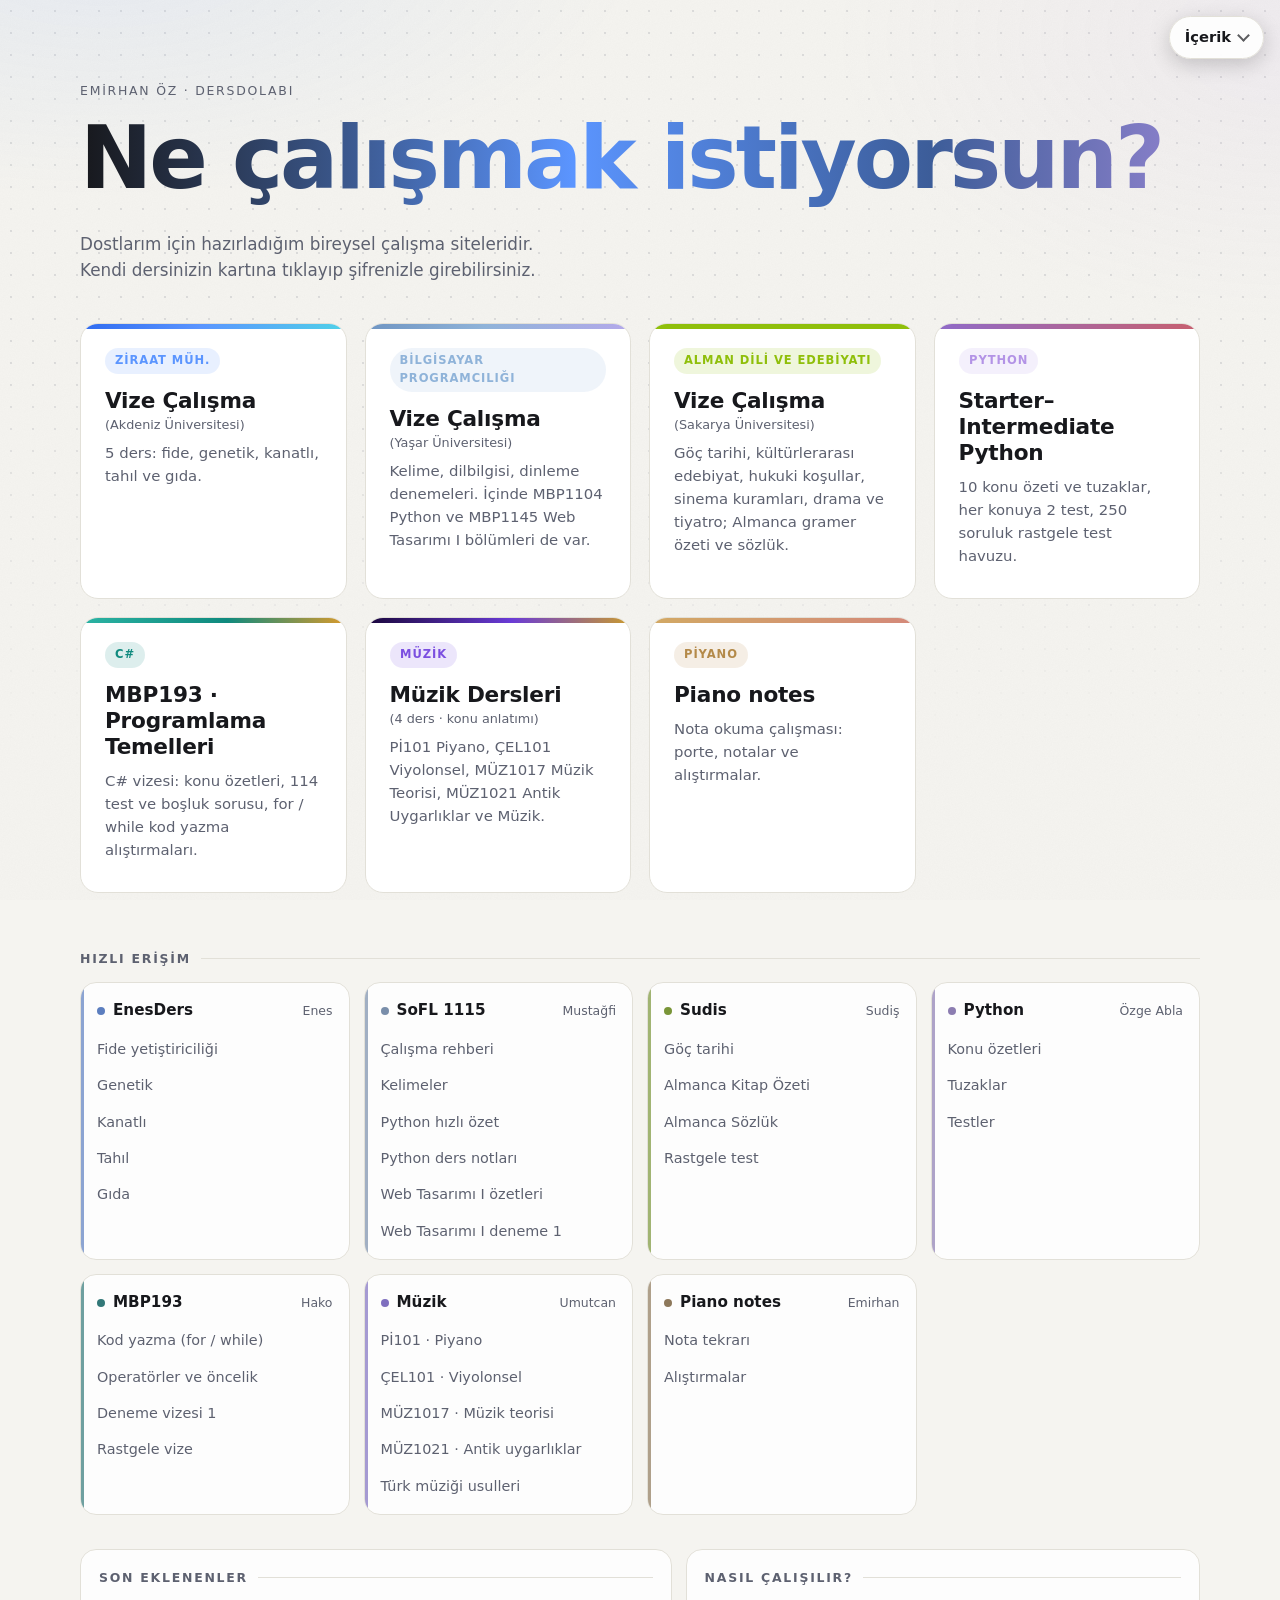
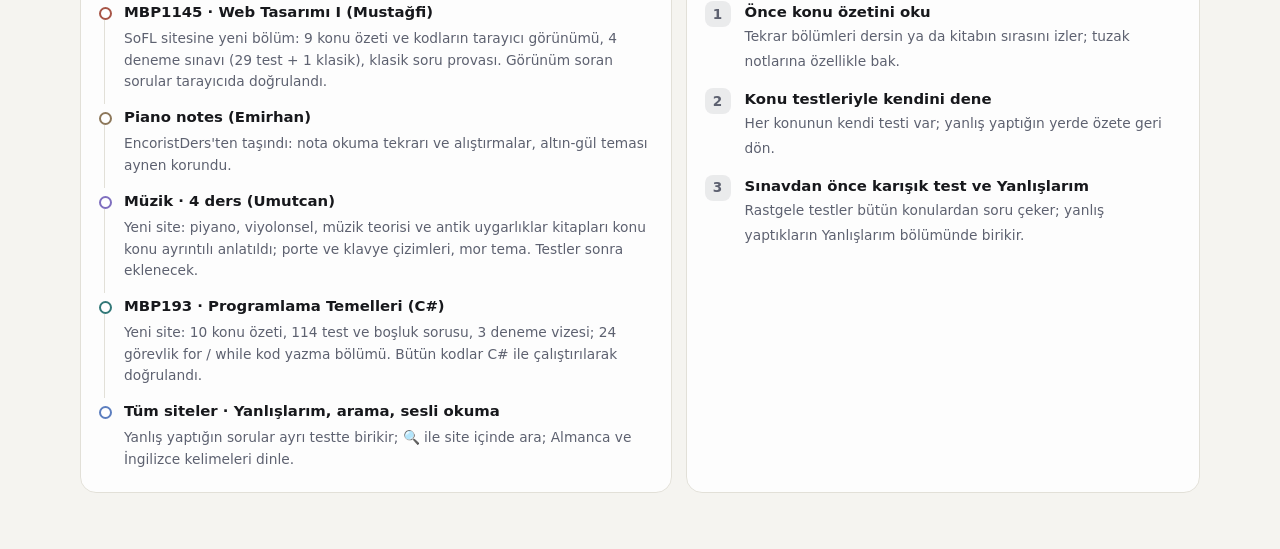
<file: index.html>
<!DOCTYPE html>
<html lang="tr">
<head>
<meta charset="utf-8">
<meta name="viewport" content="width=device-width, initial-scale=1">
<title>DersDolabı · Çalışma siteleri</title>
<meta name="description" content="EnesDers, SoFL 1115 İngilizce ve Python, Sudis, Starter–Intermediate Python ve MBP193 Programlama Temelleri (C#), müzik dersleri ve Piano notes çalışma siteleri tek yerde.">
<link rel="preconnect" href="https://fonts.googleapis.com">
<link rel="preconnect" href="https://fonts.gstatic.com" crossorigin>
<link href="https://fonts.googleapis.com/css2?family=Nunito:wght@400;700;800&display=swap" rel="stylesheet">
<style>

  :root{
    --c1:#5b95ff; --c2:#b393e6;
    --bg:#0e0f13; --panel:#16181f; --line:#262a35; --ink:#eceef3; --mute:#9aa1b2;
  }
  @media (prefers-color-scheme: light){
    :root{ --bg:#f5f4f0; --panel:#ffffff; --line:#e2e0d8; --ink:#17181c; --mute:#5d6170; }
  }
  *{box-sizing:border-box}
  html,body{margin:0}
  body{
    min-height:100vh; background:var(--bg); color:var(--ink);
    font:16px/1.55 system-ui,-apple-system,"Segoe UI",Roboto,sans-serif;
    display:flex; flex-direction:column;
  }
  main{width:min(1120px,92vw); margin:0 auto; padding:clamp(40px,9vh,96px) 0 56px; flex:1}
  .eyebrow{font-size:.78rem; letter-spacing:.14em; text-transform:uppercase; color:var(--mute); margin:0 0 10px}
  h1{font-size:clamp(2.2rem,5.5vw,3.6rem); line-height:1.05; margin:0 0 14px; letter-spacing:-.02em}
  .lead{color:var(--mute); max-width:46ch; margin:0 0 48px; font-size:1.05rem}

  /* ---------- kartlar ---------- */
  .grid{display:grid; gap:18px; grid-template-columns:repeat(auto-fit,minmax(240px,1fr))}
  /* Kart dururken hiç dönüştürülmez (düz, tam çözünürlük). Büyüme ölçekle değil gerçek boyutla yapılır. */
  a.card{
    display:block; height:276px; text-decoration:none; color:inherit; border-radius:18px; outline:none;
    position:relative; z-index:0; perspective:1200px;
  }
  .flip{
    position:absolute; inset:0;
    transition:transform .85s cubic-bezier(.45,.05,.2,1.12), inset .55s cubic-bezier(.34,1.45,.55,1);
  }
  a.card.p3d .flip{transform-style:preserve-3d}
  .face{
    position:absolute; inset:0; border-radius:18px; overflow:hidden;
    backface-visibility:hidden; -webkit-backface-visibility:hidden;
    display:flex; flex-direction:column; gap:10px; padding:24px;
    -webkit-font-smoothing:antialiased; text-rendering:optimizeLegibility;
  }
  .face > *{position:relative; z-index:1}
  .front{background:var(--panel); border:1px solid var(--line)}
  .front::before{content:""; position:absolute; inset:0 0 auto 0; height:5px; background:var(--accent)}
  .back{transform:rotateY(180deg)}

  a.card.hov{z-index:2}
  a.card.hov .flip{inset:-10px -9px}
  a.card.flipped .flip{transform:rotateY(180deg)}
  /* Dönüş bitince: 3B katman kalkar, arka yüz düz ve net çizilir */
  a.card.settled .flip{transform:none; transform-style:flat; transition:none}
  a.card.settled .front{visibility:hidden}
  a.card.settled .back{transform:none}
  a.card.snap .flip{transition:none}
  a.card:focus-visible .face{box-shadow:0 0 0 3px var(--accent)}

  .tag{
    align-self:flex-start; font-size:.72rem; font-weight:600; letter-spacing:.08em; text-transform:uppercase;
    padding:4px 10px; border-radius:999px; color:var(--accent);
    background:color-mix(in srgb, var(--accent) 14%, transparent);
  }
  .front h2{margin:4px 0 0; font-size:1.35rem; letter-spacing:-.01em; line-height:1.2}
  .front p{margin:0; color:var(--mute); font-size:.93rem}
  .hint{margin-top:auto; font-size:.8rem; color:var(--mute)}
  .front h2 small{display:block; font-size:.8rem; font-weight:500; color:var(--mute); margin-top:3px; letter-spacing:0}
  .front p{margin-bottom:auto}
  .go{margin-top:auto; font-weight:600; font-size:.9rem}

  /* ---------- EnesDers · lacivert, canlı ---------- */
  .enes{--accent:#5b95ff}
  .enes .front::before{background:linear-gradient(90deg,#2f6bf0,#5b95ff 45%,#4fd1e8)}
  .enes .back{color:#e8eeff; border:1px solid #2a4a8c; box-shadow:0 8px 28px rgba(20,60,160,.35);
    background:radial-gradient(circle at 100% 0%, rgba(79,209,232,.22), transparent 55%), radial-gradient(circle at 0% 100%, rgba(91,149,255,.25), transparent 55%), linear-gradient(160deg,#0f2150,#0a1530 65%)}
  .enes .back::before{content:""; position:absolute; inset:0 0 auto 0; height:3px; background:linear-gradient(90deg,#2f6bf0,#5b95ff 40%,#4fd1e8 75%,#8f8cff)}
  .enes .b-title{font-weight:800; font-size:1.45rem; background:linear-gradient(90deg,#fff 20%,#8fbaff 60%,#4fd1e8); -webkit-background-clip:text; background-clip:text; color:transparent}
  .enes .b-sub{color:#9fb1da; font-size:.85rem}
  .chips{display:flex; flex-wrap:wrap; gap:6px; margin-top:2px}
  .enes .chips span{background:rgba(18,36,77,.8); border:1px solid #2a4a8c; color:#e8eeff; padding:4px 10px; border-radius:999px; font-size:.78rem}
  .enes .chips span:nth-child(1){background:linear-gradient(135deg,#2f6bf0,#5b95ff); border-color:transparent}
  .enes .chips span:nth-child(2){border-color:rgba(79,209,232,.6); color:#9be6f3}
  .enes .chips span:nth-child(3){border-color:rgba(143,140,255,.6); color:#c3c1ff}
  .enes .chips span:nth-child(4){border-color:rgba(63,199,164,.6); color:#8ee0c8}
  .enes .chips span:nth-child(5){border-color:rgba(111,182,255,.6); color:#a9d2ff}
  .enes .go{color:#7fb0ff}

  .ui-bar{display:flex; gap:6px; align-items:center; padding:12px 16px; border-bottom:1px solid}
  .ui-bar i{display:block; padding:4px 10px; border-radius:7px; font-style:normal; font-size:.78rem}
  .ui-bar i.on{font-weight:600}
  .ui-body{padding:14px 16px; display:flex; flex-direction:column; gap:10px; flex:1}
  .ui-body .go{margin-top:auto}

  /* ---------- SoFL 1115 · koyu gri + çelik mavisi, canlı ---------- */
  .sofl{--accent:#8fb3d9}
  .sofl .front::before{background:linear-gradient(90deg,#6f95c2,#8fb3d9 45%,#b4a9ea)}
  .sofl .back{color:#e4e6ea; border:1px solid #3d4552; padding:0; box-shadow:0 8px 26px rgba(0,0,0,.35);
    background:radial-gradient(circle at 100% 0%, rgba(180,169,234,.16), transparent 55%), radial-gradient(circle at 0% 100%, rgba(143,179,217,.16), transparent 55%), #1c1f24}
  .sofl .ui-bar{background:rgba(37,41,48,.9); border-color:#363c46; position:relative}
  .sofl .ui-bar::after{content:""; position:absolute; left:0; right:0; bottom:-1px; height:2px; background:linear-gradient(90deg,#6f95c2,#8fb3d9 40%,#b4a9ea 75%,transparent)}
  .sofl .ui-bar i{color:#9aa1ab}
  .sofl .ui-bar i.on{background:linear-gradient(135deg,rgba(143,179,217,.3),rgba(180,169,234,.22)); color:#fff}
  .sofl .ui-body{gap:9px}
  .q{background:linear-gradient(165deg,rgba(143,179,217,.12),#252930 60%); border:1px solid #363c46; border-left:3px solid rgba(143,179,217,.6); border-radius:10px; padding:10px 12px; font-size:.86rem}
  .q b{color:#8fb3d9; font-family:ui-monospace,Consolas,monospace; font-weight:600}
  .opts{display:flex; gap:6px; margin-top:8px}
  .opts span{flex:1; text-align:center; padding:4px 0; border-radius:7px; background:#2c3139; border:1px solid #363c46; font-size:.78rem}
  .opts span.ok{border-color:#8fd1bf; color:#8fd1bf; background:rgba(143,209,191,.14)}
  .sofl .go{color:#8fb3d9}

  /* ---------- Sudis · yumuşak lime ---------- */
  .sudis{--accent:#8fbf0a}
  .sudis .back{background:#f3f5ee; color:#2b3027; border:1px solid #e0e5d5; border-top:5px solid #a4db00; font-family:"Nunito",system-ui,sans-serif;
    box-shadow:0 1px 2px rgba(40,50,20,.05),0 6px 18px rgba(40,50,20,.12)}
  .sudis .b-title{font-weight:800; font-size:1.6rem; color:#4f6e00}
  .sudis .b-sub{color:#687062; font-size:.88rem}
  .sudis .topics{display:flex; flex-direction:column; gap:6px}
  .sudis .topics span{background:#fbfcf8; border:1px solid #e0e5d5; border-radius:10px; padding:6px 10px; font-size:.82rem; font-weight:600}
  .sudis .topics span:first-child{background:#edf5d8; border-color:#d3e6a3; color:#4f6e00}
  .sudis .go{color:#4f6e00; font-weight:800}

  /* ---------- arka yüzde isimler ---------- */
  .wm{position:absolute !important; z-index:0 !important; left:0; right:0; text-align:center; bottom:-14px; line-height:1.35; padding:.12em 0; font-weight:800;
      letter-spacing:-.03em; pointer-events:none; white-space:nowrap; user-select:none}
  .enes .wm{font-size:4.6rem; bottom:34px; color:transparent; background:linear-gradient(180deg,#4fd1e8,#5b95ff 55%,#2f6bf0); -webkit-background-clip:text; background-clip:text; opacity:.42}
  .sofl .wm{font-size:3rem; bottom:40px; color:transparent; background:linear-gradient(180deg,#b4a9ea,#8fb3d9); -webkit-background-clip:text; background-clip:text; opacity:.32}
  .sudis .wm{font-family:"Nunito",system-ui,sans-serif; font-size:4.2rem; bottom:42px; color:#8fbf0a; opacity:.3}
  .sudis .back .b-title{display:none}

  /* ---------- Starter–Intermediate Python · mor-kırmızı ---------- */
  /* ---------- MBP193 · zümrüt camgöbeği ---------- */
  .p193{--accent:#0f8a7e}
  .p193 .front::before{background:linear-gradient(90deg,#2bb3a3,#0f8a7e 55%,#d99a2b)}
  .p193 .back{background:#0f1c1b; color:#e3f2ef; border:1px solid #24403c; padding:0; box-shadow:0 8px 26px rgba(15,138,126,.25)}
  .p193 .ui-bar{background:#132624; border-color:#24403c; position:relative}
  .p193 .ui-bar::after{content:""; position:absolute; left:0; right:0; bottom:-1px; height:2px; background:linear-gradient(90deg,#2bb3a3,#d99a2b)}
  .p193 .ui-bar i{color:#8fb0ab}
  .p193 .ui-bar i.on{background:#173b36; color:#5ee0cf}
  .p193 .b-title.sm{font-weight:700; font-size:1.08rem; color:#5ee0cf}
  .p193 .code2{font-family:"JetBrains Mono",Consolas,Menlo,monospace; font-size:.74rem; line-height:1.55; background:#08110f; color:#e3f2ef; padding:10px 12px; border-radius:10px; white-space:pre; overflow:hidden}
  .p193 .code2 .k{color:#3fd0bd} .p193 .code2 .n{color:#f0b860} .p193 .code2 .f{color:#9fd0c4} .p193 .code2 .s{color:#a5e3a1}
  .p193 .go{color:#5ee0cf}
  .p193 .ui-body{padding:10px 16px 12px; gap:7px}
  .p193 .b-title.sm{font-size:1rem}
  .p193 .code2{padding:8px 11px; font-size:.7rem; line-height:1.45}
  .p193 .wm{font-size:2.6rem; bottom:34px; color:transparent; background:linear-gradient(90deg,#2bb3a3,#d99a2b); -webkit-background-clip:text; background-clip:text; opacity:.25}

  .spy{--accent:#b393e6}
  .spy .front::before{background:linear-gradient(90deg,#8f6bc9,#c7606f)}
  .spy .back{background:#16111b; color:#ebe3ef; border:1px solid #33293d; padding:0;
    background-image:radial-gradient(circle at 100% 100%, rgba(199,96,111,.22), transparent 55%), radial-gradient(circle at 0% 0%, rgba(143,107,201,.18), transparent 50%)}
  .spy .ui-bar{background:#1e1724; border-color:#33293d; position:relative}
  .spy .ui-bar::after{content:""; position:absolute; left:0; right:0; bottom:-1px; height:2px; background:linear-gradient(90deg,#8f6bc9,#c7606f)}
  .spy .ui-bar i{color:#a597b0}
  .spy .ui-bar i.on{background:#2a2138; color:#b393e6}
  .spy .b-title.sm{font-weight:700; font-size:1.08rem; background:linear-gradient(90deg,#c6a4f2,#e7a3ae); -webkit-background-clip:text; background-clip:text; color:transparent; width:fit-content}
  .spy .code2{font-family:"JetBrains Mono",Consolas,Menlo,monospace; font-size:.74rem; line-height:1.55; background:#120d16; color:#e8deee;
    border:1px solid #33293d; border-radius:10px; padding:9px 11px; white-space:pre; overflow:hidden}
  .spy .code2 .k{color:#c6a4f2} .spy .code2 .s{color:#e7a3ae} .spy .code2 .n{color:#f0c38e} .spy .code2 .f{color:#9fd0c4}
  .spy .go{color:#df7b8a}
  .spy .wm{font-size:2.2rem; bottom:44px; color:transparent; background:linear-gradient(90deg,#8f6bc9,#c7606f);
    -webkit-background-clip:text; background-clip:text; opacity:.38}


  /* ---------- Enes, Mustağfi, Sudiş: Starter Python kart yapısı ---------- */
  .enes .back,.sofl .back,.sudis .back{padding:0; background:#0f1218; color:#e5e8ee; border:1px solid #262c37; border-top:1px solid #262c37; font-family:inherit; box-shadow:0 8px 26px rgba(0,0,0,.35)}
  .enes .back::before{display:none}
  .enes .ui-bar,.sofl .ui-bar,.sudis .ui-bar{background:#161a22; border-color:#262c37; position:relative}
  .enes .ui-bar::after,.sofl .ui-bar::after,.sudis .ui-bar::after{content:""; position:absolute; left:0; right:0; bottom:-1px; height:2px; background:var(--band)}
  .enes .ui-bar i,.sofl .ui-bar i,.sudis .ui-bar i{color:#98a1b1; background:none}
  .enes .ui-bar i.on,.sofl .ui-bar i.on,.sudis .ui-bar i.on{background:var(--soft); color:var(--hi)}
  .enes .ui-body,.sofl .ui-body,.sudis .ui-body{padding:10px 16px 12px; gap:7px}
  .enes .b-title.sm,.sofl .b-title.sm,.sudis .b-title.sm{display:block; font-weight:700; font-size:1rem; background:var(--band); -webkit-background-clip:text; background-clip:text; color:transparent; width:fit-content}
  .mini{background:#161a22; border:1px solid #262c37; border-radius:10px; padding:8px 11px; display:flex; flex-direction:column; gap:5px; font-size:.74rem; line-height:1.35}
  .mini b{font-weight:600; color:#e5e8ee; font-size:.78rem}
  .mini span{display:flex; align-items:center; gap:7px; color:#c9cfda}
  .mini em{flex:none; width:16px; height:16px; border-radius:50%; display:grid; place-items:center; font-style:normal; font-size:.62rem; font-weight:700; background:var(--soft); color:var(--hi)}
  .mini span.ok{color:#4cc27f} .mini span.ok em{background:#4cc27f; color:#0f1218}
  .enes{--band:linear-gradient(90deg,#5b8cff,#3fc4dc); --soft:#1b2440; --hi:#8fb0ff}
  .sofl{--band:linear-gradient(90deg,#8fb3d9,#b4a9ea); --soft:#1e2836; --hi:#b9cfe8}
  .sudis{--band:linear-gradient(90deg,#c5ec4a,#4fc79a); --soft:#1d2614; --hi:#bde453}
  .enes .go{color:#8fb0ff} .sofl .go{color:#b4a9ea} .sudis .go{color:#bde453; font-weight:600}
  .enes .wm,.sofl .wm,.sudis .wm{font-family:inherit; font-size:2.6rem; bottom:38px; color:transparent; background:var(--band); -webkit-background-clip:text; background-clip:text; opacity:.3}
  .sofl .wm{font-size:2.2rem}
  .mini i{font-style:normal}
  .enes .back{background-image:radial-gradient(circle at 100% 100%, rgba(63,196,220,.18), transparent 55%), radial-gradient(circle at 0% 0%, rgba(91,140,255,.16), transparent 50%)}
  .sofl .back{background-image:radial-gradient(circle at 100% 100%, rgba(180,169,234,.18), transparent 55%), radial-gradient(circle at 0% 0%, rgba(143,179,217,.15), transparent 50%)}
  .sudis .back{background-image:radial-gradient(circle at 100% 100%, rgba(79,199,154,.16), transparent 55%), radial-gradient(circle at 0% 0%, rgba(164,219,0,.14), transparent 50%)}

  /* ---------- Müzik (Umutcan): Starter kart yapısı, mor #19063B ---------- */
  .muz{--accent:#7b4fe0; --band:linear-gradient(90deg,#9b7bff,#d4c2ff 55%,#f0c96a); --soft:#33176c; --hi:#d4c2ff}
  .muz .front::before{background:linear-gradient(90deg,#19063b,#6a3bd6 55%,#c99a2e)}
  .muz .back{padding:0; background:#19063b; color:#f1ebff; border:1px solid #3e1f7e; font-family:inherit; box-shadow:0 8px 26px rgba(3,4,30,.45);
    background-image:radial-gradient(circle at 100% 100%, rgba(240,201,106,.16), transparent 55%), radial-gradient(circle at 0% 0%, rgba(155,123,255,.22), transparent 50%)}
  .muz .ui-bar{background:#230d52; border-color:#3e1f7e; position:relative}
  .muz .ui-bar::after{content:""; position:absolute; left:0; right:0; bottom:-1px; height:2px; background:var(--band)}
  .muz .ui-bar i{color:#b9a8de; background:none}
  .muz .ui-bar i.on{background:var(--soft); color:var(--hi)}
  .muz .ui-body{padding:10px 16px 12px; gap:7px}
  .muz .b-title.sm{display:block; font-weight:700; font-size:1rem; background:var(--band); -webkit-background-clip:text; background-clip:text; color:transparent; width:fit-content}
  .muz .mini{background:#230d52; border-color:#3e1f7e}
  .muz .mini em{color:#f0c96a}
  .muz .go{color:#f0c96a; font-weight:600}
  .muz .wm{font-family:inherit; font-size:2.4rem; bottom:38px; color:transparent; background:var(--band); -webkit-background-clip:text; background-clip:text; opacity:.3}

  /* ---------- Piano notes (Emirhan): Starter kart yapısı, altın-gül teması ---------- */
  .pno{--accent:#b48a49; --band:linear-gradient(90deg,#d2a964,#d4897a); --soft:#2a2316; --hi:#e0bb7a}
  .pno .front::before{background:var(--band)}
  .pno .back{padding:0; background:#0f1218; color:#e5e8ee; border:1px solid #262c37; box-shadow:0 8px 26px rgba(0,0,0,.35);
    background-image:radial-gradient(circle at 100% 100%, rgba(212,137,122,.15), transparent 55%), radial-gradient(circle at 0% 0%, rgba(210,169,100,.14), transparent 50%)}
  .pno .ui-bar{background:#161a22; border-color:#262c37; position:relative}
  .pno .ui-bar::after{content:""; position:absolute; left:0; right:0; bottom:-1px; height:2px; background:var(--band)}
  .pno .ui-bar i{color:#98a1b1; background:none}
  .pno .ui-bar i.on{background:var(--soft); color:var(--hi)}
  .pno .ui-body{padding:10px 16px 12px; gap:7px}
  .pno .b-title.sm{display:block; font-weight:700; font-size:1rem; background:var(--band); -webkit-background-clip:text; background-clip:text; color:transparent; width:fit-content}
  .pno .staffbox{background:#161a22; border:1px solid #262c37; border-radius:10px; padding:6px 10px; color:#e5e8ee}
  .pno .staffbox svg{display:block; width:100%; height:52px}
  .pno .go{color:var(--hi); font-weight:600}
  .pno .wm{font-family:inherit; font-size:2.6rem; bottom:38px; color:transparent; background:var(--band); -webkit-background-clip:text; background-clip:text; opacity:.3}

  /* dokunmatik: takla yok, kart düz kalır */
  @media (prefers-reduced-motion: reduce){ .flip{transition:none} }


  /* ---------- sayfa dolgusu: soluk doku + ek bölümler ---------- */
  body{position:relative; isolation:isolate}
  body::before{content:""; position:fixed; inset:0; z-index:-1; pointer-events:none;
    background:
      radial-gradient(60vw 40vh at 8% -6%, rgba(91,149,255,.09), transparent 70%),
      radial-gradient(50vw 45vh at 100% 4%, rgba(179,147,230,.08), transparent 70%),
      radial-gradient(rgba(140,146,160,.18) 1px, transparent 1.4px) 0 0/22px 22px;
    background:
      radial-gradient(60vw 40vh at 8% -6%, color-mix(in srgb, var(--c1) 9%, transparent), transparent 70%),
      radial-gradient(50vw 45vh at 100% 4%, color-mix(in srgb, var(--c2) 8%, transparent), transparent 70%),
      radial-gradient(color-mix(in srgb, var(--mute) 16%, transparent) 1px, transparent 1.4px) 0 0/22px 22px;
    -webkit-mask-image:linear-gradient(180deg,#000 0,#000 40%,transparent 85%); mask-image:linear-gradient(180deg,#000 0,#000 40%,transparent 85%)}
  .lead{margin-bottom:40px}
  @media (max-width:640px){
    body::before{-webkit-mask-image:linear-gradient(180deg,#000 0,#000 55%,rgba(0,0,0,.35) 100%); mask-image:linear-gradient(180deg,#000 0,#000 55%,rgba(0,0,0,.35) 100%);
      background:
        radial-gradient(110vw 45vh at 0% -8%, rgba(91,149,255,.15), transparent 70%),
        radial-gradient(100vw 50vh at 100% 12%, rgba(179,147,230,.13), transparent 70%),
        radial-gradient(rgba(140,146,160,.2) 1px, transparent 1.5px) 0 0/20px 20px}
  }
  .more{margin-top:56px}
  .sec{display:flex; align-items:center; gap:10px; font-size:.78rem; letter-spacing:.14em; text-transform:uppercase; color:var(--mute); font-weight:700; margin:0 0 14px}
  .sec::after{content:""; flex:1; height:1px; background:var(--line)}
  .ql-grid{display:grid; gap:14px; grid-template-columns:repeat(auto-fit,minmax(220px,1fr))}
  .ql{--cm:color-mix(in srgb, var(--c) 55%, var(--mute)); background:color-mix(in srgb, var(--panel) 82%, transparent); border:1px solid var(--line);
    border-radius:16px; padding:16px 16px 10px; position:relative; overflow:hidden}
  .ql::before{content:""; position:absolute; inset:0 auto 0 0; width:3px; background:var(--cm); opacity:.7}
  .ql-h{display:flex; align-items:center; gap:8px; margin:0 0 8px; font-weight:700; font-size:.95rem}
  .ql-h i{width:8px; height:8px; border-radius:50%; background:var(--cm)}
  .ql-h small{margin-left:auto; color:var(--mute); font-weight:500; font-size:.78rem}
  .ql a{display:flex; justify-content:space-between; gap:8px; padding:7px 8px; margin:0 -8px; border-radius:8px; color:var(--mute); text-decoration:none; font-size:.9rem;
    transition:background .2s, color .2s}
  .ql a span{opacity:0; transform:translateX(-4px); transition:.2s}
  .ql a:hover, .ql a:focus-visible{color:var(--ink); background:color-mix(in srgb, var(--cm) 12%, transparent); outline:none}
  .ql a:hover span, .ql a:focus-visible span{opacity:1; transform:none; color:var(--cm)}
  .duo{display:grid; gap:14px; grid-template-columns:1.15fr 1fr; margin-top:34px}
  @media (max-width:820px){ .duo{grid-template-columns:1fr} }
  .panel{background:color-mix(in srgb, var(--panel) 82%, transparent); border:1px solid var(--line); border-radius:16px; padding:18px 18px 8px}
  .tl{list-style:none; margin:0; padding:0}
  .tl li{display:grid; grid-template-columns:auto 1fr; gap:4px 12px; padding:0 0 14px 0; position:relative}
  .tl li::before{content:""; grid-row:1/3; width:9px; height:9px; margin-top:6px; border-radius:50%; background:var(--panel);
    border:2px solid color-mix(in srgb, var(--c) 55%, var(--mute))}
  .tl li:not(:last-child)::after{content:""; position:absolute; left:5px; top:19px; bottom:2px; width:1px; background:var(--line)}
  .tl b{font-size:.93rem}
  .tl span{grid-column:2; color:var(--mute); font-size:.86rem}
  .steps{list-style:none; counter-reset:s; margin:0; padding:0}
  .steps li{counter-increment:s; display:grid; grid-template-columns:30px 1fr; gap:10px; padding:0 0 14px}
  .steps li::before{content:counter(s); width:26px; height:26px; display:grid; place-items:center; border-radius:8px; font-weight:700; font-size:.85rem;
    color:var(--mute); background:color-mix(in srgb, var(--mute) 12%, transparent)}
  .steps b{display:block; font-size:.93rem}
  .steps span{color:var(--mute); font-size:.86rem}
  footer{display:flex; flex-wrap:wrap; gap:6px 18px; justify-content:space-between}
  footer a{color:var(--mute); text-decoration:none; border-bottom:1px dashed var(--line)}
  footer a:hover{color:var(--ink)}
  footer{width:min(1120px,92vw); margin:0 auto; padding:22px 0 30px; border-top:1px solid var(--line); color:var(--mute); font-size:.85rem}
  /* ---------- "Ne çalışmak istiyorsun?" renk dalgası ---------- */
  .ask{font-size:clamp(2.6rem,7.2vw,5.4rem); line-height:1.12; letter-spacing:-.035em; margin:0 0 10px; font-weight:800; padding:0 0 .16em;
    background:linear-gradient(90deg,var(--ink),var(--c1) 22%,color-mix(in srgb,var(--c1) 55%,var(--ink)) 38%,var(--c2) 55%,color-mix(in srgb,var(--c2) 50%,var(--ink)) 72%,var(--c1) 86%,var(--ink)) 0 0/200% 100% repeat-x;
    -webkit-background-clip:text; background-clip:text; color:transparent;
    animation:ask-wave 3.5s linear infinite}
  @keyframes ask-wave{ from{background-position:0 0} to{background-position:-200% 0} }
  @media (prefers-reduced-motion: reduce){ .ask{animation:none} }
  /* grain dokusu */
  body::after{content:""; position:fixed; inset:0; z-index:-1; pointer-events:none; opacity:.05;
    background-image:url("data:image/svg+xml,%3Csvg xmlns='http://www.w3.org/2000/svg' width='180' height='180'%3E%3Cfilter id='n'%3E%3CfeTurbulence type='fractalNoise' baseFrequency='.85' numOctaves='3' stitchTiles='stitch'/%3E%3CfeColorMatrix values='0 0 0 0 .5 0 0 0 0 .5 0 0 0 0 .5 0 0 0 1 0'/%3E%3C/filter%3E%3Crect width='100%25' height='100%25' filter='url(%23n)'/%3E%3C/svg%3E")}
  @media (prefers-color-scheme: light){ body::after{opacity:.06} }
  /* ---------- sağ üstte "İçerik" paneli ---------- */
  .toc-pop{position:fixed; top:16px; right:16px; z-index:60}
  .toc-pop > summary{list-style:none; cursor:pointer; display:inline-flex; align-items:center; gap:8px; padding:9px 15px; border-radius:99px;
    font-weight:700; font-size:.92rem; color:var(--ink); background:color-mix(in srgb, var(--panel) 88%, transparent); border:1px solid var(--line);
    -webkit-backdrop-filter:blur(8px); backdrop-filter:blur(8px); box-shadow:0 6px 20px rgba(0,0,0,.18); user-select:none}
  .toc-pop > summary::-webkit-details-marker{display:none}
  .toc-pop > summary::after{content:""; width:7px; height:7px; border-right:2px solid currentColor; border-bottom:2px solid currentColor; transform:translateY(-2px) rotate(45deg); transition:transform .2s; opacity:.7}
  .toc-pop[open] > summary::after{transform:translateY(2px) rotate(-135deg)}
  .toc-pop > summary:hover{border-color:color-mix(in srgb, var(--c1) 55%, var(--line))}
  .toc-pop > summary:focus-visible{outline:2px solid var(--c1); outline-offset:2px}
  .toc-box{position:absolute; right:0; top:calc(100% + 8px); width:min(380px, calc(100vw - 32px)); max-height:min(72vh, 620px); overflow:auto;
    background:var(--panel); border:1px solid var(--line); border-radius:18px; padding:8px; box-shadow:0 22px 50px rgba(0,0,0,.35)}
  .toc-box h3{margin:6px 10px 6px; font-size:.72rem; letter-spacing:.14em; text-transform:uppercase; color:var(--mute); font-weight:700}
  .toc-site{display:block; padding:11px 12px 12px; border-radius:12px; color:var(--ink); text-decoration:none}
  .toc-site + .toc-site{border-top:1px solid var(--line); border-radius:0 0 12px 12px}
  .toc-site:hover{background:color-mix(in srgb, var(--c) 10%, transparent)}
  .toc-site b{display:flex; align-items:center; gap:8px; font-size:.95rem}
  .toc-site b::before{content:""; width:9px; height:9px; border-radius:50%; background:var(--c); flex:none}
  .toc-site b em{font-style:normal; font-weight:500; color:var(--mute); font-size:.82rem; margin-left:auto}
  .toc-site ul{margin:6px 0 0 17px; padding:0; list-style:none; color:var(--mute); font-size:.85rem; line-height:1.5}
  .toc-site li b{display:inline; color:var(--ink); font-size:inherit}
  .toc-site li b::before{content:none}
  @media (max-width:640px){ .toc-pop{top:10px; right:10px} .toc-pop > summary{padding:8px 13px} }
</style>
<style id="vt-slide">
@view-transition{navigation:auto}
::view-transition-old(root){animation:.5s cubic-bezier(.65,0,.25,1) both vt-out-l}
::view-transition-new(root){animation:.5s cubic-bezier(.65,0,.25,1) both vt-in-r}
html:active-view-transition-type(back)::view-transition-old(root){animation-name:vt-out-r}
html:active-view-transition-type(back)::view-transition-new(root){animation-name:vt-in-l}
@keyframes vt-out-l{to{transform:translateX(-100%)}}
@keyframes vt-in-r{from{transform:translateX(100%)}}
@keyframes vt-out-r{to{transform:translateX(100%)}}
@keyframes vt-in-l{from{transform:translateX(-100%)}}
@media (prefers-reduced-motion:reduce){@view-transition{navigation:none}}
</style>
<script id="vt-dir">
addEventListener('pagereveal',function(e){if(!e.viewTransition)return;try{var a=navigation.activation;if(!a||!a.from)return;var d=function(u){return new URL(u).pathname.replace(/index\.html$/,'').split('/').filter(Boolean).length};e.viewTransition.types.add(d(a.entry.url)<d(a.from.url)?'back':'forward')}catch(_){}});
</script>
</head>
<body>
<details class="toc-pop" id="tocPop">
  <summary>İçerik</summary>
  <div class="toc-box">
    <h3>Hangi sitede ne var?</h3>
    <a class="toc-site" style="--c:#5b95ff" href="enesders/"><b>EnesDers<em>Enes</em></b><ul>
      <li><b>5</b> tarım dersi: fide, genetik, kanatlı, tahıl ve gıda</li><li>Konu özetleri ve testler</li></ul></a>
    <a class="toc-site" style="--c:#8fb3d9" href="sofl1115/"><b>SoFL 1115<em>Mustağfi</em></b><ul>
      <li>İngilizce A1: kelime, dilbilgisi, dinleme denemeleri</li><li>MBP1104 Python bölümü</li>
      <li>MBP1145 Web Tasarımı I: <b>211</b> HTML / CSS sorusu, 4 deneme sınavı</li></ul></a>
    <a class="toc-site" style="--c:#8fbf0a" href="sudis/"><b>Sudis<em>Sudiş</em></b><ul>
      <li>Göç tarihi, kültürlerarası edebiyat, hukuki koşullar, sinema, drama ve tiyatro</li>
      <li>Almanca sözlük: <b>3452</b> kelime</li><li>Almanca gramer özeti: <b>63</b> bölüm</li></ul></a>
    <a class="toc-site" style="--c:#b393e6" href="starter-python/"><b>Starter–Intermediate Python<em>Özge Abla</em></b><ul>
      <li><b>10</b> konu özeti ve tuzaklar</li><li><b>250</b> Python sorusu, her konuya 2 test</li></ul></a>
    <a class="toc-site" style="--c:#0f8a7e" href="mbp193/"><b>MBP193 · Programlama Temelleri<em>Hako</em></b><ul>
      <li><b>114</b> C# test ve boşluk sorusu</li><li>for / while kod yazma alıştırmaları</li></ul></a>
    <a class="toc-site" style="--c:#7b4fe0" href="muzik/"><b>Müzik Dersleri<em>Umutcan</em></b><ul>
      <li><b>4</b> ders: Pİ101 Piyano, ÇEL101 Viyolonsel, MÜZ1017 Teori, MÜZ1021 Antik Uygarlıklar</li><li>Ayrıntılı konu anlatımı</li></ul></a>
    <a class="toc-site" style="--c:#b48a49" href="piano/"><b>Piano notes<em>Emirhan</em></b><ul>
      <li>Nota okuma: porte, notalar ve alıştırmalar</li></ul></a>
  </div>
</details>
<script>
(function(){var d=document.getElementById('tocPop');
document.addEventListener('click',function(e){if(d.open&&!d.contains(e.target))d.open=false});
document.addEventListener('keydown',function(e){if(e.key==='Escape'&&d.open){d.open=false;d.querySelector('summary').focus()}});
d.querySelector('.toc-box').addEventListener('click',function(e){if(e.target.closest('a'))d.open=false});})();
</script>
<main>
  <p class="eyebrow">Emirhan Öz · DersDolabı</p>
  <h1 class="ask">Ne çalışmak istiyorsun?</h1>
  <p class="lead">Dostlarım için hazırladığım bireysel çalışma siteleridir. Kendi dersinizin kartına tıklayıp şifrenizle girebilirsiniz.</p>

  <div class="grid">
    <a class="card enes" href="enesders/" aria-label="EnesDers vize çalışma sitesini aç">
      <div class="flip">
        <div class="face front">
          <span class="tag">Ziraat Müh.</span>
          <h2>Vize Çalışma <small>(Akdeniz Üniversitesi)</small></h2>
          <p>5 ders: fide, genetik, kanatlı, tahıl ve gıda.</p>
        </div>
        <div class="face back" aria-hidden="true">
          <span class="wm">Enes</span>
          <div class="ui-bar"><i class="on">Genel Tekrar</i><i>Test</i></div>
          <div class="ui-body">
            <span class="b-title sm">Vize Çalışma · Tahıl–Baklagil</span>
            <div class="mini"><b>Önemli noktalar</b><span><em>1</em><i>Tarla bitkileri <strong>4</strong> ana grup</i></span><span><em>2</em>Kavuzlu: arpa, yulaf, çeltik</span></div>
            <span class="go">Siteyi aç →</span>
          </div>
        </div>
      </div>
    </a>

    <a class="card sofl" href="sofl1115/" aria-label="SoFL 1115 İngilizce ve Python sitesini aç">
      <div class="flip">
        <div class="face front">
          <span class="tag">Bilgisayar Programcılığı</span>
          <h2>Vize Çalışma <small>(Yaşar Üniversitesi)</small></h2>
          <p>Kelime, dilbilgisi, dinleme denemeleri. İçinde MBP1104 Python ve MBP1145 Web Tasarımı I bölümleri de var.</p>
        </div>
        <div class="face back" aria-hidden="true">
          <span class="wm">Mustağfi</span>
          <div class="ui-bar"><i class="on">Testler</i><i>Kelimeler</i><i>Rehber</i></div>
          <div class="ui-body">
            <span class="b-title sm">SoFL 1115 · İngilizce A1</span>
            <div class="mini"><b>1. She ___ a student.</b><span><em>A</em>am</span><span class="ok"><em>B</em>is</span></div>
            <span class="go">Siteyi aç →</span>
          </div>
        </div>
      </div>
    </a>

    <a class="card sudis" href="sudis/" aria-label="Sudis çalışma sitesini aç">
      <div class="flip">
        <div class="face front">
          <span class="tag">Alman Dili ve Edebiyatı</span>
          <h2>Vize Çalışma <small>(Sakarya Üniversitesi)</small></h2>
          <p>Göç tarihi, kültürlerarası edebiyat, hukuki koşullar, sinema kuramları, drama ve tiyatro; Almanca gramer özeti ve sözlük.</p>
        </div>
        <div class="face back" aria-hidden="true">
          <span class="wm">Sudiş</span>
          <div class="ui-bar"><i class="on">Dersler</i><i>Kitap Özeti</i><i>Sözlük</i></div>
          <div class="ui-body">
            <span class="b-title sm">Sudis · Çalışma</span>
            <div class="mini"><b>Başlıklar</b><span><em>1</em>Göç Tarihi</span><span><em>2</em>Kültürlerarası Edebiyat</span></div>
            <span class="go">Siteyi aç →</span>
          </div>
        </div>
      </div>
    </a>
    <a class="card spy" href="starter-python/" aria-label="Starter–Intermediate Python sitesini aç">
      <div class="flip">
        <div class="face front">
          <span class="tag">Python</span>
          <h2>Starter–Intermediate Python</h2>
          <p>10 konu özeti ve tuzaklar, her konuya 2 test, 250 soruluk rastgele test havuzu.</p>
        </div>
        <div class="face back" aria-hidden="true">
          <span class="wm">Özge Abla</span>
          <div class="ui-bar"><i class="on">Genel Tekrar</i><i>Test</i></div>
          <div class="ui-body">
            <span class="b-title sm">Python · Starter–Intermediate</span>
            <div class="code2"><span class="k">def</span> <span class="f">topla</span>(a, b):
    <span class="k">return</span> a + b
<span class="f">print</span>(<span class="f">topla</span>(<span class="n">3</span>, <span class="n">4</span>))</div>
            <span class="go">Siteyi aç →</span>
          </div>
        </div>
      </div>
    </a>

    <a class="card p193" href="mbp193/" aria-label="MBP193 Programlama Temelleri sitesini aç">
      <div class="flip">
        <div class="face front">
          <span class="tag">C#</span>
          <h2>MBP193 · Programlama Temelleri</h2>
          <p>C# vizesi: konu özetleri, 114 test ve boşluk sorusu, for / while kod yazma alıştırmaları.</p>
        </div>
        <div class="face back" aria-hidden="true">
          <span class="wm">Hako</span>
          <div class="ui-bar"><i>Genel Tekrar</i><i class="on">Kod yazma</i><i>Test</i></div>
          <div class="ui-body">
            <span class="b-title sm">Programlama Temelleri · C#</span>
            <div class="code2"><span class="k">int</span> toplam = <span class="n">0</span>;
<span class="k">for</span> (<span class="k">int</span> i = <span class="n">1</span>; i &lt;= <span class="n">10</span>; i++)
    toplam += i;
Console.<span class="f">WriteLine</span>(toplam);</div>
            <span class="go">Siteyi aç →</span>
          </div>
        </div>
      </div>
    </a>

    <a class="card muz" href="muzik/" aria-label="Müzik dersleri sitesini aç">
      <div class="flip">
        <div class="face front">
          <span class="tag">Müzik</span>
          <h2>Müzik Dersleri <small>(4 ders · konu anlatımı)</small></h2>
          <p>Pİ101 Piyano, ÇEL101 Viyolonsel, MÜZ1017 Müzik Teorisi, MÜZ1021 Antik Uygarlıklar ve Müzik.</p>
        </div>
        <div class="face back" aria-hidden="true">
          <span class="wm">Umutcan</span>
          <div class="ui-bar"><i class="on">Anlatım</i><i>Test</i></div>
          <div class="ui-body">
            <span class="b-title sm">MÜZ1017 · Müzik Teorisi</span>
            <div class="mini"><b>Önemli noktalar</b><span><em>1</em><i>Tam ses = <strong>9</strong> koma</i></span><span><em>2</em>Diyez sırası: Fa–Do–Sol–Re…</span></div>
            <span class="go">Siteyi aç →</span>
          </div>
        </div>
      </div>
    </a>

    <a class="card pno" href="piano/" aria-label="Piano notes nota okuma sitesini aç">
      <div class="flip">
        <div class="face front">
          <span class="tag">Piyano</span>
          <h2>Piano notes</h2>
          <p>Nota okuma çalışması: porte, notalar ve alıştırmalar.</p>
        </div>
        <div class="face back" aria-hidden="true">
          <span class="wm">Emirhan</span>
          <div class="ui-bar"><i class="on">Genel Tekrar</i><i>Alıştırma</i></div>
          <div class="ui-body">
            <span class="b-title sm">Je te laisserai des notes</span>
            <div class="staffbox"><svg viewBox="0 0 240 62" fill="none" stroke="currentColor"><g stroke-width="1" opacity=".55"><path d="M0 10H240M0 20H240M0 30H240M0 40H240M0 50H240"/></g><g fill="currentColor" stroke="none"><ellipse cx="62" cy="45" rx="6.2" ry="4.4" transform="rotate(-20 62 45)"/><ellipse cx="104" cy="35" rx="6.2" ry="4.4" transform="rotate(-20 104 35)"/><ellipse cx="146" cy="25" rx="6.2" ry="4.4" transform="rotate(-20 146 25)"/><ellipse cx="188" cy="15" rx="6.2" ry="4.4" transform="rotate(-20 188 15)"/></g><g stroke-width="1.6"><path d="M67.5 43V14M109.5 33V4M140.5 27V56M182.5 17V46"/></g></svg></div>
            <span class="go">Siteyi aç →</span>
          </div>
        </div>
      </div>
    </a>

  </div>
  <section class="more" aria-label="Ek bölümler">
    <h2 class="sec">Hızlı erişim</h2>
    <div class="ql-grid">
      <div class="ql" style="--c:#5b95ff"><p class="ql-h"><i></i>EnesDers<small>Enes</small></p>
        <a href="enesders/#/fide">Fide yetiştiriciliği<span>→</span></a>
        <a href="enesders/#/genetik">Genetik<span>→</span></a>
        <a href="enesders/#/kanatli">Kanatlı<span>→</span></a>
        <a href="enesders/#/tahil">Tahıl<span>→</span></a>
        <a href="enesders/#/gida">Gıda<span>→</span></a>
      </div>
      <div class="ql" style="--c:#8fb3d9"><p class="ql-h"><i></i>SoFL 1115<small>Mustağfi</small></p>
        <a href="sofl1115/#/rehber">Çalışma rehberi<span>→</span></a>
        <a href="sofl1115/#/kelimeler">Kelimeler<span>→</span></a>
        <a href="sofl1115/python/#/ozet">Python hızlı özet<span>→</span></a>
        <a href="sofl1115/python/#/notlar">Python ders notları<span>→</span></a>
        <a href="sofl1115/web/#tekrar">Web Tasarımı I özetleri<span>→</span></a>
        <a href="sofl1115/web/#test/deneme1">Web Tasarımı I deneme 1<span>→</span></a>
      </div>
      <div class="ql" style="--c:#8fbf0a"><p class="ql-h"><i></i>Sudis<small>Sudiş</small></p>
        <a href="sudis/#goc">Göç tarihi<span>→</span></a>
        <a href="sudis/#almanca">Almanca Kitap Özeti<span>→</span></a>
        <a href="sudis/#sozluk">Almanca Sözlük<span>→</span></a>
        <a href="sudis/#test/rastgele">Rastgele test<span>→</span></a>
      </div>
      <div class="ql" style="--c:#b393e6"><p class="ql-h"><i></i>Python<small>Özge Abla</small></p>
        <a href="starter-python/#tekrar">Konu özetleri<span>→</span></a>
        <a href="starter-python/#tekrar/tuzaklar">Tuzaklar<span>→</span></a>
        <a href="starter-python/#test">Testler<span>→</span></a>
      </div>
      <div class="ql" style="--c:#0f8a7e"><p class="ql-h"><i></i>MBP193<small>Hako</small></p>
        <a href="mbp193/#kod">Kod yazma (for / while)<span>→</span></a>
        <a href="mbp193/#tekrar/operator">Operatörler ve öncelik<span>→</span></a>
        <a href="mbp193/#test/deneme1">Deneme vizesi 1<span>→</span></a>
        <a href="mbp193/#test/rastgele">Rastgele vize<span>→</span></a>
      </div>
      <div class="ql" style="--c:#9b7bff"><p class="ql-h"><i></i>Müzik<small>Umutcan</small></p>
        <a href="muzik/#/pi101">Pİ101 · Piyano<span>→</span></a>
        <a href="muzik/#/cel101">ÇEL101 · Viyolonsel<span>→</span></a>
        <a href="muzik/#/muz1017">MÜZ1017 · Müzik teorisi<span>→</span></a>
        <a href="muzik/#/muz1021">MÜZ1021 · Antik uygarlıklar<span>→</span></a>
        <a href="muzik/#/muz1017/tekrar/usul">Türk müziği usulleri<span>→</span></a>
      </div>
      <div class="ql" style="--c:#b48a49"><p class="ql-h"><i></i>Piano notes<small>Emirhan</small></p>
        <a href="piano/#tekrar">Nota tekrarı<span>→</span></a>
        <a href="piano/#test">Alıştırmalar<span>→</span></a>
      </div>
    </div>
    <div class="duo">
      <div class="panel"><h2 class="sec">Son eklenenler</h2><ol class="tl">
        <li style="--c:#e34c26"><b>MBP1145 · Web Tasarımı I (Mustağfi)</b><span>SoFL sitesine yeni bölüm: 9 konu özeti ve kodların tarayıcı görünümü, 4 deneme sınavı (29 test + 1 klasik), klasik soru provası. Görünüm soran sorular tarayıcıda doğrulandı.</span></li>
        <li style="--c:#b48a49"><b>Piano notes (Emirhan)</b><span>EncoristDers'ten taşındı: nota okuma tekrarı ve alıştırmalar, altın-gül teması aynen korundu.</span></li>
        <li style="--c:#9b7bff"><b>Müzik · 4 ders (Umutcan)</b><span>Yeni site: piyano, viyolonsel, müzik teorisi ve antik uygarlıklar kitapları konu konu ayrıntılı anlatıldı; porte ve klavye çizimleri, mor tema. Testler sonra eklenecek.</span></li>
        <li style="--c:#0f8a7e"><b>MBP193 · Programlama Temelleri (C#)</b><span>Yeni site: 10 konu özeti, 114 test ve boşluk sorusu, 3 deneme vizesi; 24 görevlik for / while kod yazma bölümü. Bütün kodlar C# ile çalıştırılarak doğrulandı.</span></li>
        <li style="--c:#5b95ff"><b>Tüm siteler · Yanlışlarım, arama, sesli okuma</b><span>Yanlış yaptığın sorular ayrı testte birikir; 🔍 ile site içinde ara; Almanca ve İngilizce kelimeleri dinle.</span></li>
      </ol></div>
      <div class="panel"><h2 class="sec">Nasıl çalışılır?</h2><ol class="steps">
        <li><div><b>Önce konu özetini oku</b><span>Tekrar bölümleri dersin ya da kitabın sırasını izler; tuzak notlarına özellikle bak.</span></div></li>
        <li><div><b>Konu testleriyle kendini dene</b><span>Her konunun kendi testi var; yanlış yaptığın yerde özete geri dön.</span></div></li>
        <li><div><b>Sınavdan önce karışık test ve Yanlışlarım</b><span>Rastgele testler bütün konulardan soru çeker; yanlış yaptıkların Yanlışlarım bölümünde birikir.</span></div></li>
      </ol></div>
    </div>
  </section>
</main>
<script>
(function(){
  if (matchMedia('(hover: none)').matches) return;
  var reduce = matchMedia('(prefers-reduced-motion: reduce)').matches;
  var cards = [].slice.call(document.querySelectorAll('a.card'));
  cards.forEach(function(c){
    var f = c.querySelector('.flip'), want = false;
    function on(){ want = true; c.classList.add('hov'); if (reduce) c.classList.add('settled'); else c.classList.add('p3d','flipped'); }
    function off(){
      want = false;
      if (c.classList.contains('settled') && !reduce){
        c.classList.add('snap'); c.classList.remove('settled'); void f.offsetWidth; c.classList.remove('snap');
      }
      c.classList.remove('hov','flipped','settled');
    }
    f.addEventListener('transitionend', function(e){
      if (e.target !== f || e.propertyName !== 'transform') return;
      if (want && c.classList.contains('flipped')) c.classList.add('settled');
      else if (!want && !c.classList.contains('flipped')) c.classList.remove('p3d');
    });
    c.addEventListener('mouseenter', on); c.addEventListener('mouseleave', off);
    c.addEventListener('focus', on); c.addEventListener('blur', off);
  });
  addEventListener('pageshow', function(e){ if (e.persisted) cards.forEach(function(c){ c.classList.remove('hov','flipped','settled','snap','p3d'); }); });
})();
</script>
<script src="gate.js?v=1"></script>
</body>
</html>
</file>
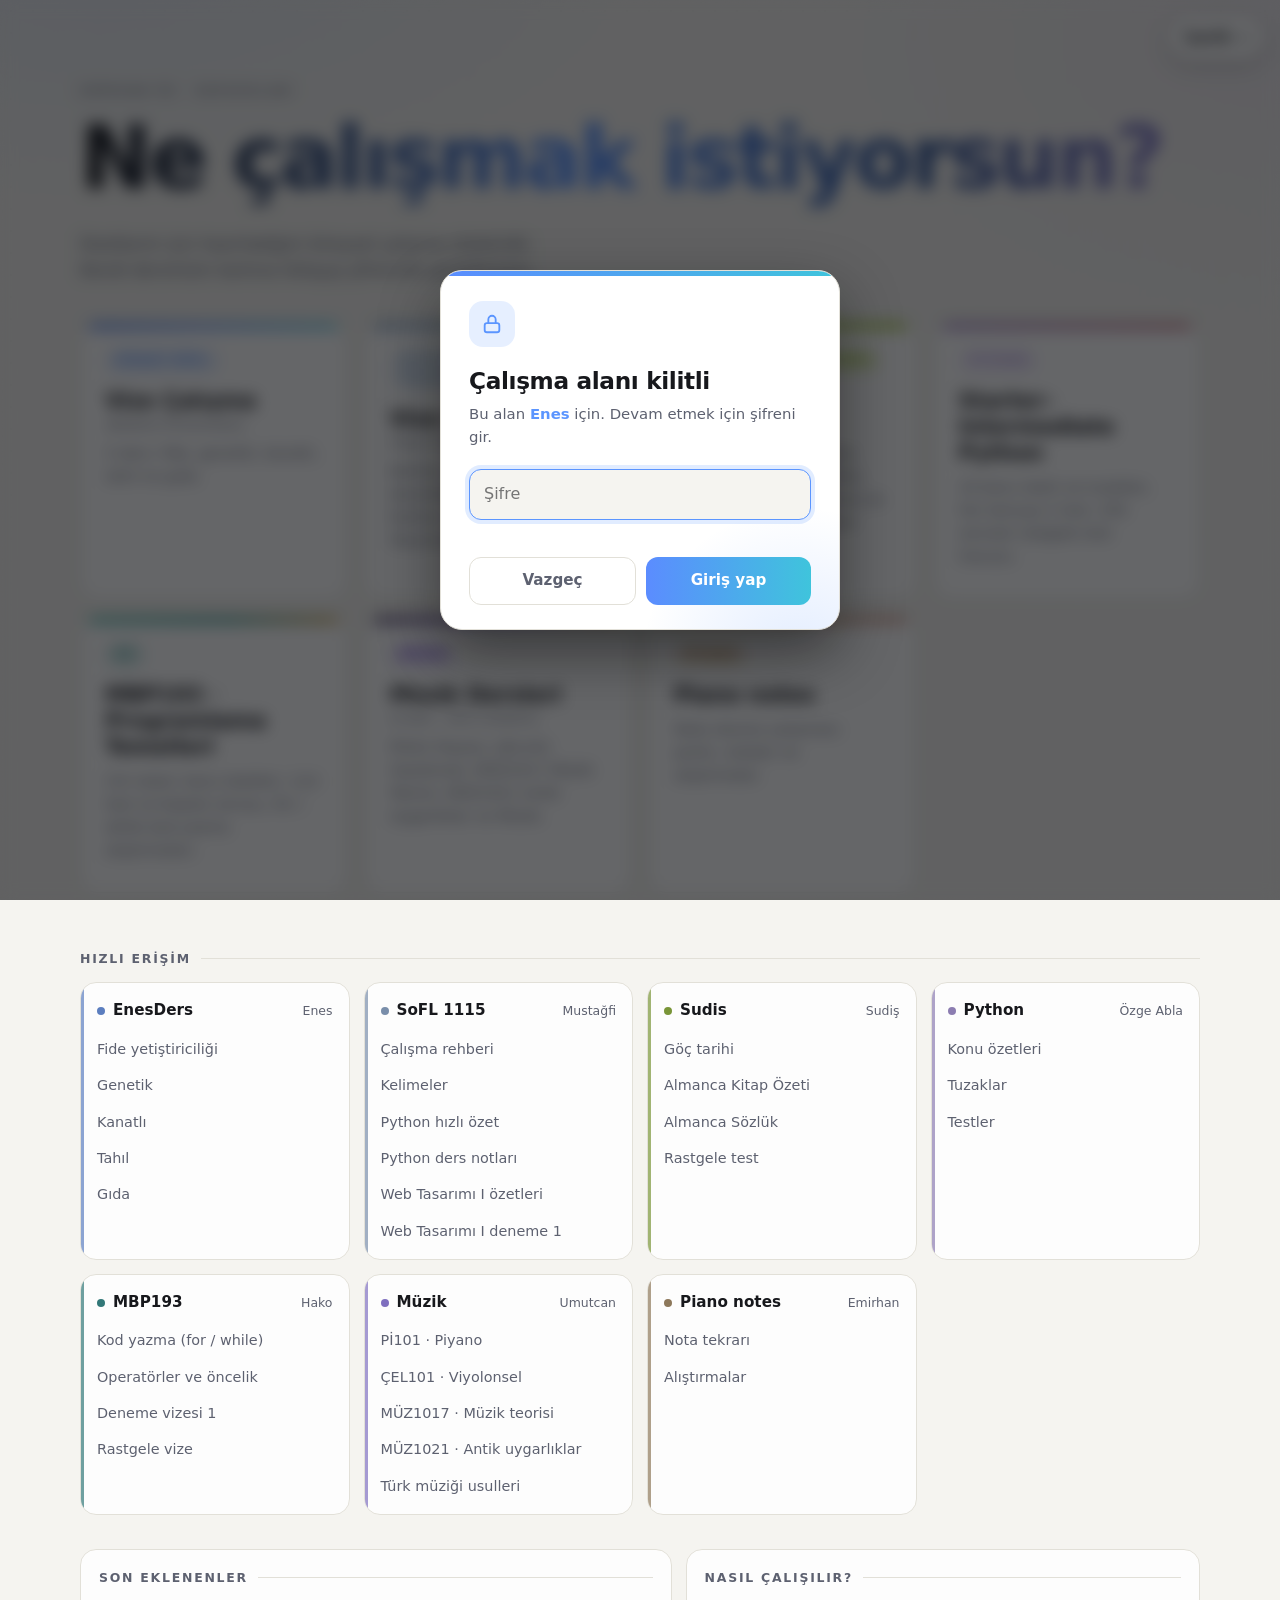
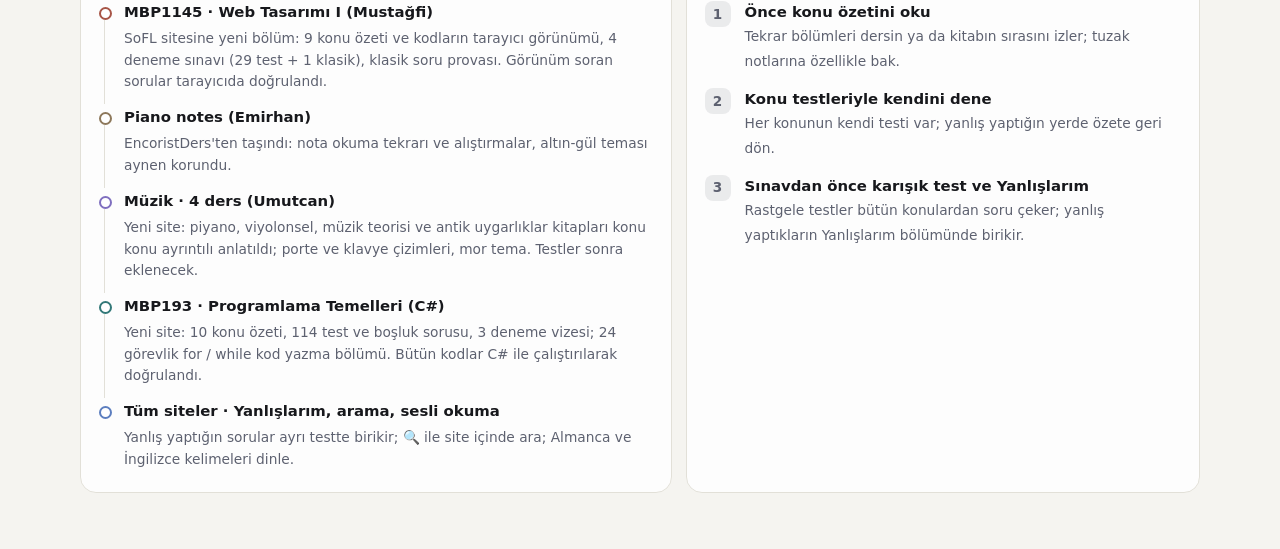
<file: enesders/index.html>
<!DOCTYPE html>
<html lang="tr" data-theme="dark">
<head>
<script src="../gate.js?v=1"></script>
<meta charset="utf-8">
<meta name="viewport" content="width=device-width, initial-scale=1">
<title>Vize Çalışma</title>
<link rel="icon" href="data:image/svg+xml,%3Csvg xmlns=%22http://www.w3.org/2000/svg%22 viewBox=%220 0 32 32%22%3E%3Crect width=%2232%22 height=%2232%22 rx=%227%22 fill=%22%232f6bf0%22/%3E%3Cpath d=%22M9 17l5 5 9-11%22 stroke=%22white%22 stroke-width=%223.5%22 fill=%22none%22 stroke-linecap=%22round%22/%3E%3C/svg%3E">
<link rel="stylesheet" href="assets/style.css?v=20261113j">
<script>
  try { var t = localStorage.getItem('enesders-theme'); if (t) document.documentElement.dataset.theme = t; } catch (e) {}
</script>
<style id="vt-slide">
@view-transition{navigation:auto}
::view-transition-old(root){animation:.5s cubic-bezier(.65,0,.25,1) both vt-out-l}
::view-transition-new(root){animation:.5s cubic-bezier(.65,0,.25,1) both vt-in-r}
html:active-view-transition-type(back)::view-transition-old(root){animation-name:vt-out-r}
html:active-view-transition-type(back)::view-transition-new(root){animation-name:vt-in-l}
@keyframes vt-out-l{to{transform:translateX(-100%)}}
@keyframes vt-in-r{from{transform:translateX(100%)}}
@keyframes vt-out-r{to{transform:translateX(100%)}}
@keyframes vt-in-l{from{transform:translateX(-100%)}}
@media (prefers-reduced-motion:reduce){@view-transition{navigation:none}}
</style>
<script id="vt-dir">
addEventListener('pagereveal',function(e){if(!e.viewTransition)return;try{var a=navigation.activation;if(!a||!a.from)return;var d=function(u){return new URL(u).pathname.replace(/index\.html$/,'').split('/').filter(Boolean).length};e.viewTransition.types.add(d(a.entry.url)<d(a.from.url)?'back':'forward')}catch(_){}});
</script>
<script src="../phase.js?v=1"></script>
</head>
<body>
<header class="topbar">
  <div class="topbar-inner">
    <a class="brand" href="#/"><i></i>Vize Çalışma<span id="brandSub"> · 5 ders</span></a>
    <nav class="courses" id="courseNav" aria-label="Dersler"></nav>
    <nav class="tabs" id="tabNav" aria-label="Bölümler" hidden></nav>
    <button class="theme-btn" id="themeBtn" type="button" aria-label="Tema değiştir" title="Açık / koyu tema">◐</button>
  </div>
</header>
<main id="app" class="container"></main>
<footer class="foot">Notlardaki bilgilere göre hazırlanmıştır. Notta olmayan konu eklenmemiştir.</footer>

<script src="assets/app.js?v=20261124a"></script>
<script src="data/kanatli-havuz.js?v=20261124a"></script>
<script src="data/tahil.js"></script>
<script src="data/kanatli.js"></script>
<script src="data/genetik.js"></script>
<script src="data/gida.js"></script>
<script src="data/fide.js"></script>
<script>App.start();</script>
<script src="../kit.js?v=20261113h"></script>
<script src="kit-init.js?v=20261111k"></script>
</body>
</html>
</file>
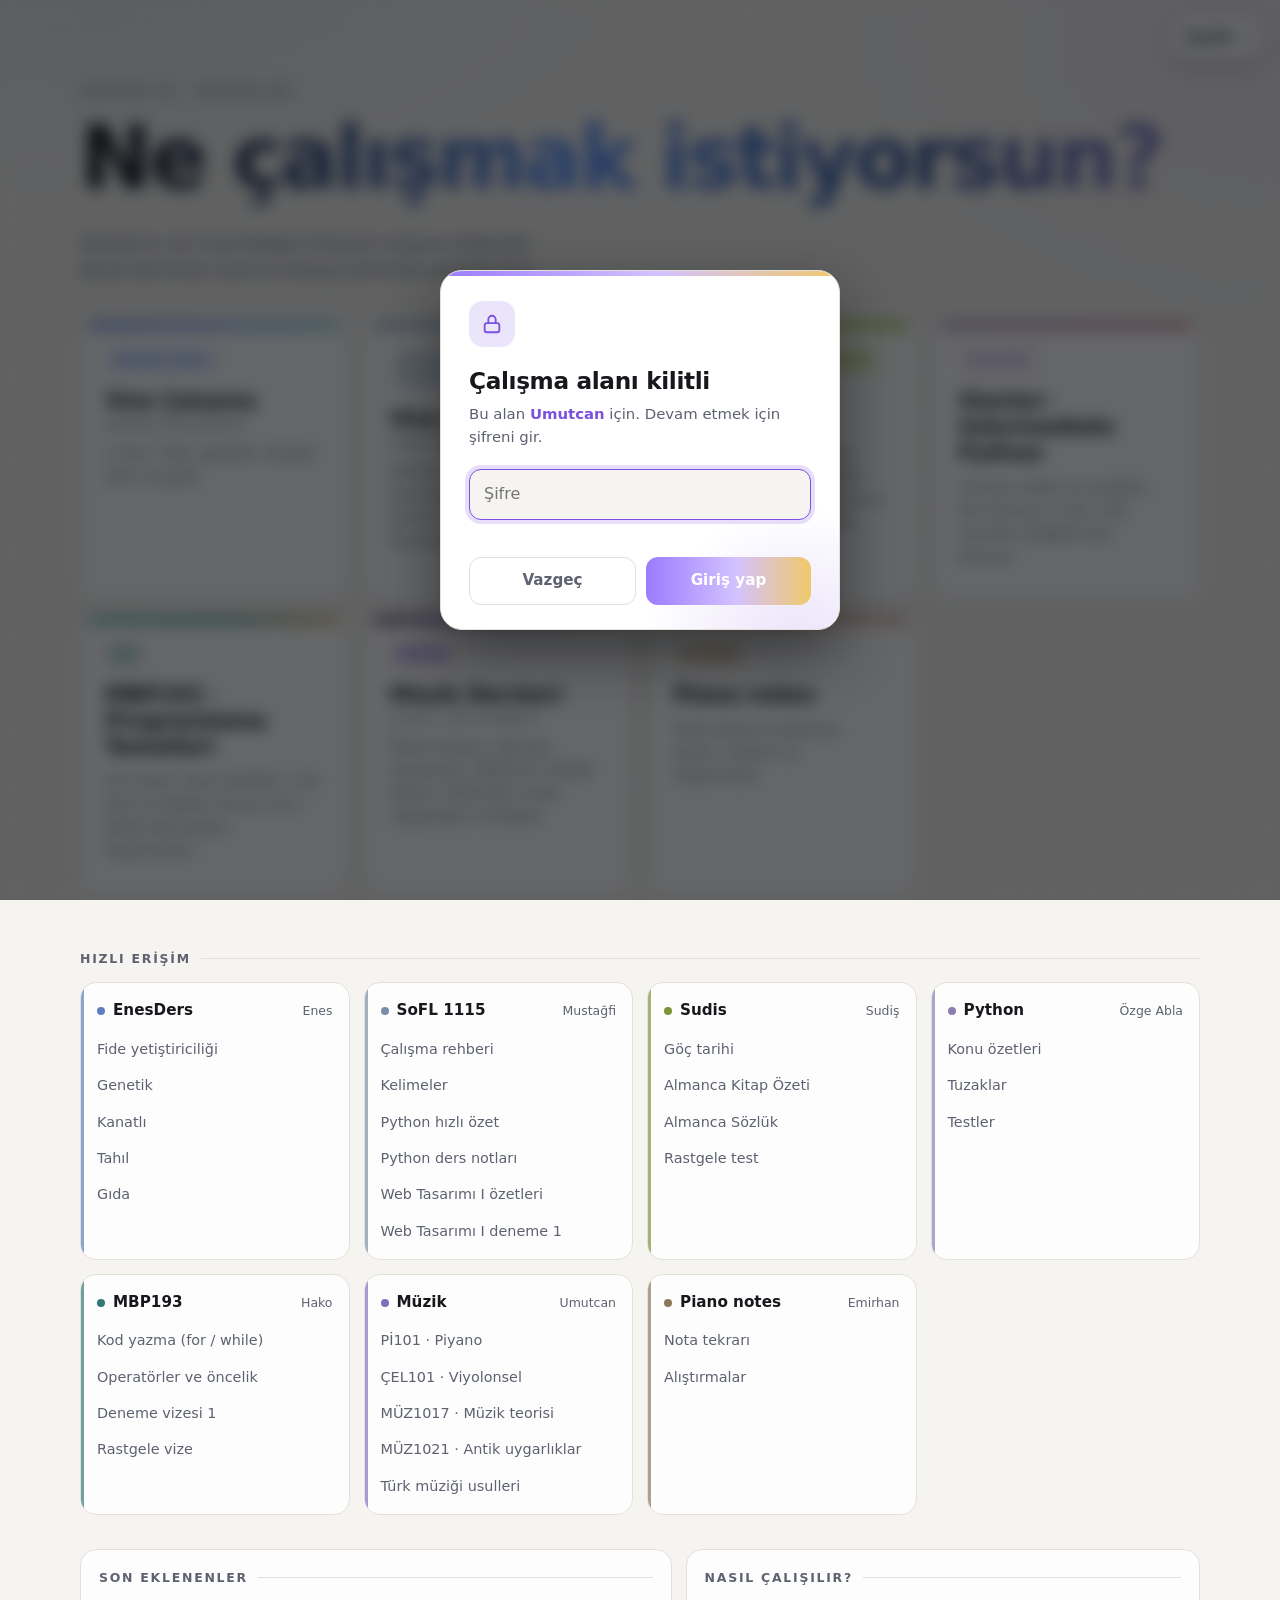
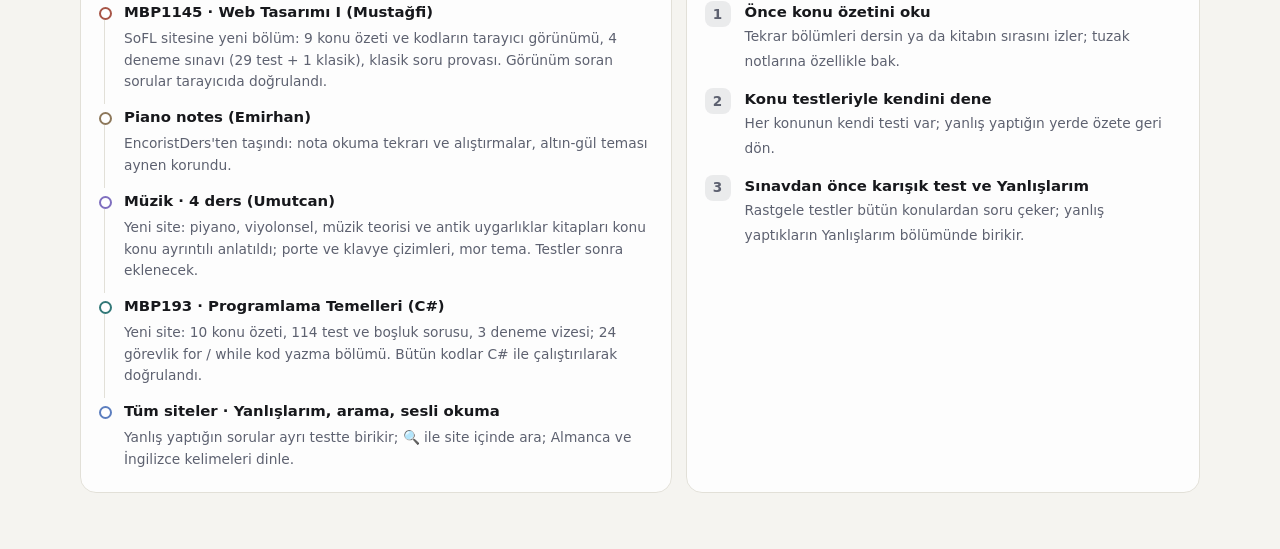
<file: muzik/index.html>
<!DOCTYPE html>
<html lang="tr" data-theme="dark">
<head>
<script src="../gate.js?v=1"></script>
<meta charset="utf-8">
<meta name="viewport" content="width=device-width, initial-scale=1">
<meta name="theme-color" content="#19063b">
<title>Müzik · 4 ders</title>
<meta name="description" content="Pİ101 Piyano, ÇEL101 Viyolonsel, MÜZ1017 Müzik Teorisi ve MÜZ1021 Antik Uygarlıklar ve Müzik derslerinin ayrıntılı konu anlatımı.">
<link rel="icon" href="data:image/svg+xml,%3Csvg xmlns=%22http://www.w3.org/2000/svg%22 viewBox=%220 0 32 32%22%3E%3Crect width=%2232%22 height=%2232%22 rx=%227%22 fill=%22%2319063b%22/%3E%3Cpath d=%22M13 22.5V9l10-2.5v13%22 stroke=%22%23f0c96a%22 stroke-width=%222.2%22 fill=%22none%22/%3E%3Cellipse cx=%2210.4%22 cy=%2222.6%22 rx=%223%22 ry=%222.3%22 fill=%22%23f0c96a%22/%3E%3Cellipse cx=%2220.4%22 cy=%2220.1%22 rx=%223%22 ry=%222.3%22 fill=%22%23f0c96a%22/%3E%3C/svg%3E">
<link rel="stylesheet" href="assets/style.css?v=20261114c">
<link rel="stylesheet" href="assets/theme.css?v=20261114c">
<script>
  try { var t = localStorage.getItem('muzik-theme'); if (t) document.documentElement.dataset.theme = t; } catch (e) {}
</script>
<style id="vt-slide">
@view-transition{navigation:auto}
::view-transition-old(root){animation:.5s cubic-bezier(.65,0,.25,1) both vt-out-l}
::view-transition-new(root){animation:.5s cubic-bezier(.65,0,.25,1) both vt-in-r}
html:active-view-transition-type(back)::view-transition-old(root){animation-name:vt-out-r}
html:active-view-transition-type(back)::view-transition-new(root){animation-name:vt-in-l}
@keyframes vt-out-l{to{transform:translateX(-100%)}}
@keyframes vt-in-r{from{transform:translateX(100%)}}
@keyframes vt-out-r{to{transform:translateX(100%)}}
@keyframes vt-in-l{from{transform:translateX(-100%)}}
@media (prefers-reduced-motion:reduce){@view-transition{navigation:none}}
</style>
<script id="vt-dir">
addEventListener('pagereveal',function(e){if(!e.viewTransition)return;try{var a=navigation.activation;if(!a||!a.from)return;var d=function(u){return new URL(u).pathname.replace(/index\.html$/,'').split('/').filter(Boolean).length};e.viewTransition.types.add(d(a.entry.url)<d(a.from.url)?'back':'forward')}catch(_){}});
</script>
<script src="../phase.js?v=1"></script>
</head>
<body>
<header class="topbar">
  <div class="topbar-inner">
    <a class="brand" href="#/"><i></i>Müzik<span id="brandSub"> · 4 ders</span></a>
    <nav class="courses" id="courseNav" aria-label="Dersler"></nav>
    <nav class="tabs" id="tabNav" aria-label="Bölümler" hidden></nav>
    <button class="theme-btn" id="themeBtn" type="button" aria-label="Tema değiştir" title="Açık / koyu tema">◐</button>
  </div>
</header>
<main id="app" class="container"></main>
<footer class="foot">Kaynak kitaplara göre hazırlanmıştır. Kitapta olmayan bilgiler "Ek bilgi" kutusunda ayrıca belirtilmiştir.</footer>
<script src="assets/music.js?v=1"></script>
<script src="assets/app.js?v=20261114c"></script>
<script src="data/pi101.js?v=20261114c"></script>
<script src="data/cel101.js?v=20261114c"></script>
<script src="data/muz1017.js?v=20261114c"></script>
<script src="data/muz1021.js?v=20261114c"></script>
<script>App.start();</script>
<script src="../kit.js?v=20261113h"></script>
<script src="kit-init.js?v=20261114c"></script>
</body>
</html>
</file>
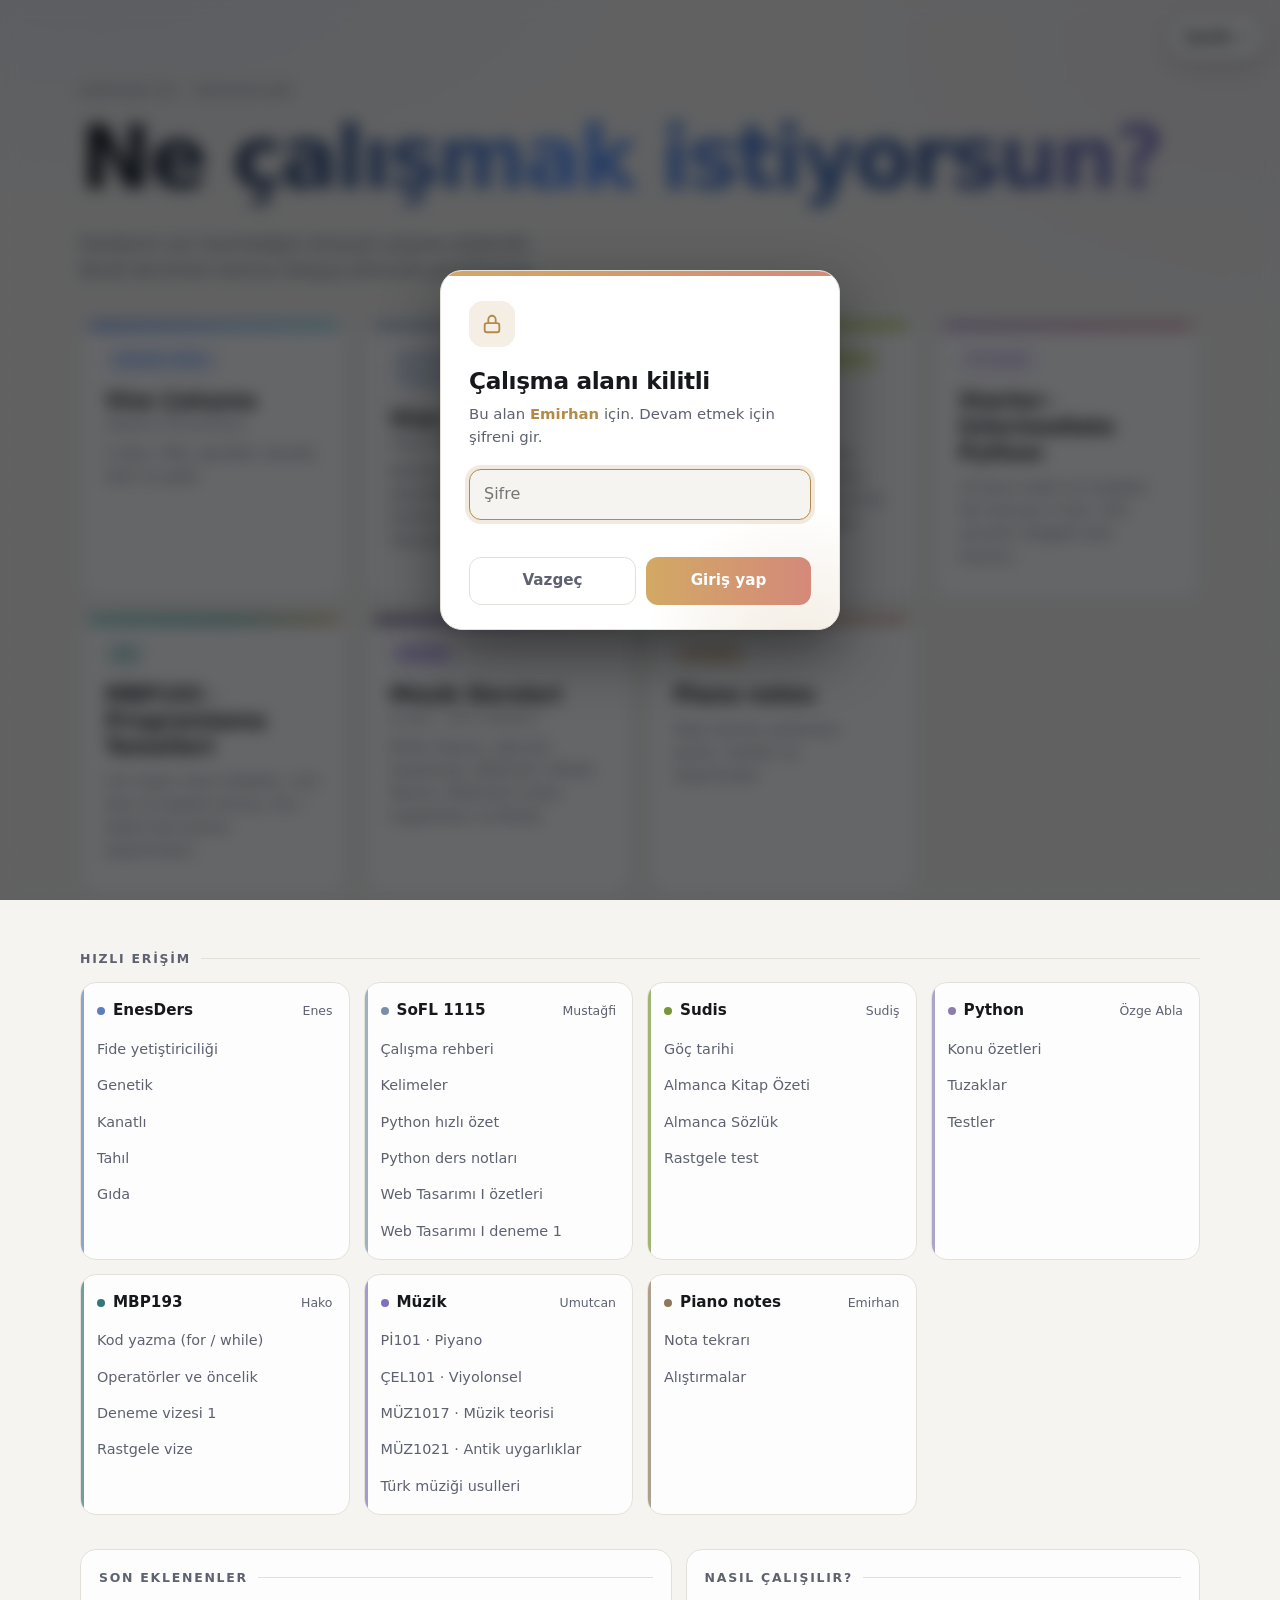
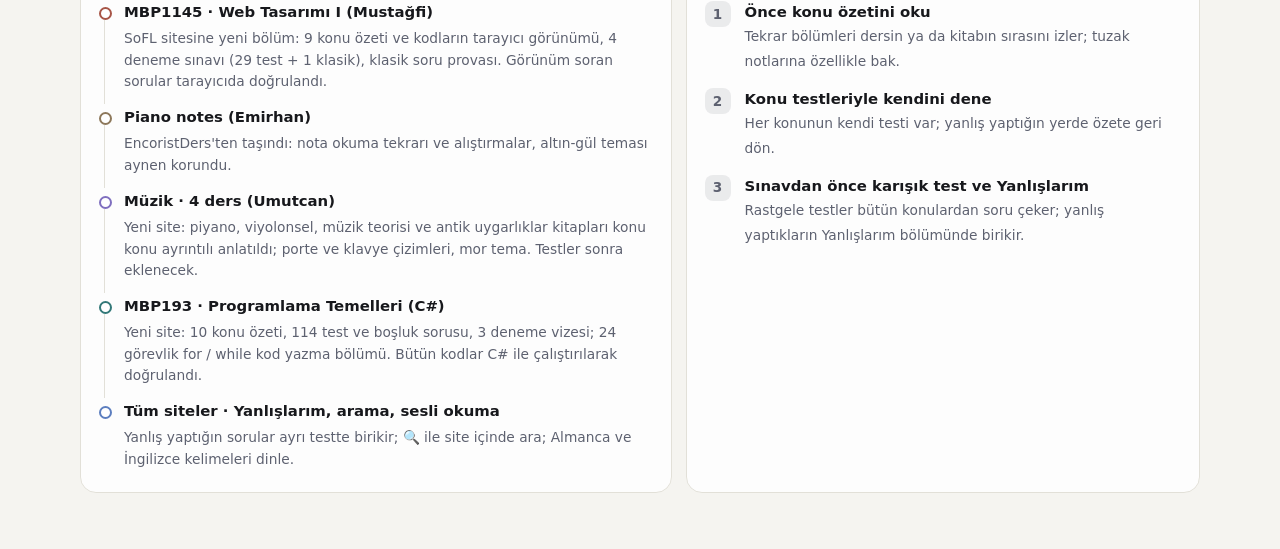
<file: piano/index.html>
<!DOCTYPE html>
<html lang="tr">
<head>
<script src="../gate.js?v=1"></script>
<meta charset="utf-8">
<meta name="viewport" content="width=device-width, initial-scale=1, viewport-fit=cover">
<title>Je te laisserai des notes · Nota okuma</title>
<meta name="description" content="Sol ve fa anahtarında nota okuma çalışması: ek çizgiler, diyez ve bemoller, klavye.">
<meta name="theme-color" content="#efe6d4">
<link rel="icon" href="data:image/svg+xml,%3Csvg xmlns='http://www.w3.org/2000/svg' viewBox='0 0 32 32'%3E%3Crect width='32' height='32' rx='7' fill='%238c5a3c'/%3E%3Cellipse cx='13' cy='21' rx='6' ry='4.3' transform='rotate(-22 13 21)' fill='%23f8f2e4'/%3E%3Crect x='17.6' y='5' width='2.2' height='16' fill='%23f8f2e4'/%3E%3C/svg%3E">
<link rel="preload" href="assets/fonts/noto-music.woff2" as="font" type="font/woff2" crossorigin>
<link rel="stylesheet" href="assets/style.css?v=20261113n">
<script>
  (function () {
    try {
      var p = JSON.parse(localStorage.getItem('piano-prefs') || '{}');
      var t = p.theme || 'dark';
      document.documentElement.setAttribute('data-theme', t);
    } catch (e) { document.documentElement.setAttribute('data-theme', 'dark'); }
  })();
</script>
<style id="vt-slide">
@view-transition{navigation:auto}
::view-transition-old(root){animation:.5s cubic-bezier(.65,0,.25,1) both vt-out-l}
::view-transition-new(root){animation:.5s cubic-bezier(.65,0,.25,1) both vt-in-r}
html:active-view-transition-type(back)::view-transition-old(root){animation-name:vt-out-r}
html:active-view-transition-type(back)::view-transition-new(root){animation-name:vt-in-l}
@keyframes vt-out-l{to{transform:translateX(-100%)}}
@keyframes vt-in-r{from{transform:translateX(100%)}}
@keyframes vt-out-r{to{transform:translateX(100%)}}
@keyframes vt-in-l{from{transform:translateX(-100%)}}
@media (prefers-reduced-motion:reduce){@view-transition{navigation:none}}
</style>
<script id="vt-dir">
addEventListener('pagereveal',function(e){if(!e.viewTransition)return;try{var a=navigation.activation;if(!a||!a.from)return;var d=function(u){return new URL(u).pathname.replace(/index\.html$/,'').split('/').filter(Boolean).length};e.viewTransition.types.add(d(a.entry.url)<d(a.from.url)?'back':'forward')}catch(_){}});
</script>
<script src="../phase.js?v=1"></script>
</head>
<body>
<header class="topbar">
  <div class="topbar-inner">
    <a class="brand" href="#tekrar"><i></i>Je te laisserai des notes<span> · nota okuma defteri</span></a>
    <nav class="tabs" aria-label="Bölümler">
      <a href="#tekrar" data-tab="tekrar">Genel Tekrar</a>
      <a href="#test" data-tab="test">Alıştırma</a>
    </nav>
    <div class="tools">
      <button type="button" class="icon-btn" id="soundBtn" aria-label="Ses"></button>
      <button type="button" class="icon-btn theme-btn" id="themeBtn" aria-label="Tema">◐</button>
    </div>
  </div>
</header>

<main id="main" class="container"></main>

<footer class="foot">
  <p>Notalara dokununca sesleri çalar. İlerlemen yalnızca bu tarayıcıda saklanır.</p>
</footer>

<script src="assets/music.js"></script>
<script src="assets/content.js"></script>
<script src="assets/app.js?v=20261113m"></script>
<script src="../kit.js?v=20261113h"></script>
<script src="kit-init.js?v=20261111k"></script>
</body>
</html>
</file>
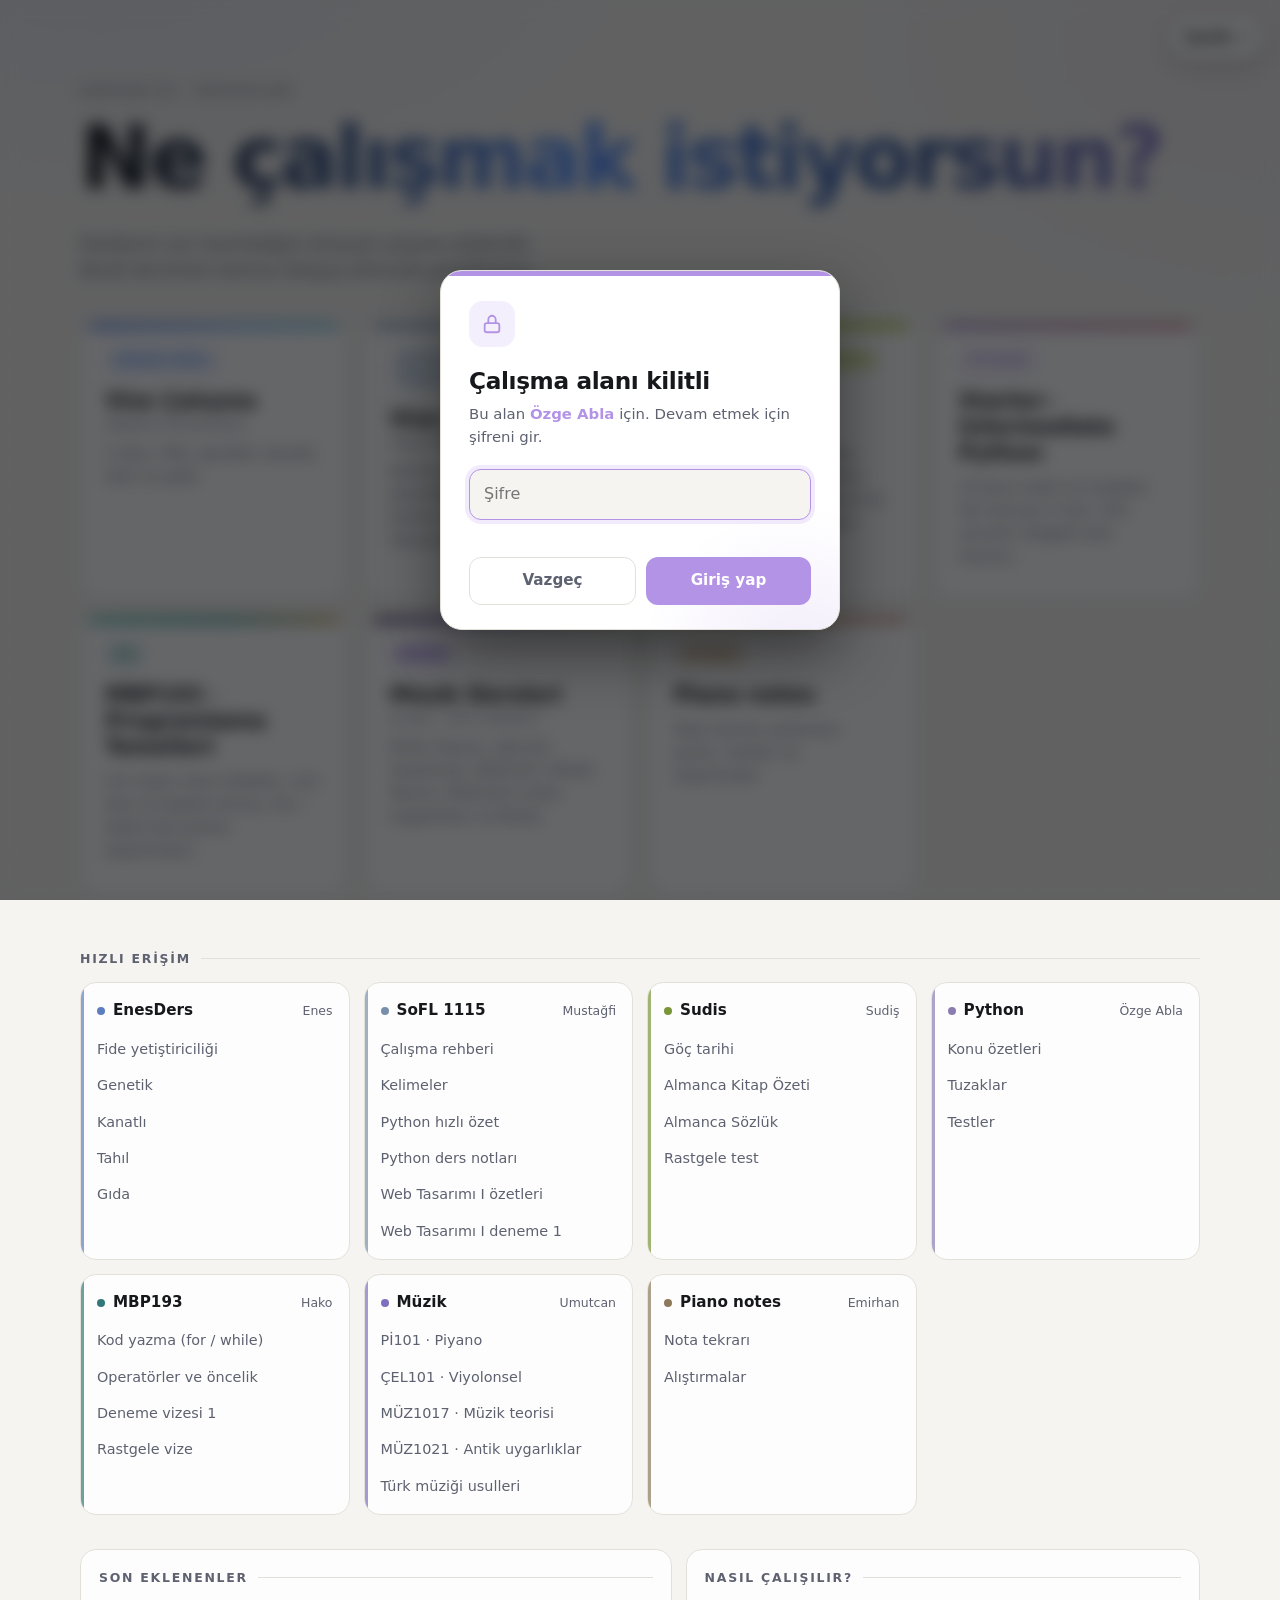
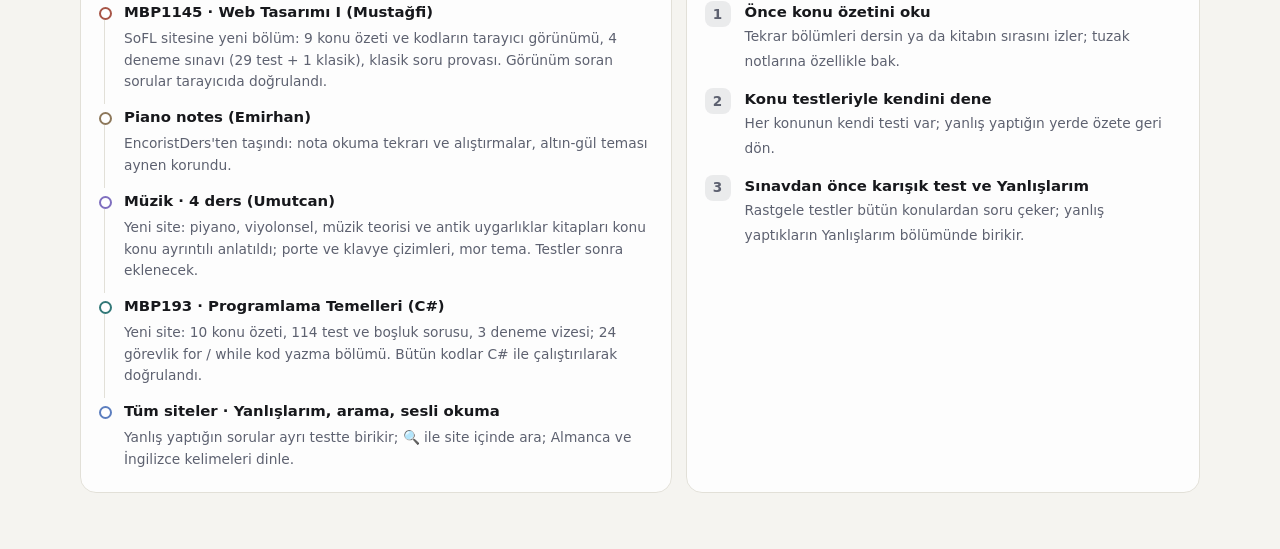
<file: starter-python/index.html>
<!doctype html>
<html lang="tr">
<head>
<script src="../gate.js?v=1"></script>
  <meta charset="UTF-8">
  <meta name="viewport" content="width=device-width, initial-scale=1">
  <title>Starter–Intermediate Python · Konu özetleri ve testler</title>
  <meta name="description" content="Python (PYTHON-II) 10 konu özeti, tuzaklar, her konuya 2 test ve 250 soruluk rastgele test havuzu.">
  <link rel="icon" href="data:image/svg+xml,%3Csvg xmlns='http://www.w3.org/2000/svg' viewBox='0 0 32 32'%3E%3Cdefs%3E%3ClinearGradient id='g' x1='0' x2='1'%3E%3Cstop offset='0' stop-color='%237a4fb0'/%3E%3Cstop offset='1' stop-color='%23b4485a'/%3E%3C/linearGradient%3E%3C/defs%3E%3Crect width='32' height='32' rx='8' fill='url(%23g)'/%3E%3Ctext x='16' y='22' font-size='15' text-anchor='middle' font-family='Arial' font-weight='800' fill='%23fff'%3Epy%3C/text%3E%3C/svg%3E">
  <link rel="stylesheet" href="assets/style.css?v=20261113j">
  <link rel="stylesheet" href="assets/theme.css?v=20261113j">
  <script>
    (function () {
      var t = null;
      try { t = localStorage.getItem('starterpy-theme'); } catch (e) {}
      document.documentElement.setAttribute('data-theme', t || 'dark');
    })();
  </script>
<style id="vt-slide">
@view-transition{navigation:auto}
::view-transition-old(root){animation:.5s cubic-bezier(.65,0,.25,1) both vt-out-l}
::view-transition-new(root){animation:.5s cubic-bezier(.65,0,.25,1) both vt-in-r}
html:active-view-transition-type(back)::view-transition-old(root){animation-name:vt-out-r}
html:active-view-transition-type(back)::view-transition-new(root){animation-name:vt-in-l}
@keyframes vt-out-l{to{transform:translateX(-100%)}}
@keyframes vt-in-r{from{transform:translateX(100%)}}
@keyframes vt-out-r{to{transform:translateX(100%)}}
@keyframes vt-in-l{from{transform:translateX(-100%)}}
@media (prefers-reduced-motion:reduce){@view-transition{navigation:none}}
</style>
<script id="vt-dir">
addEventListener('pagereveal',function(e){if(!e.viewTransition)return;try{var a=navigation.activation;if(!a||!a.from)return;var d=function(u){return new URL(u).pathname.replace(/index\.html$/,'').split('/').filter(Boolean).length};e.viewTransition.types.add(d(a.entry.url)<d(a.from.url)?'back':'forward')}catch(_){}});
</script>
<script src="../phase.js?v=1" data-scroll="tekrar"></script>
</head>
<body>
  <header class="topbar">
    <div class="topbar-inner">
      <a class="brand" href="#tekrar"><i></i>Python<span> · Starter–Intermediate</span></a>
      <nav class="tabs" aria-label="Bölümler">
        <a href="#tekrar" data-tab="tekrar">Genel Tekrar</a>
        <a href="#test" data-tab="test">Test</a>
      </nav>
      <button class="theme-btn" id="themeBtn" type="button" aria-label="Tema değiştir" title="Açık / koyu tema">◐</button>
    </div>
  </header>

  <main id="app" class="container"></main>

  <script src="content.js?v=20261111a"></script>
  <script src="questions.js?v=20261111a"></script>
  <script src="assets/app.js?v=20261111k"></script>
<script src="../kit.js?v=20261113h"></script>
<script src="kit-init.js?v=20261111k"></script>
</body>
</html>
</file>
<file: enesders/assets/style.css>
:root {
  --bg: #f5f6f8;
  --surface: #ffffff;
  --surface-2: #f0f2f5;
  --text: #1c2230;
  --muted: #5d6677;
  --border: #e1e4ea;
  --accent: #2b59d1;
  --accent-soft: #e8eefc;
  --ok: #1d8348;
  --ok-soft: #e5f5ec;
  --bad: #c0392b;
  --bad-soft: #fbeaea;
  --warn: #9a6700;
  --warn-soft: #fff6e0;
  --code-bg: #1d2230;
  --code-text: #e4e7ee;
  --code-out: #252b3b;
  --shadow: 0 1px 2px rgba(20, 30, 50, .05);
  --radius: 10px;
  --mono: "JetBrains Mono", "Cascadia Code", Consolas, "SFMono-Regular", Menlo, monospace;
}

@media (prefers-color-scheme: dark) {
  :root:not([data-theme="light"]) {
    --bg: #0f1218;
    --surface: #161a22;
    --surface-2: #1d222c;
    --text: #e5e8ee;
    --muted: #98a1b1;
    --border: #262c37;
    --accent: #7095ff;
    --accent-soft: #1b2440;
    --ok: #4cc27f;
    --ok-soft: #13291d;
    --bad: #f07167;
    --bad-soft: #2f1716;
    --warn: #e0b04a;
    --warn-soft: #2a2312;
    --code-bg: #10141c;
    --code-out: #181e2a;
    --shadow: none;
  }
}

:root[data-theme="dark"] {
  --bg: #0f1218;
  --surface: #161a22;
  --surface-2: #1d222c;
  --text: #e5e8ee;
  --muted: #98a1b1;
  --border: #262c37;
  --accent: #7095ff;
  --accent-soft: #1b2440;
  --ok: #4cc27f;
  --ok-soft: #13291d;
  --bad: #f07167;
  --bad-soft: #2f1716;
  --warn: #e0b04a;
  --warn-soft: #2a2312;
  --code-bg: #10141c;
  --code-out: #181e2a;
  --shadow: none;
}

* { box-sizing: border-box; }

html { scroll-padding-top: 72px; }

body {
  margin: 0;
  background: var(--bg);
  color: var(--text);
  font: 18px/1.6 system-ui, -apple-system, "Segoe UI", Roboto, "Helvetica Neue", Arial, sans-serif;
  -webkit-font-smoothing: antialiased;
}

a { color: var(--accent); text-decoration: none; }
a:hover { text-decoration: underline; }

code {
  font-family: var(--mono);
  font-size: .88em;
  background: var(--surface-2);
  border: 1px solid var(--border);
  border-radius: 4px;
  padding: 0 .3em;
  white-space: pre-wrap;
}

/* ---------- Üst bar ---------- */
.topbar {
  position: sticky;
  top: 0;
  z-index: 20;
  background: var(--surface);
  border-bottom: 1px solid var(--border);
}
.topbar-inner {
  max-width: 1120px;
  margin: 0 auto;
  padding: 0 20px;
  height: 56px;
  display: flex;
  align-items: center;
  gap: 24px;
}
.courses {
  display: flex;
  background: var(--surface-2);
  border: 1px solid var(--border);
  border-radius: 8px;
  padding: 2px;
  flex: none;
}
.courses a {
  padding: 3px 12px;
  border-radius: 6px;
  font-weight: 600;
  font-size: .9rem;
  color: var(--muted);
}
.courses a:hover { color: var(--text); text-decoration: none; }
.courses a.active { background: var(--surface); color: var(--text); box-shadow: 0 1px 2px rgba(0, 0, 0, .08); }
.tabs { display: flex; gap: 4px; height: 100%; }
.tabs a {
  display: flex;
  align-items: center;
  padding: 0 14px;
  color: var(--muted);
  font-weight: 500;
  border-bottom: 2px solid transparent;
}
.tabs a:hover { color: var(--text); text-decoration: none; }
.tabs a.active { color: var(--text); border-bottom-color: var(--accent); }
.theme-btn {
  margin-left: auto;
  background: none;
  border: 1px solid var(--border);
  color: var(--muted);
  border-radius: 8px;
  width: 34px;
  height: 34px;
  cursor: pointer;
  font-size: 18px;
}
.theme-btn:hover { color: var(--text); }

.container {
  max-width: 1120px;
  margin: 0 auto;
  padding: 24px 20px 80px;
}

h1, h2, h3 { line-height: 1.3; letter-spacing: -.01em; }
h1 { font-size: 1.6rem; margin: 0 0 6px; }
h2 { font-size: 1.25rem; margin: 0; }
h3 { font-size: 1.02rem; margin: 18px 0 8px; }
.lead { color: var(--muted); margin: 0 0 20px; }

.card {
  background: var(--surface);
  border: 1px solid var(--border);
  border-radius: var(--radius);
  box-shadow: var(--shadow);
  padding: 20px 22px;
}

/* ---------- Genel tekrar ---------- */
.review {
  display: grid;
  grid-template-columns: 230px minmax(0, 1fr);
  gap: 28px;
  align-items: start;
}
.toc {
  position: sticky;
  top: 76px;
  max-height: calc(100vh - 96px);
  overflow-y: auto;
  font-size: .92rem;
}
.toc-title {
  font-size: .75rem;
  text-transform: uppercase;
  letter-spacing: .06em;
  color: var(--muted);
  margin: 0 0 8px 10px;
  font-weight: 600;
}
.toc a {
  display: flex;
  gap: 8px;
  padding: 5px 10px;
  border-radius: 6px;
  color: var(--muted);
}
.toc a:hover { background: var(--surface-2); color: var(--text); text-decoration: none; }
.toc a.active { background: var(--accent-soft); color: var(--accent); font-weight: 500; }
.toc .num { width: 18px; text-align: right; flex: none; opacity: .7; }
.toc-sep { border-top: 1px solid var(--border); margin: 8px 10px; }

.chips { display: none; }

.review-main > section { margin-bottom: 18px; }

.format-grid {
  display: grid;
  grid-template-columns: repeat(3, 1fr);
  gap: 12px;
  margin-top: 14px;
}
.format-box {
  border: 1px solid var(--border);
  border-radius: 8px;
  padding: 12px 14px;
  background: var(--surface-2);
}
.format-box .range { font-size: .8rem; color: var(--muted); font-weight: 600; text-transform: uppercase; letter-spacing: .04em; }
.format-box .what { font-weight: 600; margin: 2px 0; }
.format-box .pts { font-size: 1.5rem; font-weight: 700; color: var(--accent); }
.format-box .pts small { font-size: .85rem; font-weight: 500; color: var(--muted); }

.traps-list { margin: 10px 0 0; padding-left: 0; list-style: none; counter-reset: t; }
.traps-list li {
  counter-increment: t;
  position: relative;
  padding: 7px 0 7px 34px;
  border-top: 1px solid var(--border);
}
.traps-list li:first-child { border-top: 0; }
.traps-list li::before {
  content: counter(t);
  position: absolute;
  left: 0;
  top: 8px;
  width: 22px;
  height: 22px;
  border-radius: 50%;
  background: var(--bad-soft);
  color: var(--bad);
  font-size: .75rem;
  font-weight: 700;
  display: flex;
  align-items: center;
  justify-content: center;
}
.traps-list .go { font-size: .85rem; margin-left: 6px; white-space: nowrap; }

.topic-head {
  display: flex;
  align-items: baseline;
  gap: 12px;
  flex-wrap: wrap;
  margin-bottom: 4px;
}
.topic-head .n {
  color: var(--accent);
  font-weight: 700;
}
.topic-head .spacer { flex: 1; }
.topic-src { font-size: .85rem; color: var(--muted); margin: 0 0 12px; }
.btn-link {
  font-size: .88rem;
  font-weight: 500;
  border: 1px solid var(--border);
  padding: 4px 10px;
  border-radius: 6px;
  white-space: nowrap;
}
.btn-link:hover { background: var(--accent-soft); text-decoration: none; }

.topic p { margin: 10px 0; }
.topic ul { margin: 8px 0; padding-left: 20px; }
.topic li { margin: 4px 0; }

.callout {
  border-radius: 8px;
  padding: 10px 14px;
  margin: 12px 0;
  border-left: 3px solid;
  font-size: .95rem;
}
.callout .label { font-weight: 700; margin-right: 6px; }
.callout.trap { background: var(--bad-soft); border-color: var(--bad); }
.callout.trap .label { color: var(--bad); }
.callout.tip { background: var(--accent-soft); border-color: var(--accent); }
.callout.tip .label { color: var(--accent); }
.callout.low { background: var(--surface-2); border-color: var(--border); color: var(--muted); border-left-style: dashed; }
.callout.low .label { color: var(--muted); }

.tbl-wrap { overflow-x: auto; margin: 12px 0; }
table {
  border-collapse: collapse;
  width: 100%;
  font-size: .93rem;
}
th, td {
  text-align: left;
  padding: 7px 10px;
  border-bottom: 1px solid var(--border);
  vertical-align: top;
}
th { background: var(--surface-2); font-weight: 600; font-size: .85rem; color: var(--muted); }

/* ---------- Kod blokları ---------- */
.codeblock { margin: 12px 0; border-radius: 8px; overflow: hidden; border: 1px solid var(--border); }
pre.code {
  margin: 0;
  background: var(--code-bg);
  color: var(--code-text);
  font: 16px/1.6 var(--mono);
  padding: 12px 16px;
  overflow-x: auto;
  tab-size: 4;
}
.out {
  background: var(--code-out);
  color: #c9d1e0;
  font: 15.5px/1.55 var(--mono);
  padding: 8px 16px 10px;
  white-space: pre-wrap;
  border-top: 1px solid rgba(255,255,255,.07);
}
.out .lbl {
  display: block;
  font: 600 13px/1.6 system-ui, sans-serif;
  text-transform: uppercase;
  letter-spacing: .08em;
  color: #8a94a8;
}
pre.code .c { color: #6f9a5f; font-style: italic; }
pre.code .s { color: #e3a27c; }
pre.code .k { color: #c79bf2; }
pre.code .v { color: #8fd0ff; }
pre.code .n { color: #b5d9a0; }
pre.code .f { color: #e8dc9a; }
pre.code .cn { color: #6fd3e0; }
pre.code .t { color: #74a7f2; }

/* ---------- Test listesi ---------- */
.group-title {
  font-size: .78rem;
  text-transform: uppercase;
  letter-spacing: .07em;
  color: var(--muted);
  font-weight: 700;
  margin: 28px 0 10px;
}
.group-title:first-of-type { margin-top: 8px; }
.test-grid {
  display: grid;
  grid-template-columns: repeat(auto-fill, minmax(250px, 1fr));
  gap: 12px;
}
a.test-card {
  display: block;
  background: var(--surface);
  border: 1px solid var(--border);
  border-radius: var(--radius);
  padding: 14px 16px;
  color: var(--text);
  box-shadow: var(--shadow);
  transition: border-color .15s;
}
a.test-card:hover { border-color: var(--accent); text-decoration: none; }
.test-card .t { font-weight: 600; }
.test-card .d { color: var(--muted); font-size: .88rem; margin-top: 2px; }
.test-card .meta {
  display: flex;
  gap: 8px;
  align-items: center;
  margin-top: 10px;
  font-size: .8rem;
  color: var(--muted);
}
.badge {
  display: inline-block;
  font-size: .75rem;
  font-weight: 600;
  padding: 1px 8px;
  border-radius: 999px;
  background: var(--surface-2);
  color: var(--muted);
  border: 1px solid var(--border);
}
.badge.best { background: var(--ok-soft); color: var(--ok); border-color: transparent; }
.badge.exam { background: var(--accent-soft); color: var(--accent); border-color: transparent; }
.test-card.featured { border-color: var(--accent); }

/* ---------- Test ekranı ---------- */
.test-head { margin-bottom: 16px; }
.back { font-size: .9rem; display: inline-block; margin-bottom: 8px; }
.test-head .info { display: flex; gap: 8px; flex-wrap: wrap; align-items: center; color: var(--muted); font-size: .9rem; }

.section-title {
  display: flex;
  justify-content: space-between;
  align-items: baseline;
  margin: 26px 0 10px;
  padding-bottom: 6px;
  border-bottom: 2px solid var(--border);
}
.section-title h2 { font-size: 1.05rem; }
.section-title .sp { color: var(--muted); font-size: .9rem; font-weight: 600; }

.q {
  background: var(--surface);
  border: 1px solid var(--border);
  border-radius: var(--radius);
  padding: 16px 18px;
  margin-bottom: 12px;
  box-shadow: var(--shadow);
  scroll-margin-top: 72px;
}
.q.is-ok { border-color: var(--ok); }
.q.is-bad { border-color: var(--bad); }
.q-top { display: flex; gap: 8px; align-items: center; flex-wrap: wrap; margin-bottom: 6px; font-size: .82rem; color: var(--muted); }
.q-top .qn { font-weight: 700; color: var(--text); font-size: .95rem; }
.q-top .res { margin-left: auto; font-weight: 600; }
.q-top .res.ok { color: var(--ok); }
.q-top .res.bad { color: var(--bad); }
.q-text { font-weight: 500; margin: 2px 0 4px; }

.opts { list-style: none; margin: 10px 0 0; padding: 0; display: grid; gap: 6px; }
.opt {
  width: 100%;
  display: flex;
  gap: 10px;
  align-items: flex-start;
  text-align: left;
  background: var(--surface);
  color: var(--text);
  border: 1px solid var(--border);
  border-radius: 8px;
  padding: 8px 12px;
  font: inherit;
  cursor: pointer;
}
.opt:hover:not(:disabled) { border-color: var(--accent); background: var(--accent-soft); }
.opt .L {
  flex: none;
  width: 24px;
  height: 24px;
  border-radius: 50%;
  border: 1px solid var(--border);
  display: flex;
  align-items: center;
  justify-content: center;
  font-size: .8rem;
  font-weight: 700;
  color: var(--muted);
  margin-top: 1px;
}
.opt.sel { border-color: var(--accent); background: var(--accent-soft); }
.opt.sel .L { background: var(--accent); color: #fff; border-color: var(--accent); }
.opt.right { border-color: var(--ok); background: var(--ok-soft); }
.opt.right .L { background: var(--ok); color: #fff; border-color: var(--ok); }
.opt.wrong { border-color: var(--bad); background: var(--bad-soft); }
.opt.wrong .L { background: var(--bad); color: #fff; border-color: var(--bad); }
.opt:disabled { cursor: default; }

input.blank {
  font: inherit;
  color: #fff;
  background: #2c3446;
  border: 1px dashed #7d8bab;
  border-radius: 4px;
  padding: 0 4px;
  min-width: 5ch;
  width: 6ch;
  outline: none;
}
input.blank:focus { border-style: solid; border-color: #8fb0ff; background: #333d55; }
input.blank.ok { border: 1px solid #4cc27f; background: #173826; }
input.blank.bad { border: 1px solid #f07167; background: #43201e; }
input.blank:disabled { opacity: 1; }
.blank-no {
  font-size: 13px;
  color: #9aa6c0;
  vertical-align: super;
  margin-right: 1px;
}

.q-actions { margin-top: 10px; display: flex; gap: 8px; align-items: center; }
.btn {
  font: inherit;
  font-weight: 600;
  font-size: .92rem;
  border-radius: 8px;
  padding: 7px 16px;
  border: 1px solid var(--accent);
  background: var(--accent);
  color: #fff;
  cursor: pointer;
}
.btn:hover { filter: brightness(1.07); }
.btn.ghost { background: transparent; color: var(--accent); }
.btn.ghost:hover { background: var(--accent-soft); }
.btn:disabled { opacity: .5; cursor: default; }
.hint { font-size: .82rem; color: var(--muted); }

.exp {
  margin-top: 12px;
  background: var(--surface-2);
  border-radius: 8px;
  padding: 10px 14px;
  font-size: .94rem;
}
.exp .ans { font-weight: 600; margin-bottom: 4px; }
.exp .ans.ok { color: var(--ok); }
.exp .ans.bad { color: var(--bad); }
.exp ol { margin: 6px 0 0; padding-left: 20px; }
.exp li { margin: 3px 0; }
.exp .why, .exp .rule {
  margin-top: 8px;
  padding: 8px 12px;
  border-radius: 6px;
  border-left: 3px solid;
}
.exp .why { background: var(--bad-soft); border-color: var(--bad); }
.exp .names { margin-top: 8px; padding: 8px 12px; border-radius: 6px; border-left: 3px solid var(--ok); background: var(--ok-soft, transparent); }
.exp .names ul { margin: 4px 0 0; padding-left: 18px; }
.exp .names li { margin: 2px 0; }
.exp .rule { background: var(--accent-soft); border-color: var(--accent); }
.exp .mark-ok { color: var(--ok); font-weight: 700; }
.exp .mark-bad { color: var(--bad); font-weight: 700; }

.submit-row {
  display: flex;
  gap: 12px;
  align-items: center;
  justify-content: flex-end;
  margin-top: 18px;
}

.result {
  border: 1px solid var(--border);
  background: var(--surface);
  border-radius: var(--radius);
  padding: 18px 20px;
  margin-bottom: 18px;
}
.result .score { font-size: 2.2rem; font-weight: 800; letter-spacing: -.02em; }
.result .score small { font-size: 1rem; color: var(--muted); font-weight: 500; }
.result .rows { display: grid; gap: 8px; margin: 12px 0; }
.result .row { display: grid; grid-template-columns: 170px 1fr 70px; gap: 10px; align-items: center; font-size: .92rem; }
.bar { height: 8px; background: var(--surface-2); border-radius: 99px; overflow: hidden; border: 1px solid var(--border); }
.bar > span { display: block; height: 100%; background: var(--accent); }
.result .row .v { text-align: right; font-weight: 600; }
.result .wrong-list { font-size: .9rem; color: var(--muted); }
.result .wrong-list a { margin-right: 6px; }
.result .actions { display: flex; gap: 8px; margin-top: 12px; flex-wrap: wrap; }

.progress {
  position: sticky;
  bottom: 12px;
  margin-top: 18px;
  padding: 10px 14px 10px 18px;
  background: var(--surface);
  border: 1px solid var(--border);
  border-radius: var(--radius);
  box-shadow: 0 6px 20px rgba(15, 20, 35, .12);
  display: flex;
  gap: 16px;
  align-items: center;
  font-size: .92rem;
  z-index: 10;
}
.progress .ok { color: var(--ok); font-weight: 600; }
.progress .bad { color: var(--bad); font-weight: 600; }
.progress .grow { flex: 1; }
.progress .done { font-weight: 700; }

.empty { color: var(--muted); }

/* ---------- Mobil ---------- */
@media (max-width: 900px) {
  .review { grid-template-columns: minmax(0, 1fr); }
  .toc { display: none; }
  .chips {
    display: flex;
    gap: 6px;
    overflow-x: auto;
    padding-bottom: 6px;
    margin-bottom: 14px;
    position: sticky;
    top: 56px;
    background: var(--bg);
    padding-top: 8px;
    z-index: 5;
  }
  .chips a {
    flex: none;
    font-size: .82rem;
    padding: 4px 10px;
    border: 1px solid var(--border);
    border-radius: 999px;
    background: var(--surface);
    color: var(--muted);
  }
  .chips a.active { background: var(--accent-soft); color: var(--accent); border-color: transparent; }
  html { scroll-padding-top: 110px; }
}
@media (max-width: 640px) {
  .container { padding: 16px 14px 80px; }
  .card { padding: 16px; }
  .format-grid { grid-template-columns: 1fr; }
  .topbar-inner { padding: 0 12px; gap: 8px; }
  .tabs { gap: 0; }
  .tabs a { padding: 0 8px; font-size: .92rem; }
  .courses a { padding: 3px 8px; font-size: .85rem; }
  pre.code { font-size: 15px; padding: 10px 12px; }
  .q { padding: 14px; }
  .result .row { grid-template-columns: 1fr 70px; }
  .result .row .bar { display: none; }
  .progress { padding: 8px 10px 8px 14px; gap: 10px; font-size: .88rem; }
}

/* Yazma soruları */
.open-in { width: 100%; box-sizing: border-box; margin-top: 10px; padding: 8px 10px; border-radius: 6px;
  border: 1px solid var(--border); background: var(--bg); color: inherit; font: inherit; resize: vertical; }
.open-model { margin-top: 10px; padding: 10px 12px; border-radius: 6px; background: var(--ok-soft); }
.open-model .self { display: flex; flex-wrap: wrap; align-items: center; gap: 8px; margin-top: 10px; }

/* ================= EnesDers teması (Starter Python ile aynı yapı, mavi-turkuaz bant) ================= */
:root { --band: linear-gradient(90deg, #2459d6, #0b93ad); --part: #9a6700; }
:root[data-theme="dark"] { --band: linear-gradient(90deg, #5b8cff, #3fc4dc); --part: #e0b04a; }
@media (prefers-color-scheme: dark) { :root:not([data-theme="light"]) { --band: linear-gradient(90deg, #5b8cff, #3fc4dc); } }

.topbar::after { content: ""; position: absolute; left: 0; right: 0; bottom: -1px; height: 2px; background: var(--band); opacity: .85; }
.brand { display: flex; align-items: center; gap: 8px; font-weight: 700; font-size: .95rem; color: var(--text); white-space: nowrap; }
.brand:hover { text-decoration: none; }
.brand i { width: 10px; height: 10px; border-radius: 3px; background: var(--band); display: inline-block; }
.brand span { color: var(--muted); font-weight: 500; }
h1 { background: var(--band); -webkit-background-clip: text; background-clip: text; color: transparent; width: fit-content; }
.topic h2 { border-left: 3px solid var(--accent); padding-left: 10px; }
a.test-card, div.test-card { position: relative; overflow: hidden; }
a.test-card::before { content: ""; position: absolute; inset: 0 auto 0 0; width: 3px; background: var(--band); opacity: 0; transition: opacity .2s; }
a.test-card:hover::before, a.test-card.featured::before { opacity: 1; }
::selection { background: color-mix(in srgb, var(--accent) 30%, transparent); }

/* üst bar: ders seçici kayabilir */
.topbar-inner { gap: 16px; }
.courses { overflow-x: auto; scrollbar-width: none; flex: 0 1 auto; min-width: 0; }
.courses::-webkit-scrollbar { display: none; }
.courses a { white-space: nowrap; }
.tabs { flex: none; }

/* ana sayfa */
.home-grid { display: grid; grid-template-columns: repeat(auto-fill, minmax(260px, 1fr)); gap: 12px; margin-top: 4px; }
.home-steps { margin: 8px 0 0; padding-left: 22px; }
.home-steps li { margin: 5px 0; }
.home-steps li::marker { color: var(--accent); font-weight: 700; }
.foot { text-align: center; color: var(--muted); font-size: .82rem; padding: 0 20px 40px; margin-top: -50px; }

/* genel tekrar ek blokları */
.callout.note { background: var(--warn-soft); border-color: var(--warn); }
.callout.note .label { color: var(--warn); }
.topic h3 { color: var(--text); }
.topic ol { margin: 8px 0; padding-left: 22px; }

/* test listesi ek */
div.test-card { background: var(--surface); border: 1px solid var(--border); border-radius: var(--radius); padding: 14px 16px; box-shadow: var(--shadow); }
.test-card .randbox { display: flex; gap: 8px; align-items: center; margin-top: 10px; flex-wrap: wrap; }
.test-card select { font: inherit; font-size: .88rem; background: var(--surface-2); color: var(--text); border: 1px solid var(--border); border-radius: 8px; padding: 5px 8px; }
.btn.small { padding: 5px 12px; font-size: .86rem; }
.group-title small { text-transform: none; letter-spacing: 0; font-weight: 500; margin-left: 6px; }

/* test ekranı ek */
.seg { display: inline-flex; background: var(--surface-2); border: 1px solid var(--border); border-radius: 8px; padding: 2px; }
.seg button { font: inherit; font-size: .85rem; font-weight: 600; border: 0; background: none; color: var(--muted); padding: 3px 12px; border-radius: 6px; cursor: pointer; }
.seg button.on { background: var(--surface); color: var(--text); box-shadow: 0 1px 2px rgba(0,0,0,.12); }
.q-text { white-space: pre-line; }
.q.is-part { border-color: var(--part); }
.tf-opts { grid-template-columns: 1fr 1fr; }
.fill-row { display: flex; gap: 8px; flex-wrap: wrap; margin-top: 10px; align-items: center; }
.fill-in { flex: 1; min-width: 180px; font: inherit; padding: 7px 10px; border-radius: 8px; border: 1px solid var(--border); background: var(--bg); color: var(--text); outline: none; }
.fill-in:focus { border-color: var(--accent); }
.fill-in.right { border-color: var(--ok); background: var(--ok-soft); }
.fill-in.wrong { border-color: var(--bad); background: var(--bad-soft); }
textarea.open-in.long { min-height: 200px; }
.exp .checks { list-style: none; margin: 8px 0 0; padding: 0; }
.exp .checks li { margin: 4px 0; }
.exp .checks label { display: flex; gap: 8px; align-items: flex-start; cursor: pointer; }
.exp .checks input { margin-top: 5px; width: 16px; height: 16px; flex: none; accent-color: var(--accent); }
.exp .model { white-space: pre-line; margin: 4px 0 10px; }
.exp .selfscore { margin-top: 8px; font-weight: 700; color: var(--accent); }
.result .row2 { display: flex; gap: 14px; flex-wrap: wrap; color: var(--muted); font-size: .9rem; margin-top: 4px; }
.actions { display: flex; gap: 8px; flex-wrap: wrap; margin-top: 14px; }

@media (max-width: 900px) {
  .topbar-inner { flex-wrap: wrap; height: auto; padding-top: 8px; row-gap: 0; }
  .brand { flex: 1; }
  .courses { order: 3; flex-basis: 100%; margin: 6px 0 8px; }
  .tabs { height: 40px; }
  .chips { top: var(--toph, 104px); }
  html { scroll-padding-top: 160px; }
}
@media (max-width: 640px) {
  .brand span { display: none; }
  .tf-opts { grid-template-columns: 1fr; }
}
.tabs[hidden] { display: none; }

/* yazı boyutu +2px (kök 16 → 18) */
html { font-size: 18px; }

/* responsive düzeltmeleri */
code { overflow-wrap: anywhere; }
.topbar-inner { min-width: 0; }
.tabs { min-width: 0; overflow-x: auto; scrollbar-width: none; }
.tabs::-webkit-scrollbar { display: none; }
.theme-btn { flex: none; }
@media (max-width: 380px) {
  .topbar-inner { gap: 6px; padding: 0 10px; }
  .brand { margin-right: 0; }
  .tabs a { padding: 0 7px; font-size: .86rem; }
}
.tabs a, .courses a { white-space: nowrap; flex: none; }
@media (max-width: 440px) { .tabs { order: 2; } .theme-btn { order: 1; } .courses { order: 3; } }
</file>
<file: muzik/assets/style.css>
:root {
  --bg: #f5f6f8;
  --surface: #ffffff;
  --surface-2: #f0f2f5;
  --text: #1c2230;
  --muted: #5d6677;
  --border: #e1e4ea;
  --accent: #2b59d1;
  --accent-soft: #e8eefc;
  --ok: #1d8348;
  --ok-soft: #e5f5ec;
  --bad: #c0392b;
  --bad-soft: #fbeaea;
  --warn: #9a6700;
  --warn-soft: #fff6e0;
  --code-bg: #1d2230;
  --code-text: #e4e7ee;
  --code-out: #252b3b;
  --shadow: 0 1px 2px rgba(20, 30, 50, .05);
  --radius: 10px;
  --mono: "JetBrains Mono", "Cascadia Code", Consolas, "SFMono-Regular", Menlo, monospace;
}

@media (prefers-color-scheme: dark) {
  :root:not([data-theme="light"]) {
    --bg: #0f1218;
    --surface: #161a22;
    --surface-2: #1d222c;
    --text: #e5e8ee;
    --muted: #98a1b1;
    --border: #262c37;
    --accent: #7095ff;
    --accent-soft: #1b2440;
    --ok: #4cc27f;
    --ok-soft: #13291d;
    --bad: #f07167;
    --bad-soft: #2f1716;
    --warn: #e0b04a;
    --warn-soft: #2a2312;
    --code-bg: #10141c;
    --code-out: #181e2a;
    --shadow: none;
  }
}

:root[data-theme="dark"] {
  --bg: #0f1218;
  --surface: #161a22;
  --surface-2: #1d222c;
  --text: #e5e8ee;
  --muted: #98a1b1;
  --border: #262c37;
  --accent: #7095ff;
  --accent-soft: #1b2440;
  --ok: #4cc27f;
  --ok-soft: #13291d;
  --bad: #f07167;
  --bad-soft: #2f1716;
  --warn: #e0b04a;
  --warn-soft: #2a2312;
  --code-bg: #10141c;
  --code-out: #181e2a;
  --shadow: none;
}

* { box-sizing: border-box; }

html { scroll-padding-top: 72px; }

body {
  margin: 0;
  background: var(--bg);
  color: var(--text);
  font: 18px/1.6 system-ui, -apple-system, "Segoe UI", Roboto, "Helvetica Neue", Arial, sans-serif;
  -webkit-font-smoothing: antialiased;
}

a { color: var(--accent); text-decoration: none; }
a:hover { text-decoration: underline; }

code {
  font-family: var(--mono);
  font-size: .88em;
  background: var(--surface-2);
  border: 1px solid var(--border);
  border-radius: 4px;
  padding: 0 .3em;
  white-space: pre-wrap;
}

/* ---------- Üst bar ---------- */
.topbar {
  position: sticky;
  top: 0;
  z-index: 20;
  background: var(--surface);
  border-bottom: 1px solid var(--border);
}
.topbar-inner {
  max-width: 1120px;
  margin: 0 auto;
  padding: 0 20px;
  height: 56px;
  display: flex;
  align-items: center;
  gap: 24px;
}
.courses {
  display: flex;
  background: var(--surface-2);
  border: 1px solid var(--border);
  border-radius: 8px;
  padding: 2px;
  flex: none;
}
.courses a {
  padding: 3px 12px;
  border-radius: 6px;
  font-weight: 600;
  font-size: .9rem;
  color: var(--muted);
}
.courses a:hover { color: var(--text); text-decoration: none; }
.courses a.active { background: var(--surface); color: var(--text); box-shadow: 0 1px 2px rgba(0, 0, 0, .08); }
.tabs { display: flex; gap: 4px; height: 100%; }
.tabs a {
  display: flex;
  align-items: center;
  padding: 0 14px;
  color: var(--muted);
  font-weight: 500;
  border-bottom: 2px solid transparent;
}
.tabs a:hover { color: var(--text); text-decoration: none; }
.tabs a.active { color: var(--text); border-bottom-color: var(--accent); }
.theme-btn {
  margin-left: auto;
  background: none;
  border: 1px solid var(--border);
  color: var(--muted);
  border-radius: 8px;
  width: 34px;
  height: 34px;
  cursor: pointer;
  font-size: 18px;
}
.theme-btn:hover { color: var(--text); }

.container {
  max-width: 1120px;
  margin: 0 auto;
  padding: 24px 20px 80px;
}

h1, h2, h3 { line-height: 1.3; letter-spacing: -.01em; }
h1 { font-size: 1.6rem; margin: 0 0 6px; }
h2 { font-size: 1.25rem; margin: 0; }
h3 { font-size: 1.02rem; margin: 18px 0 8px; }
.lead { color: var(--muted); margin: 0 0 20px; }

.card {
  background: var(--surface);
  border: 1px solid var(--border);
  border-radius: var(--radius);
  box-shadow: var(--shadow);
  padding: 20px 22px;
}

/* ---------- Genel tekrar ---------- */
.review {
  display: grid;
  grid-template-columns: 230px minmax(0, 1fr);
  gap: 28px;
  align-items: start;
}
.toc {
  position: sticky;
  top: 76px;
  max-height: calc(100vh - 96px);
  overflow-y: auto;
  font-size: .92rem;
}
.toc-title {
  font-size: .75rem;
  text-transform: uppercase;
  letter-spacing: .06em;
  color: var(--muted);
  margin: 0 0 8px 10px;
  font-weight: 600;
}
.toc a {
  display: flex;
  gap: 8px;
  padding: 5px 10px;
  border-radius: 6px;
  color: var(--muted);
}
.toc a:hover { background: var(--surface-2); color: var(--text); text-decoration: none; }
.toc a.active { background: var(--accent-soft); color: var(--accent); font-weight: 500; }
.toc .num { width: 18px; text-align: right; flex: none; opacity: .7; }
.toc-sep { border-top: 1px solid var(--border); margin: 8px 10px; }

.chips { display: none; }

.review-main > section { margin-bottom: 18px; }

.format-grid {
  display: grid;
  grid-template-columns: repeat(3, 1fr);
  gap: 12px;
  margin-top: 14px;
}
.format-box {
  border: 1px solid var(--border);
  border-radius: 8px;
  padding: 12px 14px;
  background: var(--surface-2);
}
.format-box .range { font-size: .8rem; color: var(--muted); font-weight: 600; text-transform: uppercase; letter-spacing: .04em; }
.format-box .what { font-weight: 600; margin: 2px 0; }
.format-box .pts { font-size: 1.5rem; font-weight: 700; color: var(--accent); }
.format-box .pts small { font-size: .85rem; font-weight: 500; color: var(--muted); }

.traps-list { margin: 10px 0 0; padding-left: 0; list-style: none; counter-reset: t; }
.traps-list li {
  counter-increment: t;
  position: relative;
  padding: 7px 0 7px 34px;
  border-top: 1px solid var(--border);
}
.traps-list li:first-child { border-top: 0; }
.traps-list li::before {
  content: counter(t);
  position: absolute;
  left: 0;
  top: 8px;
  width: 22px;
  height: 22px;
  border-radius: 50%;
  background: var(--bad-soft);
  color: var(--bad);
  font-size: .75rem;
  font-weight: 700;
  display: flex;
  align-items: center;
  justify-content: center;
}
.traps-list .go { font-size: .85rem; margin-left: 6px; white-space: nowrap; }

.topic-head {
  display: flex;
  align-items: baseline;
  gap: 12px;
  flex-wrap: wrap;
  margin-bottom: 4px;
}
.topic-head .n {
  color: var(--accent);
  font-weight: 700;
}
.topic-head .spacer { flex: 1; }
.topic-src { font-size: .85rem; color: var(--muted); margin: 0 0 12px; }
.btn-link {
  font-size: .88rem;
  font-weight: 500;
  border: 1px solid var(--border);
  padding: 4px 10px;
  border-radius: 6px;
  white-space: nowrap;
}
.btn-link:hover { background: var(--accent-soft); text-decoration: none; }

.topic p { margin: 10px 0; }
.topic ul { margin: 8px 0; padding-left: 20px; }
.topic li { margin: 4px 0; }

.callout {
  border-radius: 8px;
  padding: 10px 14px;
  margin: 12px 0;
  border-left: 3px solid;
  font-size: .95rem;
}
.callout .label { font-weight: 700; margin-right: 6px; }
.callout.trap { background: var(--bad-soft); border-color: var(--bad); }
.callout.trap .label { color: var(--bad); }
.callout.tip { background: var(--accent-soft); border-color: var(--accent); }
.callout.tip .label { color: var(--accent); }
.callout.low { background: var(--surface-2); border-color: var(--border); color: var(--muted); border-left-style: dashed; }
.callout.low .label { color: var(--muted); }

.tbl-wrap { overflow-x: auto; margin: 12px 0; }
table {
  border-collapse: collapse;
  width: 100%;
  font-size: .93rem;
}
th, td {
  text-align: left;
  padding: 7px 10px;
  border-bottom: 1px solid var(--border);
  vertical-align: top;
}
th { background: var(--surface-2); font-weight: 600; font-size: .85rem; color: var(--muted); }

/* ---------- Kod blokları ---------- */
.codeblock { margin: 12px 0; border-radius: 8px; overflow: hidden; border: 1px solid var(--border); }
pre.code {
  margin: 0;
  background: var(--code-bg);
  color: var(--code-text);
  font: 16px/1.6 var(--mono);
  padding: 12px 16px;
  overflow-x: auto;
  tab-size: 4;
}
.out {
  background: var(--code-out);
  color: #c9d1e0;
  font: 15.5px/1.55 var(--mono);
  padding: 8px 16px 10px;
  white-space: pre-wrap;
  border-top: 1px solid rgba(255,255,255,.07);
}
.out .lbl {
  display: block;
  font: 600 13px/1.6 system-ui, sans-serif;
  text-transform: uppercase;
  letter-spacing: .08em;
  color: #8a94a8;
}
pre.code .c { color: #6f9a5f; font-style: italic; }
pre.code .s { color: #e3a27c; }
pre.code .k { color: #c79bf2; }
pre.code .v { color: #8fd0ff; }
pre.code .n { color: #b5d9a0; }
pre.code .f { color: #e8dc9a; }
pre.code .cn { color: #6fd3e0; }
pre.code .t { color: #74a7f2; }

/* ---------- Test listesi ---------- */
.group-title {
  font-size: .78rem;
  text-transform: uppercase;
  letter-spacing: .07em;
  color: var(--muted);
  font-weight: 700;
  margin: 28px 0 10px;
}
.group-title:first-of-type { margin-top: 8px; }
.test-grid {
  display: grid;
  grid-template-columns: repeat(auto-fill, minmax(250px, 1fr));
  gap: 12px;
}
a.test-card {
  display: block;
  background: var(--surface);
  border: 1px solid var(--border);
  border-radius: var(--radius);
  padding: 14px 16px;
  color: var(--text);
  box-shadow: var(--shadow);
  transition: border-color .15s;
}
a.test-card:hover { border-color: var(--accent); text-decoration: none; }
.test-card .t { font-weight: 600; }
.test-card .d { color: var(--muted); font-size: .88rem; margin-top: 2px; }
.test-card .meta {
  display: flex;
  gap: 8px;
  align-items: center;
  margin-top: 10px;
  font-size: .8rem;
  color: var(--muted);
}
.badge {
  display: inline-block;
  font-size: .75rem;
  font-weight: 600;
  padding: 1px 8px;
  border-radius: 999px;
  background: var(--surface-2);
  color: var(--muted);
  border: 1px solid var(--border);
}
.badge.best { background: var(--ok-soft); color: var(--ok); border-color: transparent; }
.badge.exam { background: var(--accent-soft); color: var(--accent); border-color: transparent; }
.test-card.featured { border-color: var(--accent); }

/* ---------- Test ekranı ---------- */
.test-head { margin-bottom: 16px; }
.back { font-size: .9rem; display: inline-block; margin-bottom: 8px; }
.test-head .info { display: flex; gap: 8px; flex-wrap: wrap; align-items: center; color: var(--muted); font-size: .9rem; }

.section-title {
  display: flex;
  justify-content: space-between;
  align-items: baseline;
  margin: 26px 0 10px;
  padding-bottom: 6px;
  border-bottom: 2px solid var(--border);
}
.section-title h2 { font-size: 1.05rem; }
.section-title .sp { color: var(--muted); font-size: .9rem; font-weight: 600; }

.q {
  background: var(--surface);
  border: 1px solid var(--border);
  border-radius: var(--radius);
  padding: 16px 18px;
  margin-bottom: 12px;
  box-shadow: var(--shadow);
  scroll-margin-top: 72px;
}
.q.is-ok { border-color: var(--ok); }
.q.is-bad { border-color: var(--bad); }
.q-top { display: flex; gap: 8px; align-items: center; flex-wrap: wrap; margin-bottom: 6px; font-size: .82rem; color: var(--muted); }
.q-top .qn { font-weight: 700; color: var(--text); font-size: .95rem; }
.q-top .res { margin-left: auto; font-weight: 600; }
.q-top .res.ok { color: var(--ok); }
.q-top .res.bad { color: var(--bad); }
.q-text { font-weight: 500; margin: 2px 0 4px; }

.opts { list-style: none; margin: 10px 0 0; padding: 0; display: grid; gap: 6px; }
.opt {
  width: 100%;
  display: flex;
  gap: 10px;
  align-items: flex-start;
  text-align: left;
  background: var(--surface);
  color: var(--text);
  border: 1px solid var(--border);
  border-radius: 8px;
  padding: 8px 12px;
  font: inherit;
  cursor: pointer;
}
.opt:hover:not(:disabled) { border-color: var(--accent); background: var(--accent-soft); }
.opt .L {
  flex: none;
  width: 24px;
  height: 24px;
  border-radius: 50%;
  border: 1px solid var(--border);
  display: flex;
  align-items: center;
  justify-content: center;
  font-size: .8rem;
  font-weight: 700;
  color: var(--muted);
  margin-top: 1px;
}
.opt.sel { border-color: var(--accent); background: var(--accent-soft); }
.opt.sel .L { background: var(--accent); color: #fff; border-color: var(--accent); }
.opt.right { border-color: var(--ok); background: var(--ok-soft); }
.opt.right .L { background: var(--ok); color: #fff; border-color: var(--ok); }
.opt.wrong { border-color: var(--bad); background: var(--bad-soft); }
.opt.wrong .L { background: var(--bad); color: #fff; border-color: var(--bad); }
.opt:disabled { cursor: default; }

input.blank {
  font: inherit;
  color: #fff;
  background: #2c3446;
  border: 1px dashed #7d8bab;
  border-radius: 4px;
  padding: 0 4px;
  min-width: 5ch;
  width: 6ch;
  outline: none;
}
input.blank:focus { border-style: solid; border-color: #8fb0ff; background: #333d55; }
input.blank.ok { border: 1px solid #4cc27f; background: #173826; }
input.blank.bad { border: 1px solid #f07167; background: #43201e; }
input.blank:disabled { opacity: 1; }
.blank-no {
  font-size: 13px;
  color: #9aa6c0;
  vertical-align: super;
  margin-right: 1px;
}

.q-actions { margin-top: 10px; display: flex; gap: 8px; align-items: center; }
.btn {
  font: inherit;
  font-weight: 600;
  font-size: .92rem;
  border-radius: 8px;
  padding: 7px 16px;
  border: 1px solid var(--accent);
  background: var(--accent);
  color: #fff;
  cursor: pointer;
}
.btn:hover { filter: brightness(1.07); }
.btn.ghost { background: transparent; color: var(--accent); }
.btn.ghost:hover { background: var(--accent-soft); }
.btn:disabled { opacity: .5; cursor: default; }
.hint { font-size: .82rem; color: var(--muted); }

.exp {
  margin-top: 12px;
  background: var(--surface-2);
  border-radius: 8px;
  padding: 10px 14px;
  font-size: .94rem;
}
.exp .ans { font-weight: 600; margin-bottom: 4px; }
.exp .ans.ok { color: var(--ok); }
.exp .ans.bad { color: var(--bad); }
.exp ol { margin: 6px 0 0; padding-left: 20px; }
.exp li { margin: 3px 0; }
.exp .why, .exp .rule {
  margin-top: 8px;
  padding: 8px 12px;
  border-radius: 6px;
  border-left: 3px solid;
}
.exp .why { background: var(--bad-soft); border-color: var(--bad); }
.exp .names { margin-top: 8px; padding: 8px 12px; border-radius: 6px; border-left: 3px solid var(--ok); background: var(--ok-soft, transparent); }
.exp .names ul { margin: 4px 0 0; padding-left: 18px; }
.exp .names li { margin: 2px 0; }
.exp .rule { background: var(--accent-soft); border-color: var(--accent); }
.exp .mark-ok { color: var(--ok); font-weight: 700; }
.exp .mark-bad { color: var(--bad); font-weight: 700; }

.submit-row {
  display: flex;
  gap: 12px;
  align-items: center;
  justify-content: flex-end;
  margin-top: 18px;
}

.result {
  border: 1px solid var(--border);
  background: var(--surface);
  border-radius: var(--radius);
  padding: 18px 20px;
  margin-bottom: 18px;
}
.result .score { font-size: 2.2rem; font-weight: 800; letter-spacing: -.02em; }
.result .score small { font-size: 1rem; color: var(--muted); font-weight: 500; }
.result .rows { display: grid; gap: 8px; margin: 12px 0; }
.result .row { display: grid; grid-template-columns: 170px 1fr 70px; gap: 10px; align-items: center; font-size: .92rem; }
.bar { height: 8px; background: var(--surface-2); border-radius: 99px; overflow: hidden; border: 1px solid var(--border); }
.bar > span { display: block; height: 100%; background: var(--accent); }
.result .row .v { text-align: right; font-weight: 600; }
.result .wrong-list { font-size: .9rem; color: var(--muted); }
.result .wrong-list a { margin-right: 6px; }
.result .actions { display: flex; gap: 8px; margin-top: 12px; flex-wrap: wrap; }

.progress {
  position: sticky;
  bottom: 12px;
  margin-top: 18px;
  padding: 10px 14px 10px 18px;
  background: var(--surface);
  border: 1px solid var(--border);
  border-radius: var(--radius);
  box-shadow: 0 6px 20px rgba(15, 20, 35, .12);
  display: flex;
  gap: 16px;
  align-items: center;
  font-size: .92rem;
  z-index: 10;
}
.progress .ok { color: var(--ok); font-weight: 600; }
.progress .bad { color: var(--bad); font-weight: 600; }
.progress .grow { flex: 1; }
.progress .done { font-weight: 700; }

.empty { color: var(--muted); }

/* ---------- Mobil ---------- */
@media (max-width: 900px) {
  .review { grid-template-columns: minmax(0, 1fr); }
  .toc { display: none; }
  .chips {
    display: flex;
    gap: 6px;
    overflow-x: auto;
    padding-bottom: 6px;
    margin-bottom: 14px;
    position: sticky;
    top: 56px;
    background: var(--bg);
    padding-top: 8px;
    z-index: 5;
  }
  .chips a {
    flex: none;
    font-size: .82rem;
    padding: 4px 10px;
    border: 1px solid var(--border);
    border-radius: 999px;
    background: var(--surface);
    color: var(--muted);
  }
  .chips a.active { background: var(--accent-soft); color: var(--accent); border-color: transparent; }
  html { scroll-padding-top: 110px; }
}
@media (max-width: 640px) {
  .container { padding: 16px 14px 80px; }
  .card { padding: 16px; }
  .format-grid { grid-template-columns: 1fr; }
  .topbar-inner { padding: 0 12px; gap: 8px; }
  .tabs { gap: 0; }
  .tabs a { padding: 0 8px; font-size: .92rem; }
  .courses a { padding: 3px 8px; font-size: .85rem; }
  pre.code { font-size: 15px; padding: 10px 12px; }
  .q { padding: 14px; }
  .result .row { grid-template-columns: 1fr 70px; }
  .result .row .bar { display: none; }
  .progress { padding: 8px 10px 8px 14px; gap: 10px; font-size: .88rem; }
}

/* Yazma soruları */
.open-in { width: 100%; box-sizing: border-box; margin-top: 10px; padding: 8px 10px; border-radius: 6px;
  border: 1px solid var(--border); background: var(--bg); color: inherit; font: inherit; resize: vertical; }
.open-model { margin-top: 10px; padding: 10px 12px; border-radius: 6px; background: var(--ok-soft); }
.open-model .self { display: flex; flex-wrap: wrap; align-items: center; gap: 8px; margin-top: 10px; }

/* ================= EnesDers teması (Starter Python ile aynı yapı, mavi-turkuaz bant) ================= */
:root { --band: linear-gradient(90deg, #2459d6, #0b93ad); --part: #9a6700; }
:root[data-theme="dark"] { --band: linear-gradient(90deg, #5b8cff, #3fc4dc); --part: #e0b04a; }
@media (prefers-color-scheme: dark) { :root:not([data-theme="light"]) { --band: linear-gradient(90deg, #5b8cff, #3fc4dc); } }

.topbar::after { content: ""; position: absolute; left: 0; right: 0; bottom: -1px; height: 2px; background: var(--band); opacity: .85; }
.brand { display: flex; align-items: center; gap: 8px; font-weight: 700; font-size: .95rem; color: var(--text); white-space: nowrap; }
.brand:hover { text-decoration: none; }
.brand i { width: 10px; height: 10px; border-radius: 3px; background: var(--band); display: inline-block; }
.brand span { color: var(--muted); font-weight: 500; }
h1 { background: var(--band); -webkit-background-clip: text; background-clip: text; color: transparent; width: fit-content; }
.topic h2 { border-left: 3px solid var(--accent); padding-left: 10px; }
a.test-card, div.test-card { position: relative; overflow: hidden; }
a.test-card::before { content: ""; position: absolute; inset: 0 auto 0 0; width: 3px; background: var(--band); opacity: 0; transition: opacity .2s; }
a.test-card:hover::before, a.test-card.featured::before { opacity: 1; }
::selection { background: color-mix(in srgb, var(--accent) 30%, transparent); }

/* üst bar: ders seçici kayabilir */
.topbar-inner { gap: 16px; }
.courses { overflow-x: auto; scrollbar-width: none; flex: 0 1 auto; min-width: 0; }
.courses::-webkit-scrollbar { display: none; }
.courses a { white-space: nowrap; }
.tabs { flex: none; }

/* ana sayfa */
.home-grid { display: grid; grid-template-columns: repeat(auto-fill, minmax(260px, 1fr)); gap: 12px; margin-top: 4px; }
.home-steps { margin: 8px 0 0; padding-left: 22px; }
.home-steps li { margin: 5px 0; }
.home-steps li::marker { color: var(--accent); font-weight: 700; }
.foot { text-align: center; color: var(--muted); font-size: .82rem; padding: 0 20px 40px; margin-top: -50px; }

/* genel tekrar ek blokları */
.callout.note { background: var(--warn-soft); border-color: var(--warn); }
.callout.note .label { color: var(--warn); }
.topic h3 { color: var(--text); }
.topic ol { margin: 8px 0; padding-left: 22px; }

/* test listesi ek */
div.test-card { background: var(--surface); border: 1px solid var(--border); border-radius: var(--radius); padding: 14px 16px; box-shadow: var(--shadow); }
.test-card .randbox { display: flex; gap: 8px; align-items: center; margin-top: 10px; flex-wrap: wrap; }
.test-card select { font: inherit; font-size: .88rem; background: var(--surface-2); color: var(--text); border: 1px solid var(--border); border-radius: 8px; padding: 5px 8px; }
.btn.small { padding: 5px 12px; font-size: .86rem; }
.group-title small { text-transform: none; letter-spacing: 0; font-weight: 500; margin-left: 6px; }

/* test ekranı ek */
.seg { display: inline-flex; background: var(--surface-2); border: 1px solid var(--border); border-radius: 8px; padding: 2px; }
.seg button { font: inherit; font-size: .85rem; font-weight: 600; border: 0; background: none; color: var(--muted); padding: 3px 12px; border-radius: 6px; cursor: pointer; }
.seg button.on { background: var(--surface); color: var(--text); box-shadow: 0 1px 2px rgba(0,0,0,.12); }
.q-text { white-space: pre-line; }
.q.is-part { border-color: var(--part); }
.tf-opts { grid-template-columns: 1fr 1fr; }
.fill-row { display: flex; gap: 8px; flex-wrap: wrap; margin-top: 10px; align-items: center; }
.fill-in { flex: 1; min-width: 180px; font: inherit; padding: 7px 10px; border-radius: 8px; border: 1px solid var(--border); background: var(--bg); color: var(--text); outline: none; }
.fill-in:focus { border-color: var(--accent); }
.fill-in.right { border-color: var(--ok); background: var(--ok-soft); }
.fill-in.wrong { border-color: var(--bad); background: var(--bad-soft); }
textarea.open-in.long { min-height: 200px; }
.exp .checks { list-style: none; margin: 8px 0 0; padding: 0; }
.exp .checks li { margin: 4px 0; }
.exp .checks label { display: flex; gap: 8px; align-items: flex-start; cursor: pointer; }
.exp .checks input { margin-top: 5px; width: 16px; height: 16px; flex: none; accent-color: var(--accent); }
.exp .model { white-space: pre-line; margin: 4px 0 10px; }
.exp .selfscore { margin-top: 8px; font-weight: 700; color: var(--accent); }
.result .row2 { display: flex; gap: 14px; flex-wrap: wrap; color: var(--muted); font-size: .9rem; margin-top: 4px; }
.actions { display: flex; gap: 8px; flex-wrap: wrap; margin-top: 14px; }

@media (max-width: 900px) {
  .topbar-inner { flex-wrap: wrap; height: auto; padding-top: 8px; row-gap: 0; }
  .brand { flex: 1; }
  .courses { order: 3; flex-basis: 100%; margin: 6px 0 8px; }
  .tabs { height: 40px; }
  .chips { top: var(--toph, 104px); }
  html { scroll-padding-top: 160px; }
}
@media (max-width: 640px) {
  .brand span { display: none; }
  .tf-opts { grid-template-columns: 1fr; }
}
.tabs[hidden] { display: none; }

/* yazı boyutu +2px (kök 16 → 18) */
html { font-size: 18px; }

/* responsive düzeltmeleri */
code { overflow-wrap: anywhere; }
.topbar-inner { min-width: 0; }
.tabs { min-width: 0; overflow-x: auto; scrollbar-width: none; }
.tabs::-webkit-scrollbar { display: none; }
.theme-btn { flex: none; }
@media (max-width: 380px) {
  .topbar-inner { gap: 6px; padding: 0 10px; }
  .brand { margin-right: 0; }
  .tabs a { padding: 0 7px; font-size: .86rem; }
}
.tabs a, .courses a { white-space: nowrap; flex: none; }
@media (max-width: 440px) { .tabs { order: 2; } .theme-btn { order: 1; } .courses { order: 3; } }
</file>
<file: muzik/assets/theme.css>
/* Müzik dersleri · mor #19063B tema.
   Koyu modda zemin doğrudan #19063B; vurgu açık mavi-lavanta, ikincil renk sıcak altın (nota sarısı).
   style.css'in (Starter yapısı) değişkenlerini ezer. */
@font-face { font-family: 'Noto Music'; src: url(fonts/noto-music.woff2) format('woff2'); font-display: block; }

:root {
  --bg: #f6f3fc;
  --surface: #ffffff;
  --surface-2: #efe9fa;
  --text: #19063b;
  --muted: #5e4f86;
  --border: #e2dcf3;
  --accent: #5b2bc4;
  --accent-soft: #ece4fd;
  --gold: #a87710;
  --gold-soft: #fbf1d8;
  --ok: #1d8348; --ok-soft: #e5f5ec;
  --bad: #c0392b; --bad-soft: #fbeaea;
  --warn: #9a6700; --warn-soft: #fff6e0;
  --shadow: 0 1px 2px rgba(25, 6, 59, .06), 0 8px 22px rgba(25, 6, 59, .07);
  --band: linear-gradient(90deg, #19063b, #6a3bd6 55%, #c99a2e);
  --ink: #19063b;
  --kw-1: #ffffff; --kw-2: #f1ecfb; --kw-edge: #cdc2e8;
}
:root[data-theme="dark"] {
  --bg: #19063b;
  --surface: #230d52;
  --surface-2: #2c1363;
  --text: #f1ebff;
  --muted: #b9a8de;
  --border: #3e1f7e;
  --accent: #b79bff;
  --accent-soft: #33176c;
  --gold: #f0c96a;
  --gold-soft: #3b2654;
  --ok: #5fd394; --ok-soft: #173a33;
  --bad: #ff8f86; --bad-soft: #4a1a4a;
  --warn: #f0c96a; --warn-soft: #3b2654;
  --shadow: 0 1px 0 rgba(255, 255, 255, .03) inset, 0 10px 30px rgba(12, 3, 30, .35);
  --band: linear-gradient(90deg, #9b7bff, #d4c2ff 55%, #f0c96a);
  --ink: #f1ebff;
  --kw-1: #f6f2ff; --kw-2: #ddd3f3; --kw-edge: #12052e;
}
@media (prefers-color-scheme: dark) {
  :root:not([data-theme="light"]) {
    --bg: #19063b; --surface: #230d52; --surface-2: #2c1363; --text: #f1ebff; --muted: #b9a8de; --border: #3e1f7e;
    --accent: #b79bff; --accent-soft: #33176c; --gold: #f0c96a; --gold-soft: #3b2654;
    --ok: #5fd394; --ok-soft: #173a33; --bad: #ff8f86; --bad-soft: #4a1a4a; --warn: #f0c96a; --warn-soft: #3b2654;
    --shadow: 0 1px 0 rgba(255, 255, 255, .03) inset, 0 10px 30px rgba(12, 3, 30, .35);
    --band: linear-gradient(90deg, #9b7bff, #d4c2ff 55%, #f0c96a); --ink: #f1ebff;
    --kw-1: #f6f2ff; --kw-2: #ddd3f3; --kw-edge: #12052e;
  }
}

/* zemin: mor üstünde yumuşak ışık */
body { background:
  radial-gradient(900px 460px at 0% -10%, color-mix(in srgb, var(--accent) 13%, transparent), transparent 70%),
  radial-gradient(800px 420px at 100% 0%, color-mix(in srgb, var(--gold) 9%, transparent), transparent 70%),
  var(--bg); background-attachment: fixed; }
.topbar { background: color-mix(in srgb, var(--bg) 86%, transparent); backdrop-filter: blur(10px); -webkit-backdrop-filter: blur(10px); }
.topic h2 { border-left-color: var(--gold); }
.topic-head .n { color: var(--gold); }
.topic-head .rt { font-size: .8rem; color: var(--muted); white-space: nowrap; }
.toc a.active { background: var(--accent-soft); color: var(--accent); }
.badge.soon { background: var(--gold-soft); color: var(--gold); border-color: transparent; }

/* müzik yazı tipi */
.mus { font-family: 'Noto Music', 'Segoe UI Symbol', serif; font-style: normal; line-height: 1; font-size: 1.3em; }

/* ana sayfa */
.hero { display: grid; grid-template-columns: minmax(0, 1.4fr) minmax(0, 1fr); gap: 20px; align-items: center; margin-bottom: 18px; }
.hero .lead { margin-bottom: 12px; }
.stats { display: flex; gap: 10px; flex-wrap: wrap; }
.stats span { background: var(--surface-2); border: 1px solid var(--border); border-radius: 999px; padding: 3px 12px; font-size: .88rem; color: var(--muted); }
.stats b { color: var(--text); }
.hero-staff { color: var(--gold); }
.hero-staff .staff { color: var(--gold); }
.course-card { padding-right: 56px !important; }
.course-card .cc-g { position: absolute; right: 14px; top: 10px; font-size: 2.1rem; color: var(--gold); opacity: .85; }
.cc-code { font-size: .74rem; font-weight: 800; letter-spacing: .1em; color: var(--gold); text-transform: uppercase; margin-bottom: 2px; }
.home-grid .test-card .t { font-size: 1.05rem; }
.test-card .meta { flex-wrap: wrap; }
.soon-card { text-align: left; position: relative; overflow: hidden; }
.soon-card .soon-g { position: absolute; right: 18px; top: 6px; font-size: 4rem; color: var(--gold); opacity: .35; }

/* giriş: kaynak kitaplar */
.srcs { display: grid; grid-template-columns: repeat(auto-fit, minmax(240px, 1fr)); gap: 10px; }
.src { display: flex; gap: 12px; align-items: flex-start; background: var(--surface-2); border: 1px solid var(--border); border-radius: 10px; padding: 10px 12px; }
.src .mus { font-size: 1.9rem; color: var(--gold); width: 30px; text-align: center; flex: none; }
.src b { display: block; }
.src small { display: block; color: var(--muted); font-size: .84rem; line-height: 1.45; margin-top: 2px; }

/* kutular */
.callout.tip { background: var(--accent-soft); }
.callout.ext { background: transparent; border: 1px dashed var(--border); border-left: 3px dashed var(--muted); color: var(--text); }
.callout.ext .label { color: var(--muted); }
.callout.music { background: var(--gold-soft); border-color: var(--gold); }
.callout.music .label { color: var(--gold); }
.callout ul { margin: 6px 0 0; padding-left: 20px; }
.callout li { margin: 3px 0; }

/* tanım listesi */
.defs { display: grid; grid-template-columns: minmax(120px, max-content) minmax(0, 1fr); gap: 0; margin: 12px 0; border: 1px solid var(--border); border-radius: 10px; overflow: hidden; }
.defs dt, .defs dd { margin: 0; padding: 7px 12px; border-top: 1px solid var(--border); }
.defs dt:first-of-type, .defs dt:first-of-type + dd { border-top: 0; }
.defs dt { font-weight: 700; background: var(--surface-2); }
.defs dd { color: var(--text); }

/* sembol kartları */
.syms { display: grid; grid-template-columns: repeat(auto-fill, minmax(190px, 1fr)); gap: 8px; margin: 12px 0; }
.sym { display: grid; grid-template-columns: 46px minmax(0, 1fr); grid-template-rows: auto auto; column-gap: 10px; align-items: center; background: var(--surface-2); border: 1px solid var(--border); border-radius: 10px; padding: 8px 10px; }
.sym .g { grid-row: 1 / 3; font-size: 2rem; text-align: center; color: var(--gold); }
.sym .nm { font-weight: 700; font-size: .95rem; }
.sym .ds { color: var(--muted); font-size: .84rem; line-height: 1.4; }

/* adım listesi */
.steps { list-style: none; counter-reset: s; padding: 0; margin: 12px 0; }
.steps li { counter-increment: s; position: relative; padding: 6px 0 6px 38px; }
.steps li::before { content: counter(s); position: absolute; left: 0; top: 6px; width: 26px; height: 26px; border-radius: 50%; background: var(--accent-soft); color: var(--accent); font-weight: 800; font-size: .82rem; display: grid; place-items: center; }

/* önceki / sonraki */
.pn { display: flex; justify-content: space-between; gap: 10px; margin-top: 18px; padding-top: 12px; border-top: 1px solid var(--border); font-size: .9rem; }
.pn a { max-width: 48%; }

/* porte ve klavye */
.fig { margin: 16px 0 20px; }
.fig figcaption { text-align: center; font-size: .88rem; color: var(--muted); margin-top: 6px; }
.svgbox { display: flex; justify-content: center; color: var(--ink); }
.svgbox svg { max-width: 100%; height: auto; }
.staff { display: block; width: 100%; height: auto; margin: 0 auto; color: var(--ink); overflow: visible; }
.st-lines line, .sysline { stroke: currentColor; stroke-width: .9; opacity: .7; }
.staff .brace { fill: none; stroke: currentColor; stroke-width: 1.6; opacity: .7; }
.clef { font-family: 'Noto Music', serif; font-size: 42px; fill: currentColor; }
.note .head { fill: currentColor; }
.note .head.open { fill: none; stroke: currentColor; stroke-width: 1.6; }
.note .stem { stroke: currentColor; stroke-width: 1.25; }
.note .ledger { stroke: currentColor; stroke-width: 1.15; }
.note .acc { font-family: 'Noto Music', serif; font-size: 22px; fill: currentColor; text-anchor: end; }
.note.hi { color: var(--gold); }
.note.alt { color: var(--accent); }
.st-label { font: 600 13px system-ui, -apple-system, "Segoe UI", Roboto, sans-serif; fill: var(--muted); text-anchor: middle; }
.st-label.hi { fill: var(--gold); }

.kb { position: relative; display: flex; height: 140px; user-select: none; margin: 0 auto; max-width: 620px; }
.kb.wide { max-width: 760px; height: 120px; }
.wk { flex: 1 1 0; min-width: 0; position: relative; margin: 0 1px; padding: 0 0 8px;
  background: linear-gradient(180deg, var(--kw-2), var(--kw-1) 12%, var(--kw-1) 85%, var(--kw-2));
  border: 1px solid var(--kw-edge); border-top: 0; border-radius: 0 0 6px 6px;
  display: flex; flex-direction: column; align-items: center; justify-content: flex-end; gap: 2px; color: #1d2160; font: 600 .7rem system-ui, sans-serif; box-shadow: 0 3px 0 var(--kw-edge); }
.bk { position: absolute; top: 0; height: 60%; z-index: 2; padding: 0 0 5px; background: linear-gradient(180deg, #2e1a52, #0f0624 85%, #3a2264);
  border: 1px solid #12052e; border-top: 0; border-radius: 0 0 4px 4px; display: flex; align-items: flex-end; justify-content: center;
  color: #efe8ff; font: 600 .52rem/1.15 system-ui, sans-serif; text-align: center; box-shadow: 0 3px 4px rgba(0, 0, 0, .35); }
.wk.hi { background: linear-gradient(180deg, #ffe7a8, #f3cf72); }
.bk.hi { background: linear-gradient(180deg, #c99a2e, #7d5b12); }
.wk em { font-style: normal; font-weight: 800; color: #fff; background: var(--accent); border-radius: 50%; width: 18px; height: 18px; display: grid; place-items: center; font-size: .66rem; }
:root[data-theme="dark"] .wk em { color: #19063b; }
.mark { position: absolute; bottom: 26px; left: 50%; width: 7px; height: 7px; margin-left: -3.5px; border-radius: 50%; background: #c0392b; }

/* tablolar: ilk sütun belirgin */
table.k1 td:first-child { font-weight: 700; white-space: nowrap; }
td .mus { font-size: 1.5em; color: var(--gold); }

/* responsive */
@media (max-width: 760px) {
  .hero { grid-template-columns: 1fr; }
  .hero-staff { max-width: 340px; }
}
@media (max-width: 640px) {
  .defs { grid-template-columns: 1fr; }
  .defs dd { border-top: 0; padding-top: 0; }
  .kb { height: 110px; }
  .kb.wide { height: 92px; }
  .wk { font-size: .58rem; margin: 0 .5px; }
  .wk em { width: 15px; height: 15px; font-size: .58rem; }
  .bk span { display: none; }
  .pn { flex-direction: column; }
  .pn a { max-width: 100%; }
  .pn a:last-child { text-align: right; }
}
@media (max-width: 440px) {
  .syms { grid-template-columns: 1fr; }
}
html { font-size: 18px; }
</file>
<file: piano/assets/style.css>
/* ---------- yazı tipleri (yerel) ---------- */
@font-face { font-family: 'Noto Music'; src: url(fonts/noto-music.woff2) format('woff2'); font-display: block; }
@font-face { font-family: 'Cormorant Garamond'; font-style: italic; font-weight: 500; font-display: swap; src: url(fonts/cg-latin-500i.woff2) format('woff2'); unicode-range: U+0000-00FF, U+0131, U+0152-0153, U+02BB-02BC, U+02C6, U+02DA, U+02DC, U+2000-206F, U+2190-22FF; }
@font-face { font-family: 'Cormorant Garamond'; font-style: italic; font-weight: 500; font-display: swap; src: url(fonts/cg-latin-ext-500i.woff2) format('woff2'); unicode-range: U+0100-02AF, U+0304, U+0308, U+0329, U+1E00-1EFF, U+20A0-20CF; }
@font-face { font-family: 'Cormorant Garamond'; font-style: normal; font-weight: 600; font-display: swap; src: url(fonts/cg-latin-600.woff2) format('woff2'); unicode-range: U+0000-00FF, U+0131, U+0152-0153, U+02BB-02BC, U+02C6, U+02DA, U+02DC, U+2000-206F, U+2190-22FF; }
@font-face { font-family: 'Cormorant Garamond'; font-style: normal; font-weight: 600; font-display: swap; src: url(fonts/cg-latin-ext-600.woff2) format('woff2'); unicode-range: U+0100-02AF, U+0304, U+0308, U+0329, U+1E00-1EFF, U+20A0-20CF; }
@font-face { font-family: 'Lora'; font-style: normal; font-weight: 400; font-display: swap; src: url(fonts/lora-latin-400.woff2) format('woff2'); unicode-range: U+0000-00FF, U+0131, U+0152-0153, U+02BB-02BC, U+02C6, U+02DA, U+02DC, U+2000-206F, U+2190-22FF; }
@font-face { font-family: 'Lora'; font-style: normal; font-weight: 400; font-display: swap; src: url(fonts/lora-latin-ext-400.woff2) format('woff2'); unicode-range: U+0100-02AF, U+0304, U+0308, U+0329, U+1E00-1EFF, U+20A0-20CF; }
@font-face { font-family: 'Lora'; font-style: normal; font-weight: 600; font-display: swap; src: url(fonts/lora-latin-600.woff2) format('woff2'); unicode-range: U+0000-00FF, U+0131, U+0152-0153, U+02BB-02BC, U+02C6, U+02DA, U+02DC, U+2000-206F, U+2190-22FF; }
@font-face { font-family: 'Lora'; font-style: normal; font-weight: 600; font-display: swap; src: url(fonts/lora-latin-ext-600.woff2) format('woff2'); unicode-range: U+0100-02AF, U+0304, U+0308, U+0329, U+1E00-1EFF, U+20A0-20CF; }
@font-face { font-family: 'Lora'; font-style: italic; font-weight: 400; font-display: swap; src: url(fonts/lora-latin-400i.woff2) format('woff2'); unicode-range: U+0000-00FF, U+0131, U+0152-0153, U+02BB-02BC, U+02C6, U+02DA, U+02DC, U+2000-206F, U+2190-22FF; }
@font-face { font-family: 'Lora'; font-style: italic; font-weight: 400; font-display: swap; src: url(fonts/lora-latin-ext-400i.woff2) format('woff2'); unicode-range: U+0100-02AF, U+0304, U+0308, U+0329, U+1E00-1EFF, U+20A0-20CF; }

/* ---------- renkler: soluk, sıcak, eski fotoğraf/mektup kâğıdı ---------- */
:root, [data-theme="light"] {
  --bg: #ece2cf;
  --paper: #f7f0e1;
  --paper-2: #f1e7d3;
  --ink: #2d241b;
  --muted: #7b6a57;
  --line: #d9cab0;
  --accent: #8b5a3a;
  --accent-ink: #fbf5e9;
  --rose: #b06d60;
  --rose-soft: #ecd3c8;
  --sage: #6f7c5d;
  --ok: #557a48;
  --ok-soft: #dfe7cf;
  --bad: #a6463a;
  --bad-soft: #f1d6cd;
  --gold: #b48a49;
  --shadow: 0 1px 0 rgba(255,255,255,.6) inset, 0 10px 24px -14px rgba(70,45,20,.35);
  --grain-op: .32;
  --kw-1: #fffdf6; --kw-2: #efe5d1; --kw-edge: #c8b797;
  color-scheme: light;
}
[data-theme="dark"] {
  --bg: #16120e;
  --paper: #211b15;
  --paper-2: #2a2219;
  --ink: #ecdfc6;
  --muted: #a9967c;
  --line: #3d3228;
  --accent: #d39b6b;
  --accent-ink: #1b1510;
  --rose: #d4897a;
  --rose-soft: #4a2d27;
  --sage: #9aa985;
  --ok: #98b583;
  --ok-soft: #2c3825;
  --bad: #e47d6b;
  --bad-soft: #47251f;
  --gold: #d2a964;
  --shadow: 0 12px 28px -16px rgba(0,0,0,.8);
  --grain-op: .22;
  --kw-1: #efe6d3; --kw-2: #d8cbb1; --kw-edge: #0d0a08;
  color-scheme: dark;
}

* { box-sizing: border-box; }
html { -webkit-text-size-adjust: 100%; }
body {
  margin: 0; min-height: 100vh;
  background: var(--bg); color: var(--ink);
  font: 19px/1.6 system-ui, -apple-system, "Segoe UI", Roboto, sans-serif;
  -webkit-font-smoothing: antialiased;
}
/* film greni + kenar kararması */
body::before {
  content: ''; position: fixed; inset: 0; pointer-events: none; z-index: 50;
  opacity: var(--grain-op); mix-blend-mode: multiply;
  background-image: url("data:image/svg+xml,%3Csvg xmlns='http://www.w3.org/2000/svg' width='180' height='180'%3E%3Cfilter id='n'%3E%3CfeTurbulence type='fractalNoise' baseFrequency='.85' numOctaves='3' stitchTiles='stitch'/%3E%3CfeColorMatrix values='0 0 0 0 .35 0 0 0 0 .25 0 0 0 0 .15 0 0 0 .55 0'/%3E%3C/filter%3E%3Crect width='100%25' height='100%25' filter='url(%23n)'/%3E%3C/svg%3E");
}
[data-theme="dark"] body::before { mix-blend-mode: screen; }
body::after {
  content: ''; position: fixed; inset: 0; pointer-events: none; z-index: 49;
  background: radial-gradient(ellipse at 50% 35%, transparent 55%, rgba(60,35,15,.16) 100%);
}
[data-theme="dark"] body::after { background: radial-gradient(ellipse at 50% 30%, rgba(211,155,107,.05), transparent 60%, rgba(0,0,0,.45) 100%); }

a { color: var(--accent); text-decoration-thickness: 1px; text-underline-offset: 3px; }
b, strong { font-weight: 600; }
code { font-family: ui-monospace, Menlo, Consolas, monospace; font-size: .88em; background: var(--paper-2); padding: 0 .3em; border-radius: 4px; }
h1, h2, h3 { font-family: system-ui, -apple-system, "Segoe UI", Roboto, sans-serif; font-weight: 600; line-height: 1.15; margin: 0 0 .5em; }
h1 { font-size: 2.1rem; font-style: italic; font-weight: 500; }
.wrap { max-width: 860px; margin: 0 auto; padding: 0 18px; }

/* ---------- üst kısım ---------- */
.top { position: relative; padding-top: 22px; }
.top-row { display: flex; align-items: center; justify-content: space-between; gap: 12px; position: relative; z-index: 1; }
.brand { text-decoration: none; color: var(--ink); display: flex; flex-direction: column; }
.brand-t { font-family: system-ui, -apple-system, "Segoe UI", Roboto, sans-serif; font-weight: 500; font-size: clamp(1.7rem, 5vw, 2.5rem); line-height: 1; letter-spacing: .01em; }
.brand-s { font-size: .78rem; letter-spacing: .28em; text-transform: uppercase; color: var(--muted); margin-top: 6px; }
.top-staff { display: block; width: 100%; height: 26px; margin-top: 14px; opacity: .55; }
.top-staff path { stroke: var(--accent); stroke-width: .5; vector-effect: non-scaling-stroke; fill: none; }
.tools { display: flex; gap: 8px; }
.icon-btn {
  width: 42px; height: 42px; border-radius: 50%; border: 1px solid var(--line); background: var(--paper);
  color: var(--ink); font-size: 1.15rem; cursor: pointer; display: grid; place-items: center; box-shadow: var(--shadow);
}
.icon-btn:hover { border-color: var(--accent); }
.mus { font-family: 'Noto Music', serif; font-size: 1.3rem; line-height: 1; position: relative; }
.mus.off { opacity: .45; }
.mus.off::after { content: ''; position: absolute; left: -4px; right: -4px; top: 50%; height: 1.5px; background: var(--bad); transform: rotate(-35deg); }
.tabs { display: flex; gap: 6px; margin-top: -2px; }
.tabs a {
  text-decoration: none; color: var(--muted); padding: 9px 16px 8px; border-radius: 10px 10px 0 0;
  font-family: system-ui, -apple-system, "Segoe UI", Roboto, sans-serif; font-weight: 600; font-size: 1.2rem; border: 1px solid transparent; border-bottom: 0;
}
.tabs a.on { color: var(--ink); background: var(--paper); border-color: var(--line); box-shadow: 0 -6px 14px -12px rgba(60,35,15,.4); }
main { background: var(--paper); border: 1px solid var(--line); border-radius: 0 14px 14px 14px; padding: 26px 22px 34px; box-shadow: var(--shadow); min-height: 60vh; }
.foot { color: var(--muted); font-size: .85rem; text-align: center; padding: 22px 18px 40px; font-style: italic; }

/* ---------- genel bileşenler ---------- */
.card { background: var(--paper-2); border: 1px solid var(--line); border-radius: 12px; padding: 18px 18px; }
.sec { font-size: 1.55rem; margin: 30px 0 12px; display: flex; align-items: baseline; gap: 10px; }
.sec small { font-family: system-ui, -apple-system, "Segoe UI", Roboto, sans-serif; font-size: .8rem; color: var(--muted); font-weight: 400; font-style: italic; }
.hero .lead { font-size: 1.08rem; color: var(--ink); margin: 0 0 8px; }
.hero-staff { margin: 4px 0 6px; }
.btn {
  appearance: none; border: 1px solid var(--line); background: var(--paper); color: var(--ink);
  font: 600 1rem system-ui, -apple-system, "Segoe UI", Roboto, sans-serif; padding: 10px 18px; border-radius: 999px; cursor: pointer; text-decoration: none;
  display: inline-flex; align-items: center; justify-content: center; gap: 8px; min-height: 44px;
}
.btn:hover:not(:disabled) { border-color: var(--accent); }
.btn:disabled { opacity: .45; cursor: default; }
.btn.primary { background: var(--accent); border-color: var(--accent); color: var(--accent-ink); }
.btn.primary:hover:not(:disabled) { filter: brightness(1.06); }
.btn.ghost { background: transparent; }
.btn.small { font-size: .88rem; padding: 6px 14px; min-height: 36px; }
.btn.big { font-size: 1.1rem; padding: 12px 34px; margin-top: 8px; }
kbd { font: .72rem ui-monospace, monospace; border: 1px solid currentColor; border-radius: 4px; padding: 0 4px; opacity: .7; }
.crumb { display: flex; justify-content: space-between; align-items: center; font-size: .92rem; color: var(--muted); margin-bottom: 14px; }
.crumb a { text-decoration: none; }

/* ---------- porte ---------- */
.staff { display: block; width: 100%; height: auto; margin: 0 auto; color: var(--ink); overflow: visible; }
.st-lines line, .sysline { stroke: currentColor; stroke-width: .9; opacity: .72; }
.sysline { stroke-width: 1.4; }
.clef { font-family: 'Noto Music', serif; font-size: 42px; fill: currentColor; }
.note { color: var(--ink); }
.note .head { fill: currentColor; }
.note .stem { stroke: currentColor; stroke-width: 1.25; }
.note .ledger { stroke: currentColor; stroke-width: 1.15; }
.note .acc { font-family: 'Noto Music', serif; font-size: 24px; fill: currentColor; text-anchor: end; }
.note .hit { fill: transparent; }
.note.ok, .st-label.ok { color: var(--ok); fill: var(--ok); }
.note.bad, .st-label.bad { color: var(--bad); fill: var(--bad); }
.note.ghost { color: var(--rose); opacity: .85; }
.st-label { font: 14.5px system-ui, -apple-system, "Segoe UI", Roboto, sans-serif; fill: var(--muted); text-anchor: middle; }
.staff.demo .note { cursor: pointer; }
.staff.demo .note:hover, .note.ping { color: var(--accent); }
.mini-staff .note { cursor: pointer; }
.fig { margin: 16px 0 20px; }
figcaption, .cap { text-align: center; font-size: .9rem; color: var(--muted); font-style: italic; margin-top: 4px; }

/* ---------- klavye ---------- */
.kb { position: relative; display: flex; height: 150px; user-select: none; -webkit-user-select: none; touch-action: manipulation; margin: 0 auto; max-width: 560px; }
.wk {
  flex: 1 1 0; min-width: 0; position: relative; margin: 0 1px; padding: 0 0 10px;
  background: linear-gradient(180deg, var(--kw-2), var(--kw-1) 12%, var(--kw-1) 85%, var(--kw-2));
  border: 1px solid var(--kw-edge); border-top: 0; border-radius: 0 0 7px 7px;
  display: flex; align-items: flex-end; justify-content: center; color: #4a3b2c; font: 600 .78rem system-ui, -apple-system, "Segoe UI", Roboto, sans-serif;
  box-shadow: 0 3px 0 var(--kw-edge);
}
.bk {
  position: absolute; top: 0; height: 60%; z-index: 2; padding: 0 0 6px;
  background: linear-gradient(180deg, #2b221b, #120d09 85%, #3a2e25);
  border: 1px solid #0b0806; border-top: 0; border-radius: 0 0 5px 5px;
  display: flex; align-items: flex-end; justify-content: center; color: #e9dcc4; font: 600 .6rem/1.15 system-ui, -apple-system, "Segoe UI", Roboto, sans-serif; text-align: center;
  box-shadow: 0 3px 4px rgba(0,0,0,.35);
}
button.wk, button.bk { cursor: pointer; }
button.wk:active { transform: translateY(1px); box-shadow: 0 1px 0 var(--kw-edge); }
.wk.hi, .wk.ping { background: linear-gradient(180deg, var(--rose-soft), #e8b9aa); }
.bk.hi, .bk.ping { background: linear-gradient(180deg, #c27a69, #8d4c3f); }
.wk.ok { background: linear-gradient(180deg, #e3ecd3, #bcd3a9); }
.bk.ok { background: linear-gradient(180deg, #7e9c68, #4e6a3f); }
.wk.bad { background: linear-gradient(180deg, #f3d9d1, #e3a597); }
.bk.bad { background: linear-gradient(180deg, #c35e4f, #8b3227); }
.wk:disabled, .bk:disabled { cursor: default; color: inherit; opacity: 1; }
.mark { position: absolute; bottom: 30px; left: 50%; width: 7px; height: 7px; margin-left: -3.5px; border-radius: 50%; background: var(--rose); }
.kb.mini { height: 54px; max-width: 520px; margin-top: 10px; }
.kb.mini .wk { margin: 0 .5px; border-radius: 0 0 3px 3px; box-shadow: none; }
.kb.mini .mark { bottom: 6px; width: 5px; height: 5px; margin-left: -2.5px; }
.kb.mini .wk.hi .mark { background: var(--paper); }
.kb.demo { max-width: 620px; }

/* ---------- Genel Tekrar ---------- */
.traps ul { margin: 0; padding-left: 1.1em; }
.traps li { margin: 6px 0; }
.traps li::marker { color: var(--rose); }
.traps a { color: var(--ink); text-decoration: none; }
.traps a:hover { color: var(--accent); }
.traps h2 { font-size: 1.35rem; }
.topics { list-style: none; padding: 0; margin: 0; display: grid; grid-template-columns: repeat(auto-fill, minmax(240px, 1fr)); gap: 10px; }
.topic-card {
  display: flex; align-items: center; gap: 12px; padding: 14px 16px; text-decoration: none; color: var(--ink);
  background: var(--paper-2); border: 1px solid var(--line); border-radius: 12px; height: 100%;
}
.topic-card:hover { border-color: var(--accent); }
.topic-card .num { font-family: system-ui, -apple-system, "Segoe UI", Roboto, sans-serif; font-size: 1.6rem; color: var(--rose); width: 1.3em; text-align: center; }
.topic-card .tt { flex: 1; }
.topic-card .arr { color: var(--muted); }
.topic { background: transparent; border: 0; padding: 0; }
.topic p { margin: 0 0 12px; }
.list { padding-left: 1.2em; margin: 0 0 14px; }
.list li { margin: 5px 0; }
.list li::marker { color: var(--rose); }
.box { border-radius: 10px; padding: 12px 14px; margin: 14px 0; font-size: .96rem; border: 1px solid; }
.box > b:first-child { display: block; font-family: system-ui, -apple-system, "Segoe UI", Roboto, sans-serif; font-size: 1.1rem; margin-bottom: 2px; }
.box.trap { background: var(--bad-soft); border-color: color-mix(in srgb, var(--bad) 35%, transparent); }
.box.trap > b:first-child { color: var(--bad); }
.box.tip { background: var(--ok-soft); border-color: color-mix(in srgb, var(--ok) 35%, transparent); }
.box.tip > b:first-child { color: var(--ok); }
.box.low { background: transparent; border-color: var(--line); border-style: dashed; color: var(--muted); }
.box.yours { background: var(--bad-soft); border-color: color-mix(in srgb, var(--bad) 30%, transparent); }
.box.yours > b:first-child { color: var(--bad); }
.box.rule { background: var(--paper); border-color: var(--line); }
.box.rule > b:first-child { color: var(--accent); }
.tbl-wrap { overflow-x: auto; margin: 10px 0 18px; }
.tbl { border-collapse: collapse; width: 100%; font-size: .95rem; }
.tbl th, .tbl td { border-bottom: 1px solid var(--line); padding: 7px 10px; text-align: left; }
.tbl th { font-family: system-ui, -apple-system, "Segoe UI", Roboto, sans-serif; font-size: 1.08rem; color: var(--accent); }
.go { margin-top: 24px; }
.pager { display: flex; justify-content: space-between; gap: 12px; margin-top: 26px; padding-top: 14px; border-top: 1px solid var(--line); font-size: .95rem; }
.pager a { text-decoration: none; }

/* ---------- Alıştırma ---------- */
.levels { display: grid; grid-template-columns: repeat(auto-fill, minmax(250px, 1fr)); gap: 12px; }
.lvl {
  position: relative; display: grid; grid-template-columns: auto 1fr; grid-template-rows: auto auto auto; column-gap: 12px;
  padding: 14px 16px; border-radius: 12px; text-decoration: none; color: var(--ink);
  background: var(--paper-2); border: 1px solid var(--line); transition: transform .15s, border-color .15s;
}
.lvl:hover { border-color: var(--accent); transform: translateY(-1px); }
.lvl .no {
  grid-row: 1 / 4; width: 38px; height: 38px; border-radius: 50%; display: grid; place-items: center;
  background: var(--accent); color: var(--accent-ink); font-family: system-ui, -apple-system, "Segoe UI", Roboto, sans-serif; font-weight: 600; font-size: 1.05rem; font-variant-numeric: lining-nums;
}
.lvl.special .no { background: var(--rose); }
.lvl .lt { font-weight: 600; }
.lvl .ld { font-size: .88rem; color: var(--muted); line-height: 1.45; }
.lvl .best { font-size: .78rem; color: var(--gold); margin-top: 4px; font-weight: 600; letter-spacing: .02em; }
.lvl-head h1 { margin-bottom: 4px; }
.lvl-head p { margin: 0 0 4px; color: var(--muted); }
.small-link { font-size: .9rem; }
.setup { margin-top: 18px; }
.field { margin: 0 0 14px; }
.lab { display: block; font-size: .78rem; letter-spacing: .14em; text-transform: uppercase; color: var(--muted); margin-bottom: 6px; }
.seg { display: inline-flex; flex-wrap: wrap; gap: 6px; }
.seg button {
  font: 1rem system-ui, -apple-system, "Segoe UI", Roboto, sans-serif; padding: 8px 14px; min-height: 42px; border-radius: 999px; cursor: pointer;
  background: var(--paper); color: var(--ink); border: 1px solid var(--line);
}
.seg button.on { background: var(--ink); color: var(--paper); border-color: var(--ink); }
.seg button:disabled { opacity: .5; cursor: default; }
.help { font-size: .88rem; color: var(--muted); margin: -6px 0 14px; font-style: italic; }
.best-line { color: var(--gold); font-style: normal; }
.warn { color: var(--bad); font-size: .92rem; }
.chk { display: flex; justify-content: center; align-items: center; gap: 8px; margin-top: 12px; font-size: .9rem; color: var(--muted); }

/* oturum */
.sess { margin-top: 18px; padding: 14px 14px 18px; }
.sess-top { display: flex; align-items: center; gap: 6px; }
.stat { flex: 1; text-align: center; line-height: 1.1; }
.stat b { display: block; font-family: system-ui, -apple-system, "Segoe UI", Roboto, sans-serif; font-size: 1.35rem; font-weight: 600; font-variant-numeric: lining-nums tabular-nums; }
.stat span { font-size: .7rem; letter-spacing: .12em; text-transform: uppercase; color: var(--muted); }
.progress { height: 3px; background: var(--line); border-radius: 3px; margin: 10px 0 0; overflow: hidden; }
.progress i { display: block; height: 100%; width: 0; background: var(--accent); transition: width .3s; }
.qbar { height: 4px; margin: 6px 0 0; border-radius: 3px; overflow: hidden; background: var(--rose-soft); }
.qbar.off { visibility: hidden; }
.qbar i { display: block; height: 100%; width: 100%; background: var(--rose); }
.qprompt { text-align: center; margin-top: 12px; }
.ask { margin: 0; font-size: 1.05rem; }
.ask .cl { display: block; font-size: .8rem; color: var(--muted); letter-spacing: .14em; text-transform: uppercase; }
.target { display: flex; flex-direction: column; align-items: center; }
.tname { font-family: system-ui, -apple-system, "Segoe UI", Roboto, sans-serif; font-weight: 500; font-size: 3rem; line-height: 1; }
.tname sub { font-size: .45em; font-style: normal; color: var(--muted); }
.tsub { font-size: .8rem; color: var(--muted); letter-spacing: .1em; text-transform: uppercase; margin-top: 4px; }
.qstaff { margin: 4px auto 6px; }
.staff.q.place { cursor: crosshair; touch-action: none; }
.staff.q .catch { fill: transparent; }
.staff.q.right { animation: glow .5s; }
.staff.q.wrong { animation: shake .35s; }
@keyframes shake { 25% { transform: translateX(-5px); } 75% { transform: translateX(5px); } }
@keyframes glow { 50% { filter: drop-shadow(0 0 6px var(--ok)); } }
.qanswer { text-align: center; }
.accseg { margin-bottom: 10px; }
.accseg button { font-family: 'Noto Music', serif; font-size: 1.25rem; min-width: 52px; padding: 4px 12px; }
.names { display: grid; grid-template-columns: repeat(7, 1fr); gap: 6px; max-width: 620px; margin: 0 auto; }
.nbtn {
  appearance: none; border: 1px solid var(--line); background: var(--paper); color: var(--ink); border-radius: 10px;
  padding: 10px 2px 7px; cursor: pointer; display: flex; flex-direction: column; align-items: center; min-height: 58px;
  font: 600 1.08rem system-ui, -apple-system, "Segoe UI", Roboto, sans-serif; transition: transform .08s;
}
.nbtn small { font-weight: 400; font-size: .72rem; color: var(--muted); }
.nbtn:hover:not(:disabled) { border-color: var(--accent); }
.nbtn:active:not(:disabled) { transform: translateY(1px); }
.nbtn.ok { background: var(--ok-soft); border-color: var(--ok); color: var(--ok); }
.nbtn.bad { background: var(--bad-soft); border-color: var(--bad); color: var(--bad); }
.nbtn:disabled { cursor: default; }
.place-ctl { display: flex; justify-content: center; gap: 10px; }
.place-ctl .btn { min-width: 56px; }
.feed { margin-top: 12px; text-align: left; max-width: 620px; margin-left: auto; margin-right: auto; }
.feed .btn { display: flex; margin: 12px auto 0; }
.fb { font-size: 1.1rem; text-align: center; }
.fb small { color: var(--muted); font-size: .85rem; font-style: italic; margin-left: 4px; }
.fb.ok { color: var(--ok); }
.fb.bad { color: var(--bad); }
.fb.bad b { color: var(--ink); }

/* sonuç */
.result { text-align: center; }
.r-score { margin: 8px 0 0; display: flex; flex-direction: column; align-items: center; }
.r-score b { font-family: system-ui, -apple-system, "Segoe UI", Roboto, sans-serif; font-weight: 500; font-size: 4.2rem; line-height: 1; color: var(--accent); }
.r-score span { color: var(--muted); font-size: .85rem; letter-spacing: .12em; text-transform: uppercase; }
.r-best { color: var(--gold); font-weight: 600; margin: 8px 0 0; }
.r-sub { color: var(--muted); margin: 6px 0 0; font-size: .95rem; }
.r-clean { color: var(--ok); }
.result h3 { margin-top: 22px; font-size: 1.3rem; }
.mlist { display: grid; gap: 10px; text-align: left; }
.mitem { display: grid; grid-template-columns: 150px 1fr; gap: 12px; align-items: center; background: var(--paper); border: 1px solid var(--line); border-radius: 10px; padding: 6px 12px 6px 6px; }
.mtext p { margin: 2px 0; font-size: .93rem; }
.mtext small { color: var(--muted); }
.mtext .why { color: var(--muted); font-size: .86rem; }
.r-btns { display: flex; flex-wrap: wrap; justify-content: center; gap: 10px; margin-top: 22px; }

/* ilerleme */
.prog h3 { font-size: 1.15rem; margin: 14px 0 8px; }
.prog-sum { margin: 0; }
.prog.empty p { margin: 0; color: var(--muted); font-style: italic; }
.heat { display: grid; grid-template-columns: repeat(auto-fill, minmax(54px, 1fr)); gap: 5px; }
.hc { border-radius: 7px; padding: 5px 2px; text-align: center; line-height: 1.15; border: 1px solid var(--line); background: var(--paper); }
.hc b { display: block; font-size: .9rem; }
.hc b sub { font-size: .65em; color: var(--muted); font-weight: 400; }
.hc small { font-size: .72rem; color: var(--muted); }
.hc.good { background: var(--ok-soft); border-color: color-mix(in srgb, var(--ok) 45%, transparent); }
.hc.mid { background: color-mix(in srgb, var(--gold) 22%, var(--paper)); border-color: color-mix(in srgb, var(--gold) 50%, transparent); }
.hc.bad { background: var(--bad-soft); border-color: color-mix(in srgb, var(--bad) 45%, transparent); }
.prog-acc { font-size: .92rem; margin: 12px 0 0; }
.legend { display: flex; flex-wrap: wrap; align-items: center; gap: 6px 10px; font-size: .78rem; color: var(--muted); margin: 14px 0; }
.legend .hc { width: 14px; height: 14px; padding: 0; display: inline-block; vertical-align: middle; }

button:focus-visible, a:focus-visible { outline: 2px solid var(--rose); outline-offset: 2px; }

/* ---------- mobil ---------- */
@media (max-width: 600px) {
  body { font-size: 18px; }
  .wrap { padding: 0 10px; }
  main { padding: 18px 12px 26px; border-radius: 0 12px 12px 12px; }
  h1 { font-size: 1.75rem; }
  .tabs a { padding: 8px 12px 7px; font-size: 1.1rem; }
  .names { gap: 4px; }
  .nbtn { font-size: .95rem; min-height: 54px; border-radius: 8px; }
  .kb { height: 130px; }
  .kb.mini { height: 46px; }
  .wk { font-size: .68rem; }
  .bk { font-size: .5rem; }
  .stat b { font-size: 1.15rem; }
  .sess { padding: 10px 8px 14px; }
  .mitem { grid-template-columns: 110px 1fr; }
  .seg button { padding: 7px 12px; font-size: .95rem; }
}
@media (prefers-reduced-motion: reduce) { * { animation: none !important; transition: none !important; } }

/* yazı boyutu +2px (kök 16 → 18) */
html { font-size: 18px; }

/* =====================================================================
   Starter Python arayüzü (birebir yapı) — piyano için sıcak altın vurgu
   Porte ve klavye çizimleri aynı kalır; zemin, yazı tipi, üst bar, kartlar Starter'daki gibi.
   ===================================================================== */
:root, [data-theme="light"] {
  --bg: #f5f4f1; --paper: #ffffff; --paper-2: #f2efe9; --ink: #1c2230; --muted: #5d6677; --line: #e4e0d8;
  --accent: #8b5a3a; --accent-ink: #ffffff; --accent-soft: #f4e9df; --gold: #b48a49;
  --ok: #1d8348; --ok-soft: #e5f5ec; --bad: #c0392b; --bad-soft: #fbeaea;
  --shadow: 0 1px 2px rgba(20, 30, 50, .05); --grain-op: 0; --radius: 10px;
  --band: linear-gradient(90deg, #b48a49, #b06d60);
}
[data-theme="dark"] {
  --bg: #0f1218; --paper: #161a22; --paper-2: #1d222c; --ink: #e5e8ee; --muted: #98a1b1; --line: #262c37;
  --accent: #d2a964; --accent-ink: #15110b; --accent-soft: #2a2316; --gold: #d2a964;
  --ok: #4cc27f; --ok-soft: #13291d; --bad: #f07167; --bad-soft: #2f1716;
  --shadow: none; --grain-op: 0;
  --band: linear-gradient(90deg, #d2a964, #d4897a);
  --kw-edge: #0b0d12;
}
body { font: 16px/1.6 system-ui, -apple-system, "Segoe UI", Roboto, "Helvetica Neue", Arial, sans-serif; }
body::before, body::after { display: none; }
h1, h2, h3, .sec, .lvl-head h1 { font-family: inherit; font-style: normal; letter-spacing: -.01em; }
h1 { font-size: 1.6rem; font-weight: 700; background: var(--band); -webkit-background-clip: text; background-clip: text; color: transparent; width: fit-content; }
h2, h3 { font-weight: 700; }
.sec { font-size: 1.15rem; font-weight: 700; margin: 26px 0 10px; }
.sec small { font-family: inherit; font-style: normal; }

/* üst bar */
.topbar { position: sticky; top: 0; z-index: 20; background: var(--paper); border-bottom: 1px solid var(--line); }
.topbar::after { content: ""; position: absolute; left: 0; right: 0; bottom: -1px; height: 2px; background: var(--band); opacity: .85; }
.topbar-inner { max-width: 1120px; margin: 0 auto; padding: 0 20px; height: 56px; display: flex; align-items: center; gap: 24px; }
.topbar .brand { flex-direction: row; display: flex; align-items: center; gap: 8px; font-weight: 700; font-size: .95rem; color: var(--ink); white-space: nowrap; text-decoration: none; }
.topbar .brand i { width: 10px; height: 10px; border-radius: 3px; background: var(--band); display: inline-block; }
.topbar .brand span { color: var(--muted); font-weight: 500; }
.topbar .tabs { display: flex; gap: 4px; height: 100%; margin: 0; }
.topbar .tabs a { display: flex; align-items: center; padding: 0 14px; color: var(--muted); font: 500 1rem system-ui, -apple-system, "Segoe UI", Roboto, sans-serif; border: 0; border-bottom: 2px solid transparent; border-radius: 0; background: none; box-shadow: none; text-decoration: none; white-space: nowrap; }
.topbar .tabs a:hover { color: var(--ink); }
.topbar .tabs a.on { color: var(--ink); background: none; border-bottom-color: var(--accent); box-shadow: none; }
.topbar .tools { margin-left: auto; display: flex; gap: 8px; }
.icon-btn { width: 34px; height: 34px; border-radius: 8px; border: 1px solid var(--line); background: none; color: var(--muted); font-size: 16px; box-shadow: none; }
.icon-btn:hover { color: var(--ink); border-color: var(--line); }
.mus { font-size: 1.05rem; }

/* gövde: kâğıt sayfa yerine Starter kapsayıcısı */
main.container { max-width: 1120px; margin: 0 auto; padding: 24px 20px 80px; background: none; border: 0; border-radius: 0; box-shadow: none; min-height: 60vh; }
.foot { font-style: normal; font-size: .82rem; margin-top: -50px; padding: 0 18px 40px; }
.hero { background: var(--paper); border: 1px solid var(--line); border-radius: var(--radius); padding: 20px 22px; box-shadow: var(--shadow); }
.card, .topic, .traps, .setup, .sess, .result, .prog { background: var(--paper); border: 1px solid var(--line); border-radius: var(--radius); box-shadow: var(--shadow); }
.topic { padding: 20px 22px; }

/* konu ve seviye kartları = test kartları */
.topic-card, .lvl { position: relative; overflow: hidden; background: var(--paper); border: 1px solid var(--line); border-radius: var(--radius); box-shadow: var(--shadow); transition: border-color .15s; }
.topic-card::before, .lvl::before { content: ""; position: absolute; inset: 0 auto 0 0; width: 3px; background: var(--band); opacity: 0; transition: opacity .2s; }
.topic-card:hover, .lvl:hover { border-color: var(--accent); transform: none; }
.topic-card:hover::before, .lvl:hover::before { opacity: 1; }
.topic-card .num, .lvl .no { font-family: inherit; }
.topic-card .tt, .lvl .lt { font-family: inherit; font-weight: 600; }

/* butonlar */
.btn { font: 600 .92rem system-ui, -apple-system, "Segoe UI", Roboto, sans-serif; border-radius: 8px; padding: 7px 16px; min-height: 0; color: var(--accent); border-color: var(--accent); background: transparent; }
.btn:hover:not(:disabled) { background: var(--accent-soft); }
.btn.primary { background: var(--accent); color: var(--accent-ink); }
.btn.primary:hover:not(:disabled) { background: var(--accent); filter: brightness(1.07); }
.btn.small { padding: 4px 12px; font-size: .86rem; min-height: 0; }
.btn.big { font-size: 1rem; padding: 10px 28px; }
.seg { border-radius: 8px; }
.seg button { font-family: inherit; }
.nbtn { font-family: inherit; border-radius: 8px; }
.box { border-radius: 8px; }
.tbl th { background: var(--paper-2); color: var(--muted); font-weight: 600; }
.qprompt, .tname { font-family: inherit; }
.r-score b { font-family: inherit; }

@media (max-width: 640px) {
  .topbar .brand span { display: none; }
  main.container { padding: 16px 14px 80px; }
}
@media (max-width: 440px) {
  .topbar-inner { flex-wrap: wrap; height: auto; padding: 8px 12px 0; row-gap: 2px; gap: 8px; }
  .topbar .tabs { order: 3; flex-basis: 100%; height: 40px; }
  .topbar .tabs a:first-child { padding-left: 2px; }
}
html { font-size: 18px; }
.topbar .tabs { min-width: 0; overflow-x: auto; scrollbar-width: none; }
.topbar .tabs::-webkit-scrollbar { display: none; }
.topbar .tools { flex: none; }
@media (max-width: 900px) { .topbar .brand span { display: none; } .topbar-inner { gap: 14px; } }
</file>
<file: starter-python/assets/style.css>
:root {
  --bg: #f5f6f8;
  --surface: #ffffff;
  --surface-2: #f0f2f5;
  --text: #1c2230;
  --muted: #5d6677;
  --border: #e1e4ea;
  --accent: #2b59d1;
  --accent-soft: #e8eefc;
  --ok: #1d8348;
  --ok-soft: #e5f5ec;
  --bad: #c0392b;
  --bad-soft: #fbeaea;
  --warn: #9a6700;
  --warn-soft: #fff6e0;
  --code-bg: #1d2230;
  --code-text: #e4e7ee;
  --code-out: #252b3b;
  --shadow: 0 1px 2px rgba(20, 30, 50, .05);
  --radius: 10px;
  --mono: "JetBrains Mono", "Cascadia Code", Consolas, "SFMono-Regular", Menlo, monospace;
}

@media (prefers-color-scheme: dark) {
  :root:not([data-theme="light"]) {
    --bg: #0f1218;
    --surface: #161a22;
    --surface-2: #1d222c;
    --text: #e5e8ee;
    --muted: #98a1b1;
    --border: #262c37;
    --accent: #7095ff;
    --accent-soft: #1b2440;
    --ok: #4cc27f;
    --ok-soft: #13291d;
    --bad: #f07167;
    --bad-soft: #2f1716;
    --warn: #e0b04a;
    --warn-soft: #2a2312;
    --code-bg: #10141c;
    --code-out: #181e2a;
    --shadow: none;
  }
}

:root[data-theme="dark"] {
  --bg: #0f1218;
  --surface: #161a22;
  --surface-2: #1d222c;
  --text: #e5e8ee;
  --muted: #98a1b1;
  --border: #262c37;
  --accent: #7095ff;
  --accent-soft: #1b2440;
  --ok: #4cc27f;
  --ok-soft: #13291d;
  --bad: #f07167;
  --bad-soft: #2f1716;
  --warn: #e0b04a;
  --warn-soft: #2a2312;
  --code-bg: #10141c;
  --code-out: #181e2a;
  --shadow: none;
}

* { box-sizing: border-box; }

html { scroll-padding-top: 72px; }

body {
  margin: 0;
  background: var(--bg);
  color: var(--text);
  font: 18px/1.6 system-ui, -apple-system, "Segoe UI", Roboto, "Helvetica Neue", Arial, sans-serif;
  -webkit-font-smoothing: antialiased;
}

a { color: var(--accent); text-decoration: none; }
a:hover { text-decoration: underline; }

code {
  font-family: var(--mono);
  font-size: .88em;
  background: var(--surface-2);
  border: 1px solid var(--border);
  border-radius: 4px;
  padding: 0 .3em;
  white-space: pre-wrap;
}

/* ---------- Üst bar ---------- */
.topbar {
  position: sticky;
  top: 0;
  z-index: 20;
  background: var(--surface);
  border-bottom: 1px solid var(--border);
}
.topbar-inner {
  max-width: 1120px;
  margin: 0 auto;
  padding: 0 20px;
  height: 56px;
  display: flex;
  align-items: center;
  gap: 24px;
}
.courses {
  display: flex;
  background: var(--surface-2);
  border: 1px solid var(--border);
  border-radius: 8px;
  padding: 2px;
  flex: none;
}
.courses a {
  padding: 3px 12px;
  border-radius: 6px;
  font-weight: 600;
  font-size: .9rem;
  color: var(--muted);
}
.courses a:hover { color: var(--text); text-decoration: none; }
.courses a.active { background: var(--surface); color: var(--text); box-shadow: 0 1px 2px rgba(0, 0, 0, .08); }
.tabs { display: flex; gap: 4px; height: 100%; }
.tabs a {
  display: flex;
  align-items: center;
  padding: 0 14px;
  color: var(--muted);
  font-weight: 500;
  border-bottom: 2px solid transparent;
}
.tabs a:hover { color: var(--text); text-decoration: none; }
.tabs a.active { color: var(--text); border-bottom-color: var(--accent); }
.theme-btn {
  margin-left: auto;
  background: none;
  border: 1px solid var(--border);
  color: var(--muted);
  border-radius: 8px;
  width: 34px;
  height: 34px;
  cursor: pointer;
  font-size: 18px;
}
.theme-btn:hover { color: var(--text); }

.container {
  max-width: 1120px;
  margin: 0 auto;
  padding: 24px 20px 80px;
}

h1, h2, h3 { line-height: 1.3; letter-spacing: -.01em; }
h1 { font-size: 1.6rem; margin: 0 0 6px; }
h2 { font-size: 1.25rem; margin: 0; }
h3 { font-size: 1.02rem; margin: 18px 0 8px; }
.lead { color: var(--muted); margin: 0 0 20px; }

.card {
  background: var(--surface);
  border: 1px solid var(--border);
  border-radius: var(--radius);
  box-shadow: var(--shadow);
  padding: 20px 22px;
}

/* ---------- Genel tekrar ---------- */
.review {
  display: grid;
  grid-template-columns: 230px minmax(0, 1fr);
  gap: 28px;
  align-items: start;
}
.toc {
  position: sticky;
  top: 76px;
  max-height: calc(100vh - 96px);
  overflow-y: auto;
  font-size: .92rem;
}
.toc-title {
  font-size: .75rem;
  text-transform: uppercase;
  letter-spacing: .06em;
  color: var(--muted);
  margin: 0 0 8px 10px;
  font-weight: 600;
}
.toc a {
  display: flex;
  gap: 8px;
  padding: 5px 10px;
  border-radius: 6px;
  color: var(--muted);
}
.toc a:hover { background: var(--surface-2); color: var(--text); text-decoration: none; }
.toc a.active { background: var(--accent-soft); color: var(--accent); font-weight: 500; }
.toc .num { width: 18px; text-align: right; flex: none; opacity: .7; }
.toc-sep { border-top: 1px solid var(--border); margin: 8px 10px; }

.chips { display: none; }

.review-main > section { margin-bottom: 18px; }

.format-grid {
  display: grid;
  grid-template-columns: repeat(3, 1fr);
  gap: 12px;
  margin-top: 14px;
}
.format-box {
  border: 1px solid var(--border);
  border-radius: 8px;
  padding: 12px 14px;
  background: var(--surface-2);
}
.format-box .range { font-size: .8rem; color: var(--muted); font-weight: 600; text-transform: uppercase; letter-spacing: .04em; }
.format-box .what { font-weight: 600; margin: 2px 0; }
.format-box .pts { font-size: 1.5rem; font-weight: 700; color: var(--accent); }
.format-box .pts small { font-size: .85rem; font-weight: 500; color: var(--muted); }

.traps-list { margin: 10px 0 0; padding-left: 0; list-style: none; counter-reset: t; }
.traps-list li {
  counter-increment: t;
  position: relative;
  padding: 7px 0 7px 34px;
  border-top: 1px solid var(--border);
}
.traps-list li:first-child { border-top: 0; }
.traps-list li::before {
  content: counter(t);
  position: absolute;
  left: 0;
  top: 8px;
  width: 22px;
  height: 22px;
  border-radius: 50%;
  background: var(--bad-soft);
  color: var(--bad);
  font-size: .75rem;
  font-weight: 700;
  display: flex;
  align-items: center;
  justify-content: center;
}
.traps-list .go { font-size: .85rem; margin-left: 6px; white-space: nowrap; }

.topic-head {
  display: flex;
  align-items: baseline;
  gap: 12px;
  flex-wrap: wrap;
  margin-bottom: 4px;
}
.topic-head .n {
  color: var(--accent);
  font-weight: 700;
}
.topic-head .spacer { flex: 1; }
.topic-src { font-size: .85rem; color: var(--muted); margin: 0 0 12px; }
.btn-link {
  font-size: .88rem;
  font-weight: 500;
  border: 1px solid var(--border);
  padding: 4px 10px;
  border-radius: 6px;
  white-space: nowrap;
}
.btn-link:hover { background: var(--accent-soft); text-decoration: none; }

.topic p { margin: 10px 0; }
.topic ul { margin: 8px 0; padding-left: 20px; }
.topic li { margin: 4px 0; }

.callout {
  border-radius: 8px;
  padding: 10px 14px;
  margin: 12px 0;
  border-left: 3px solid;
  font-size: .95rem;
}
.callout .label { font-weight: 700; margin-right: 6px; }
.callout.trap { background: var(--bad-soft); border-color: var(--bad); }
.callout.trap .label { color: var(--bad); }
.callout.tip { background: var(--accent-soft); border-color: var(--accent); }
.callout.tip .label { color: var(--accent); }
.callout.low { background: var(--surface-2); border-color: var(--border); color: var(--muted); border-left-style: dashed; }
.callout.low .label { color: var(--muted); }

.tbl-wrap { overflow-x: auto; margin: 12px 0; }
table {
  border-collapse: collapse;
  width: 100%;
  font-size: .93rem;
}
th, td {
  text-align: left;
  padding: 7px 10px;
  border-bottom: 1px solid var(--border);
  vertical-align: top;
}
th { background: var(--surface-2); font-weight: 600; font-size: .85rem; color: var(--muted); }

/* ---------- Kod blokları ---------- */
.codeblock { margin: 12px 0; border-radius: 8px; overflow: hidden; border: 1px solid var(--border); }
pre.code {
  margin: 0;
  background: var(--code-bg);
  color: var(--code-text);
  font: 16px/1.6 var(--mono);
  padding: 12px 16px;
  overflow-x: auto;
  tab-size: 4;
}
.out {
  background: var(--code-out);
  color: #c9d1e0;
  font: 15.5px/1.55 var(--mono);
  padding: 8px 16px 10px;
  white-space: pre-wrap;
  border-top: 1px solid rgba(255,255,255,.07);
}
.out .lbl {
  display: block;
  font: 600 13px/1.6 system-ui, sans-serif;
  text-transform: uppercase;
  letter-spacing: .08em;
  color: #8a94a8;
}
pre.code .c { color: #6f9a5f; font-style: italic; }
pre.code .s { color: #e3a27c; }
pre.code .k { color: #c79bf2; }
pre.code .v { color: #8fd0ff; }
pre.code .n { color: #b5d9a0; }
pre.code .f { color: #e8dc9a; }
pre.code .cn { color: #6fd3e0; }
pre.code .t { color: #74a7f2; }

/* ---------- Test listesi ---------- */
.group-title {
  font-size: .78rem;
  text-transform: uppercase;
  letter-spacing: .07em;
  color: var(--muted);
  font-weight: 700;
  margin: 28px 0 10px;
}
.group-title:first-of-type { margin-top: 8px; }
.test-grid {
  display: grid;
  grid-template-columns: repeat(auto-fill, minmax(250px, 1fr));
  gap: 12px;
}
a.test-card {
  display: block;
  background: var(--surface);
  border: 1px solid var(--border);
  border-radius: var(--radius);
  padding: 14px 16px;
  color: var(--text);
  box-shadow: var(--shadow);
  transition: border-color .15s;
}
a.test-card:hover { border-color: var(--accent); text-decoration: none; }
.test-card .t { font-weight: 600; }
.test-card .d { color: var(--muted); font-size: .88rem; margin-top: 2px; }
.test-card .meta {
  display: flex;
  gap: 8px;
  align-items: center;
  margin-top: 10px;
  font-size: .8rem;
  color: var(--muted);
}
.badge {
  display: inline-block;
  font-size: .75rem;
  font-weight: 600;
  padding: 1px 8px;
  border-radius: 999px;
  background: var(--surface-2);
  color: var(--muted);
  border: 1px solid var(--border);
}
.badge.best { background: var(--ok-soft); color: var(--ok); border-color: transparent; }
.badge.exam { background: var(--accent-soft); color: var(--accent); border-color: transparent; }
.test-card.featured { border-color: var(--accent); }

/* ---------- Test ekranı ---------- */
.test-head { margin-bottom: 16px; }
.back { font-size: .9rem; display: inline-block; margin-bottom: 8px; }
.test-head .info { display: flex; gap: 8px; flex-wrap: wrap; align-items: center; color: var(--muted); font-size: .9rem; }

.section-title {
  display: flex;
  justify-content: space-between;
  align-items: baseline;
  margin: 26px 0 10px;
  padding-bottom: 6px;
  border-bottom: 2px solid var(--border);
}
.section-title h2 { font-size: 1.05rem; }
.section-title .sp { color: var(--muted); font-size: .9rem; font-weight: 600; }

.q {
  background: var(--surface);
  border: 1px solid var(--border);
  border-radius: var(--radius);
  padding: 16px 18px;
  margin-bottom: 12px;
  box-shadow: var(--shadow);
  scroll-margin-top: 72px;
}
.q.is-ok { border-color: var(--ok); }
.q.is-bad { border-color: var(--bad); }
.q-top { display: flex; gap: 8px; align-items: center; flex-wrap: wrap; margin-bottom: 6px; font-size: .82rem; color: var(--muted); }
.q-top .qn { font-weight: 700; color: var(--text); font-size: .95rem; }
.q-top .res { margin-left: auto; font-weight: 600; }
.q-top .res.ok { color: var(--ok); }
.q-top .res.bad { color: var(--bad); }
.q-text { font-weight: 500; margin: 2px 0 4px; }

.opts { list-style: none; margin: 10px 0 0; padding: 0; display: grid; gap: 6px; }
.opt {
  width: 100%;
  display: flex;
  gap: 10px;
  align-items: flex-start;
  text-align: left;
  background: var(--surface);
  color: var(--text);
  border: 1px solid var(--border);
  border-radius: 8px;
  padding: 8px 12px;
  font: inherit;
  cursor: pointer;
}
.opt:hover:not(:disabled) { border-color: var(--accent); background: var(--accent-soft); }
.opt .L {
  flex: none;
  width: 24px;
  height: 24px;
  border-radius: 50%;
  border: 1px solid var(--border);
  display: flex;
  align-items: center;
  justify-content: center;
  font-size: .8rem;
  font-weight: 700;
  color: var(--muted);
  margin-top: 1px;
}
.opt.sel { border-color: var(--accent); background: var(--accent-soft); }
.opt.sel .L { background: var(--accent); color: #fff; border-color: var(--accent); }
.opt.right { border-color: var(--ok); background: var(--ok-soft); }
.opt.right .L { background: var(--ok); color: #fff; border-color: var(--ok); }
.opt.wrong { border-color: var(--bad); background: var(--bad-soft); }
.opt.wrong .L { background: var(--bad); color: #fff; border-color: var(--bad); }
.opt:disabled { cursor: default; }

input.blank {
  font: inherit;
  color: #fff;
  background: #2c3446;
  border: 1px dashed #7d8bab;
  border-radius: 4px;
  padding: 0 4px;
  min-width: 5ch;
  width: 6ch;
  outline: none;
}
input.blank:focus { border-style: solid; border-color: #8fb0ff; background: #333d55; }
input.blank.ok { border: 1px solid #4cc27f; background: #173826; }
input.blank.bad { border: 1px solid #f07167; background: #43201e; }
input.blank:disabled { opacity: 1; }
.blank-no {
  font-size: 13px;
  color: #9aa6c0;
  vertical-align: super;
  margin-right: 1px;
}

.q-actions { margin-top: 10px; display: flex; gap: 8px; align-items: center; }
.btn {
  font: inherit;
  font-weight: 600;
  font-size: .92rem;
  border-radius: 8px;
  padding: 7px 16px;
  border: 1px solid var(--accent);
  background: var(--accent);
  color: #fff;
  cursor: pointer;
}
.btn:hover { filter: brightness(1.07); }
.btn.ghost { background: transparent; color: var(--accent); }
.btn.ghost:hover { background: var(--accent-soft); }
.btn:disabled { opacity: .5; cursor: default; }
.hint { font-size: .82rem; color: var(--muted); }

.exp {
  margin-top: 12px;
  background: var(--surface-2);
  border-radius: 8px;
  padding: 10px 14px;
  font-size: .94rem;
}
.exp .ans { font-weight: 600; margin-bottom: 4px; }
.exp .ans.ok { color: var(--ok); }
.exp .ans.bad { color: var(--bad); }
.exp ol { margin: 6px 0 0; padding-left: 20px; }
.exp li { margin: 3px 0; }
.exp .why, .exp .rule {
  margin-top: 8px;
  padding: 8px 12px;
  border-radius: 6px;
  border-left: 3px solid;
}
.exp .why { background: var(--bad-soft); border-color: var(--bad); }
.exp .names { margin-top: 8px; padding: 8px 12px; border-radius: 6px; border-left: 3px solid var(--ok); background: var(--ok-soft, transparent); }
.exp .names ul { margin: 4px 0 0; padding-left: 18px; }
.exp .names li { margin: 2px 0; }
.exp .rule { background: var(--accent-soft); border-color: var(--accent); }
.exp .mark-ok { color: var(--ok); font-weight: 700; }
.exp .mark-bad { color: var(--bad); font-weight: 700; }

.submit-row {
  display: flex;
  gap: 12px;
  align-items: center;
  justify-content: flex-end;
  margin-top: 18px;
}

.result {
  border: 1px solid var(--border);
  background: var(--surface);
  border-radius: var(--radius);
  padding: 18px 20px;
  margin-bottom: 18px;
}
.result .score { font-size: 2.2rem; font-weight: 800; letter-spacing: -.02em; }
.result .score small { font-size: 1rem; color: var(--muted); font-weight: 500; }
.result .rows { display: grid; gap: 8px; margin: 12px 0; }
.result .row { display: grid; grid-template-columns: 170px 1fr 70px; gap: 10px; align-items: center; font-size: .92rem; }
.bar { height: 8px; background: var(--surface-2); border-radius: 99px; overflow: hidden; border: 1px solid var(--border); }
.bar > span { display: block; height: 100%; background: var(--accent); }
.result .row .v { text-align: right; font-weight: 600; }
.result .wrong-list { font-size: .9rem; color: var(--muted); }
.result .wrong-list a { margin-right: 6px; }
.result .actions { display: flex; gap: 8px; margin-top: 12px; flex-wrap: wrap; }

.progress {
  position: sticky;
  bottom: 12px;
  margin-top: 18px;
  padding: 10px 14px 10px 18px;
  background: var(--surface);
  border: 1px solid var(--border);
  border-radius: var(--radius);
  box-shadow: 0 6px 20px rgba(15, 20, 35, .12);
  display: flex;
  gap: 16px;
  align-items: center;
  font-size: .92rem;
  z-index: 10;
}
.progress .ok { color: var(--ok); font-weight: 600; }
.progress .bad { color: var(--bad); font-weight: 600; }
.progress .grow { flex: 1; }
.progress .done { font-weight: 700; }

.empty { color: var(--muted); }

/* ---------- Mobil ---------- */
@media (max-width: 900px) {
  .review { grid-template-columns: minmax(0, 1fr); }
  .toc { display: none; }
  .chips {
    display: flex;
    gap: 6px;
    overflow-x: auto;
    padding-bottom: 6px;
    margin-bottom: 14px;
    position: sticky;
    top: 56px;
    background: var(--bg);
    padding-top: 8px;
    z-index: 5;
  }
  .chips a {
    flex: none;
    font-size: .82rem;
    padding: 4px 10px;
    border: 1px solid var(--border);
    border-radius: 999px;
    background: var(--surface);
    color: var(--muted);
  }
  .chips a.active { background: var(--accent-soft); color: var(--accent); border-color: transparent; }
  html { scroll-padding-top: 110px; }
}
@media (max-width: 640px) {
  .container { padding: 16px 14px 80px; }
  .card { padding: 16px; }
  .format-grid { grid-template-columns: 1fr; }
  .topbar-inner { padding: 0 12px; gap: 8px; }
  .tabs { gap: 0; }
  .tabs a { padding: 0 8px; font-size: .92rem; }
  .courses a { padding: 3px 8px; font-size: .85rem; }
  pre.code { font-size: 15px; padding: 10px 12px; }
  .q { padding: 14px; }
  .result .row { grid-template-columns: 1fr 70px; }
  .result .row .bar { display: none; }
  .progress { padding: 8px 10px 8px 14px; gap: 10px; font-size: .88rem; }
}

/* Yazma soruları */
.open-in { width: 100%; box-sizing: border-box; margin-top: 10px; padding: 8px 10px; border-radius: 6px;
  border: 1px solid var(--border); background: var(--bg); color: inherit; font: inherit; resize: vertical; }
.open-model { margin-top: 10px; padding: 10px 12px; border-radius: 6px; background: var(--ok-soft); }
.open-model .self { display: flex; flex-wrap: wrap; align-items: center; gap: 8px; margin-top: 10px; }

/* responsive düzeltmeleri */
code { overflow-wrap: anywhere; }
.topbar-inner { min-width: 0; }
.tabs { min-width: 0; overflow-x: auto; scrollbar-width: none; }
.tabs::-webkit-scrollbar { display: none; }
.theme-btn { flex: none; }
@media (max-width: 380px) {
  .topbar-inner { gap: 6px; padding: 0 10px; }
  .brand { margin-right: 0; }
  .tabs a { padding: 0 7px; font-size: .86rem; }
}
.tabs a, .courses a { white-space: nowrap; flex: none; }
@media (max-width: 440px) {
  .topbar-inner { flex-wrap: wrap; height: auto; padding: 8px 12px 0; row-gap: 2px; }
  .brand { flex: 0 1 auto; }
  .tabs { order: 3; flex-basis: 100%; height: 40px; }
  .topbar-inner:not(:has(.brand)) { flex-wrap: nowrap; height: 56px; padding: 0 12px; }
  .topbar-inner:not(:has(.brand)) .tabs { order: 0; flex: 1 1 auto; flex-basis: auto; height: 100%; }
  .topbar-inner:not(:has(.brand)) ~ * .chips, body:not(:has(.topbar .brand)) .chips { top: 56px; }
  .tabs a:first-child { padding-left: 2px; }
  .chips { top: 86px; }
  html { scroll-padding-top: 140px; }
}
</file>
<file: starter-python/assets/theme.css>
/* Starter–Intermediate Python · mor-kırmızı tema
   Göz yormasın diye: düşük doygunluk, koyu mürdüm zemin, yumuşak lila vurgu, tozlu gül kırmızısı.
   style.css'in değişkenlerini ezer; yapı aynı kalır. */

:root {
  --bg: #f6f2f7;
  --surface: #fffdfd;
  --surface-2: #f0e9f2;
  --text: #2b2130;
  --muted: #6e6178;
  --border: #e3d8e8;
  --accent: #7a4fb0;
  --accent-soft: #efe6f8;
  --rose: #b4485a;
  --rose-soft: #f8e7ea;
  --ok: #3d7f5c;
  --ok-soft: #e3f1e8;
  --bad: #b4485a;
  --bad-soft: #f8e7ea;
  --warn: #8e6416;
  --warn-soft: #f9efd9;
  --code-bg: #221a29;
  --code-text: #ece3f1;
  --code-out: #2b2133;
  --shadow: 0 1px 2px rgba(60, 30, 70, .06);
  --band: linear-gradient(90deg, #7a4fb0, #b4485a);
}

:root[data-theme="dark"] {
  --bg: #16111b;
  --surface: #1e1724;
  --surface-2: #272030;
  --text: #ebe3ef;
  --muted: #a597b0;
  --border: #33293d;
  --accent: #b393e6;
  --accent-soft: #2a2138;
  --rose: #df7b8a;
  --rose-soft: #33202a;
  --ok: #7cc39b;
  --ok-soft: #18291f;
  --bad: #df7b8a;
  --bad-soft: #33202a;
  --warn: #d9b26a;
  --warn-soft: #2c2416;
  --code-bg: #120d16;
  --code-text: #e8deee;
  --code-out: #1b1420;
  --shadow: none;
  --band: linear-gradient(90deg, #8f6bc9, #c7606f);
}
@media (prefers-color-scheme: dark) {
  :root:not([data-theme="light"]) {
    --bg: #16111b; --surface: #1e1724; --surface-2: #272030; --text: #ebe3ef; --muted: #a597b0; --border: #33293d;
    --accent: #b393e6; --accent-soft: #2a2138; --rose: #df7b8a; --rose-soft: #33202a;
    --ok: #7cc39b; --ok-soft: #18291f; --bad: #df7b8a; --bad-soft: #33202a; --warn: #d9b26a; --warn-soft: #2c2416;
    --code-bg: #120d16; --code-text: #e8deee; --code-out: #1b1420; --shadow: none;
    --band: linear-gradient(90deg, #8f6bc9, #c7606f);
  }
}

/* Üst bant: ince mor→kırmızı çizgi */
.topbar { border-bottom: 1px solid var(--border); }
.topbar::after { content: ""; position: absolute; left: 0; right: 0; bottom: -1px; height: 2px; background: var(--band); opacity: .85; }
.topbar { position: sticky; }
.brand { display: flex; align-items: center; gap: 8px; font-weight: 700; font-size: .95rem; color: var(--text); margin-right: 14px; white-space: nowrap; }
.brand:hover { text-decoration: none; }
.brand i { width: 10px; height: 10px; border-radius: 3px; background: var(--band); display: inline-block; }
.brand span { color: var(--muted); font-weight: 500; }
@media (max-width: 560px) { .brand span { display: none; } }

/* Başlıklar ve konu işaretleri */
h1 { background: var(--band); -webkit-background-clip: text; background-clip: text; color: transparent; width: fit-content; }
.topic h2 { border-left: 3px solid var(--rose); padding-left: 10px; }
.toc a.active { color: var(--accent); }

/* Tuzak kutuları kırmızı, ipuçları mor */
.callout.trap { background: var(--rose-soft); border-color: var(--rose); }
.callout.trap .label { color: var(--rose); }

/* Test kartları: üzerine gelince yumuşak mor-kırmızı kenar */
a.test-card { position: relative; overflow: hidden; }
a.test-card::before { content: ""; position: absolute; inset: 0 auto 0 0; width: 3px; background: var(--band); opacity: 0; transition: opacity .2s; }
a.test-card:hover::before, a.test-card.featured::before { opacity: 1; }
.badge.exam { background: var(--rose-soft); color: var(--rose); }

/* Kod renkleri: göz yormayan pastel */
pre.code .c { color: #8a7d93; }
pre.code .s { color: #e7a3ae; }
pre.code .k { color: #c6a4f2; }
pre.code .n { color: #f0c38e; }
pre.code .f { color: #9fd0c4; }

/* Seçimler */
::selection { background: color-mix(in srgb, var(--accent) 30%, transparent); }
.topic-tests { display: inline-flex; gap: 6px; flex-wrap: wrap; }

/* yazı boyutu +2px (kök 16 → 18) */
html { font-size: 18px; }
</file>
